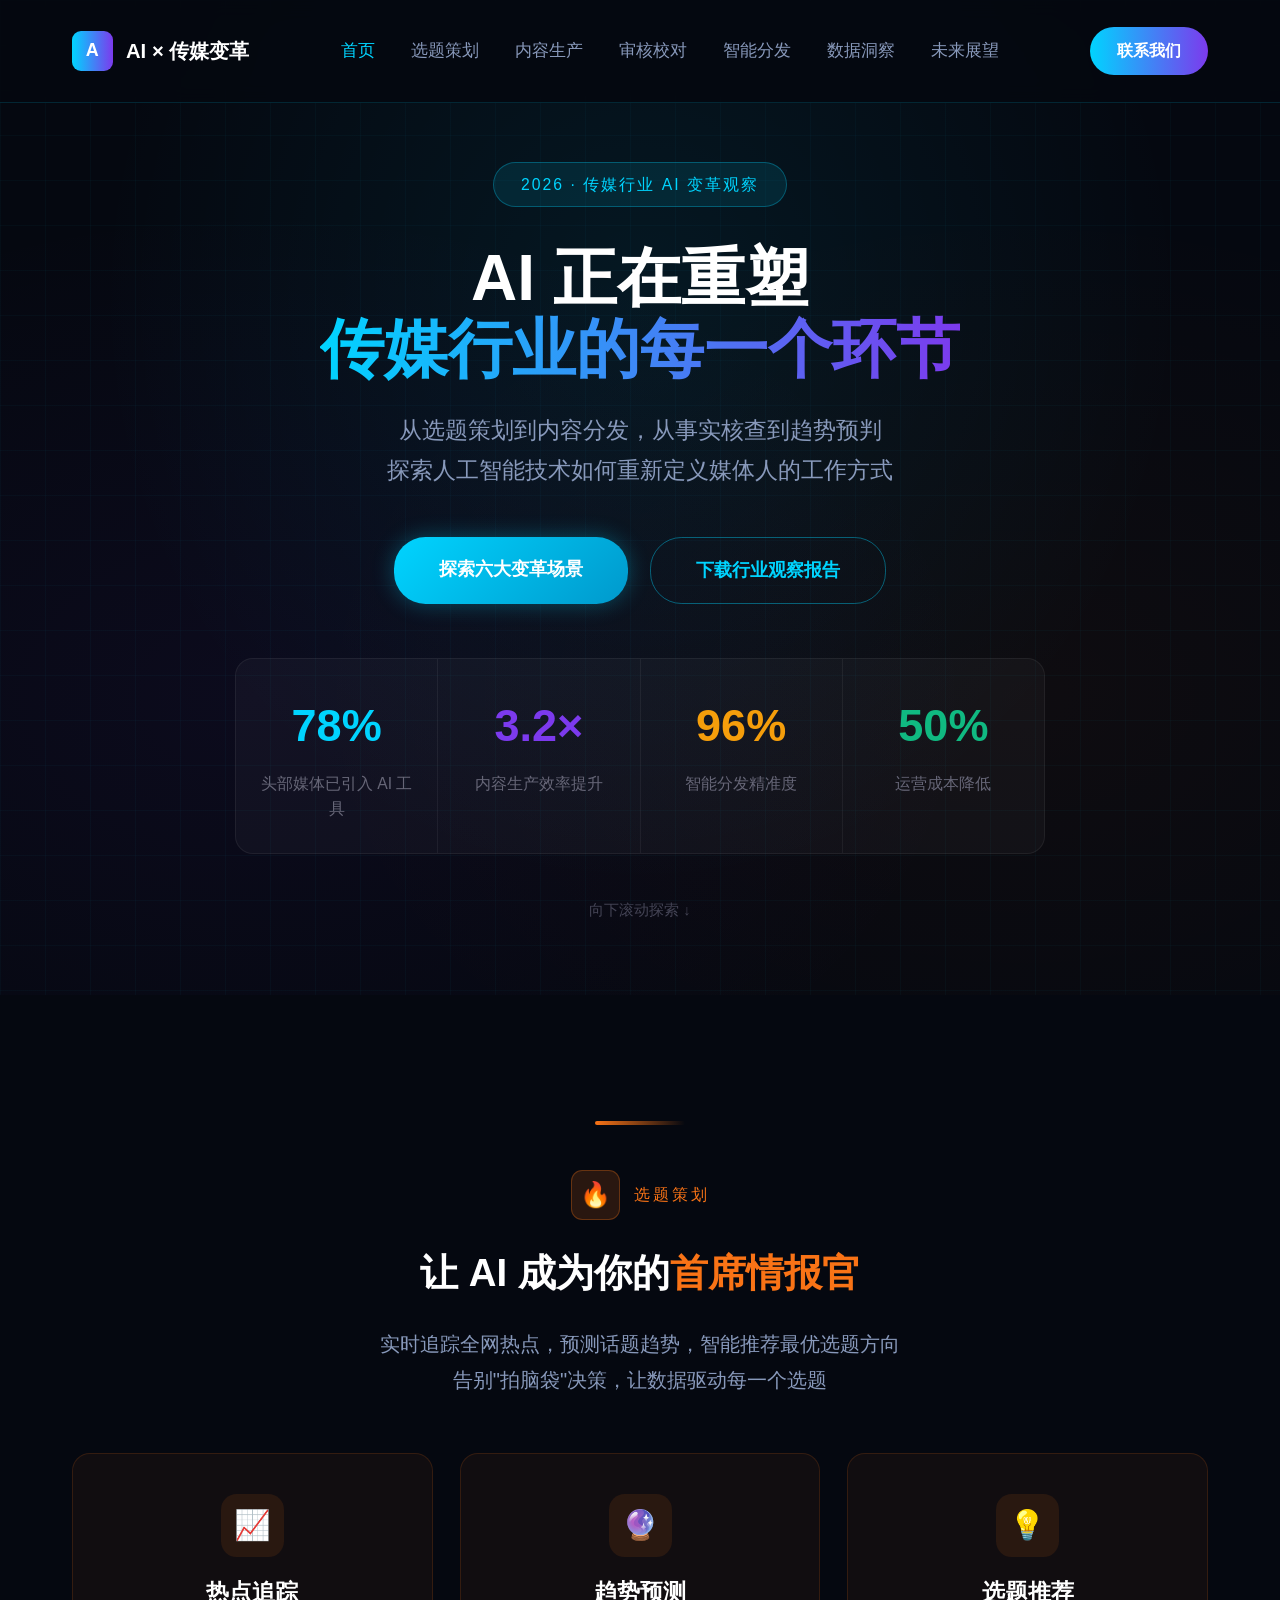
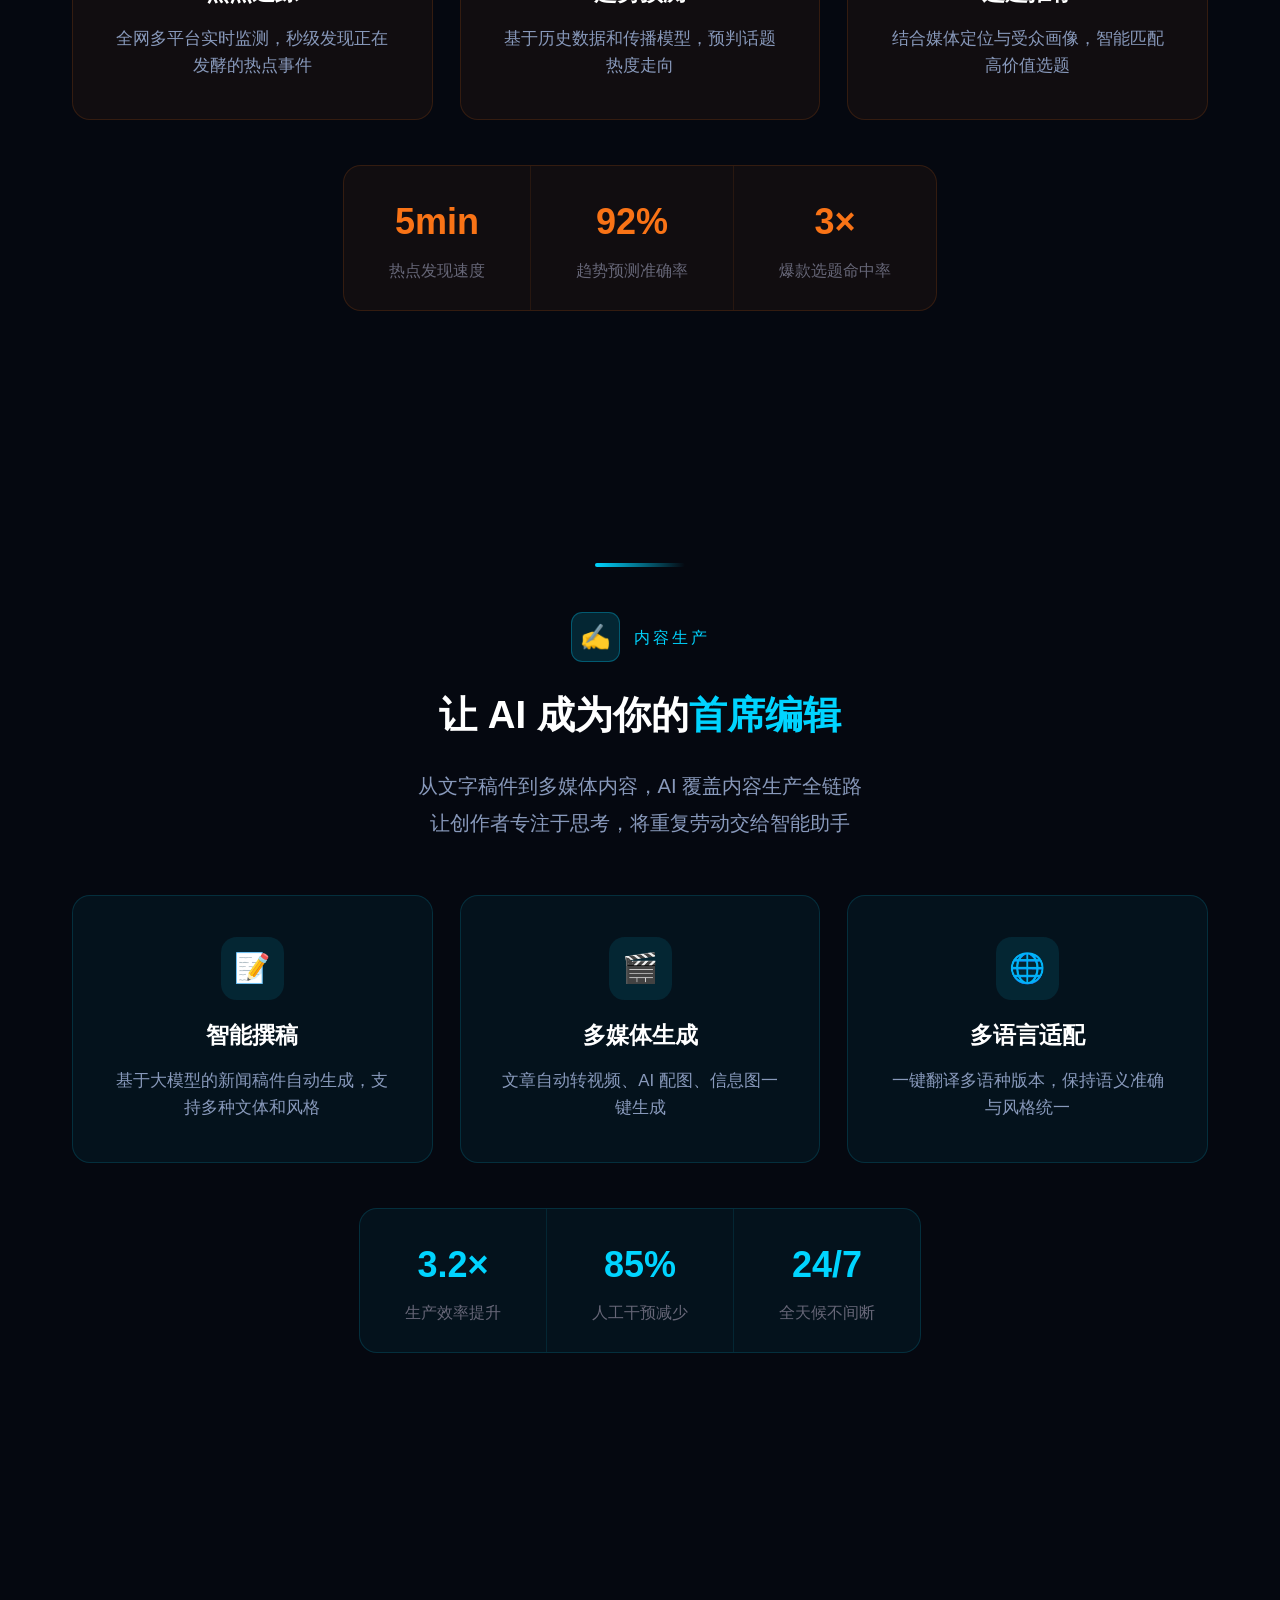
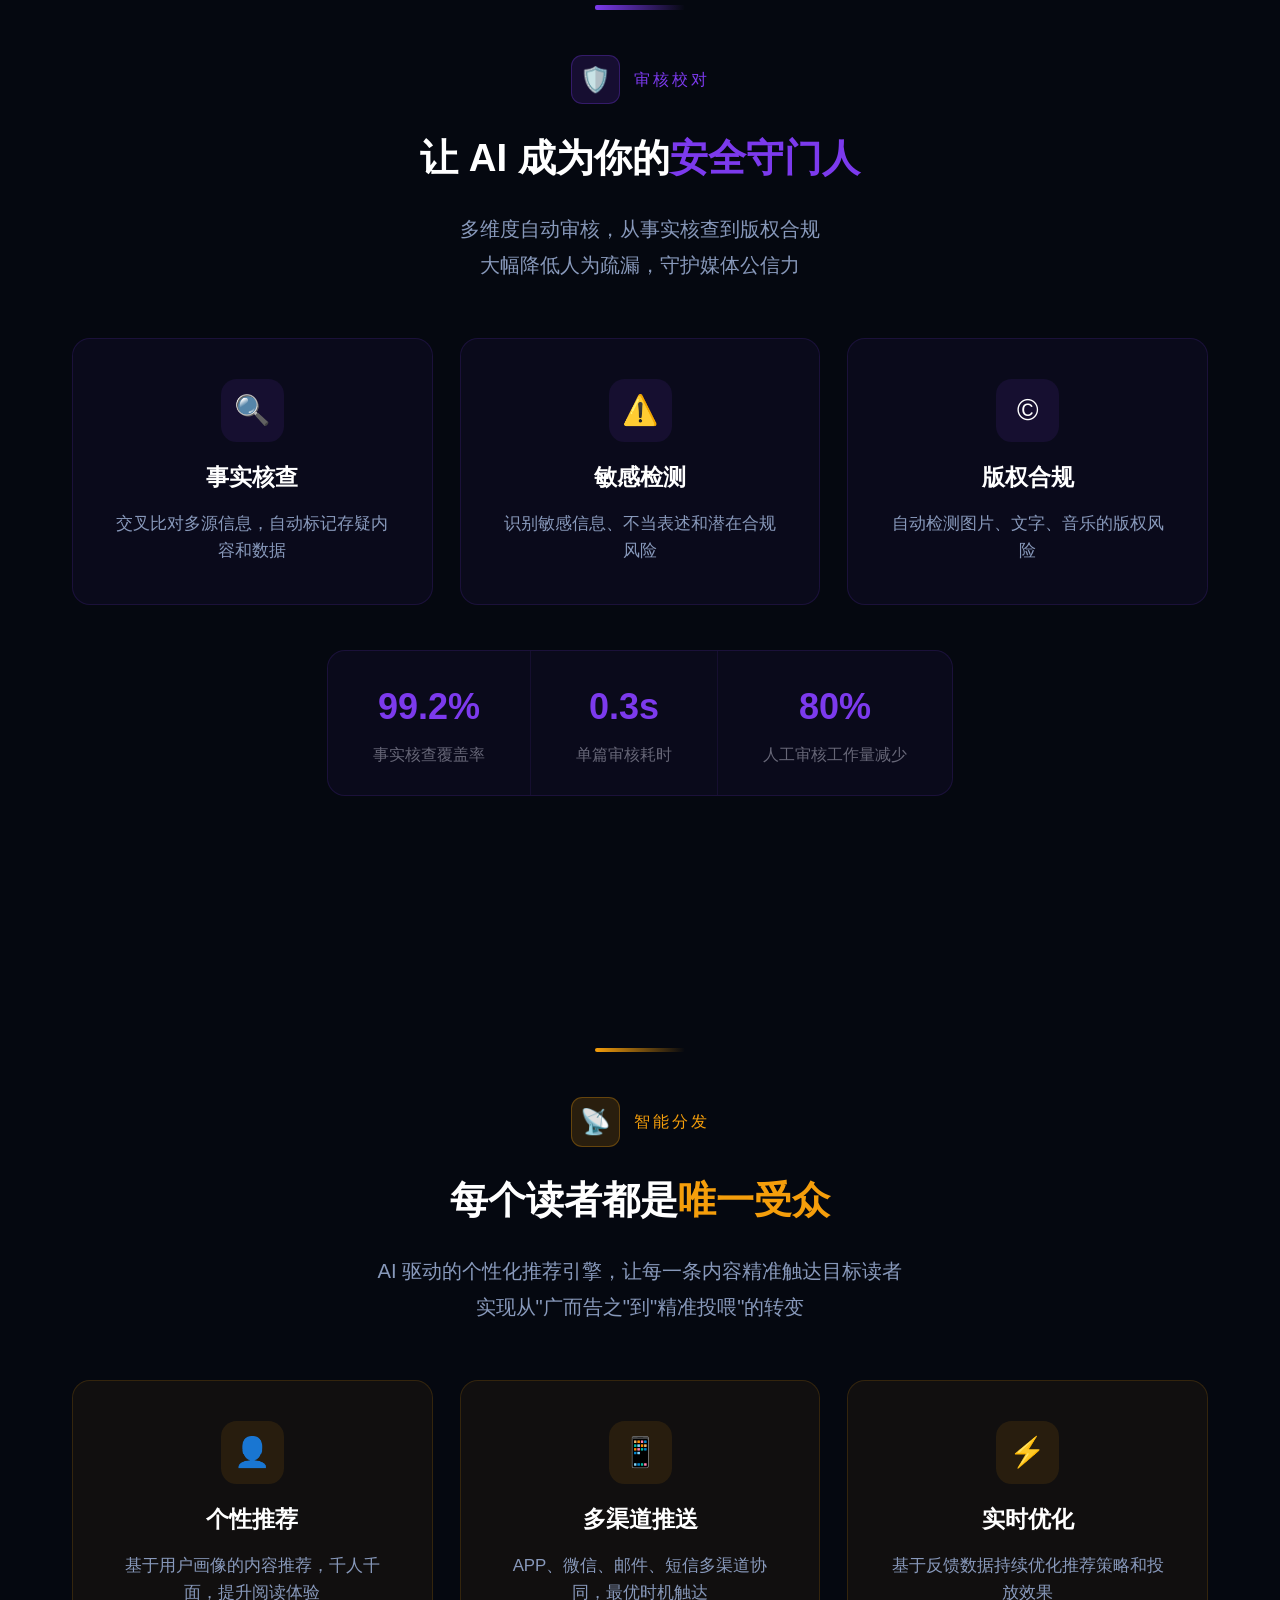
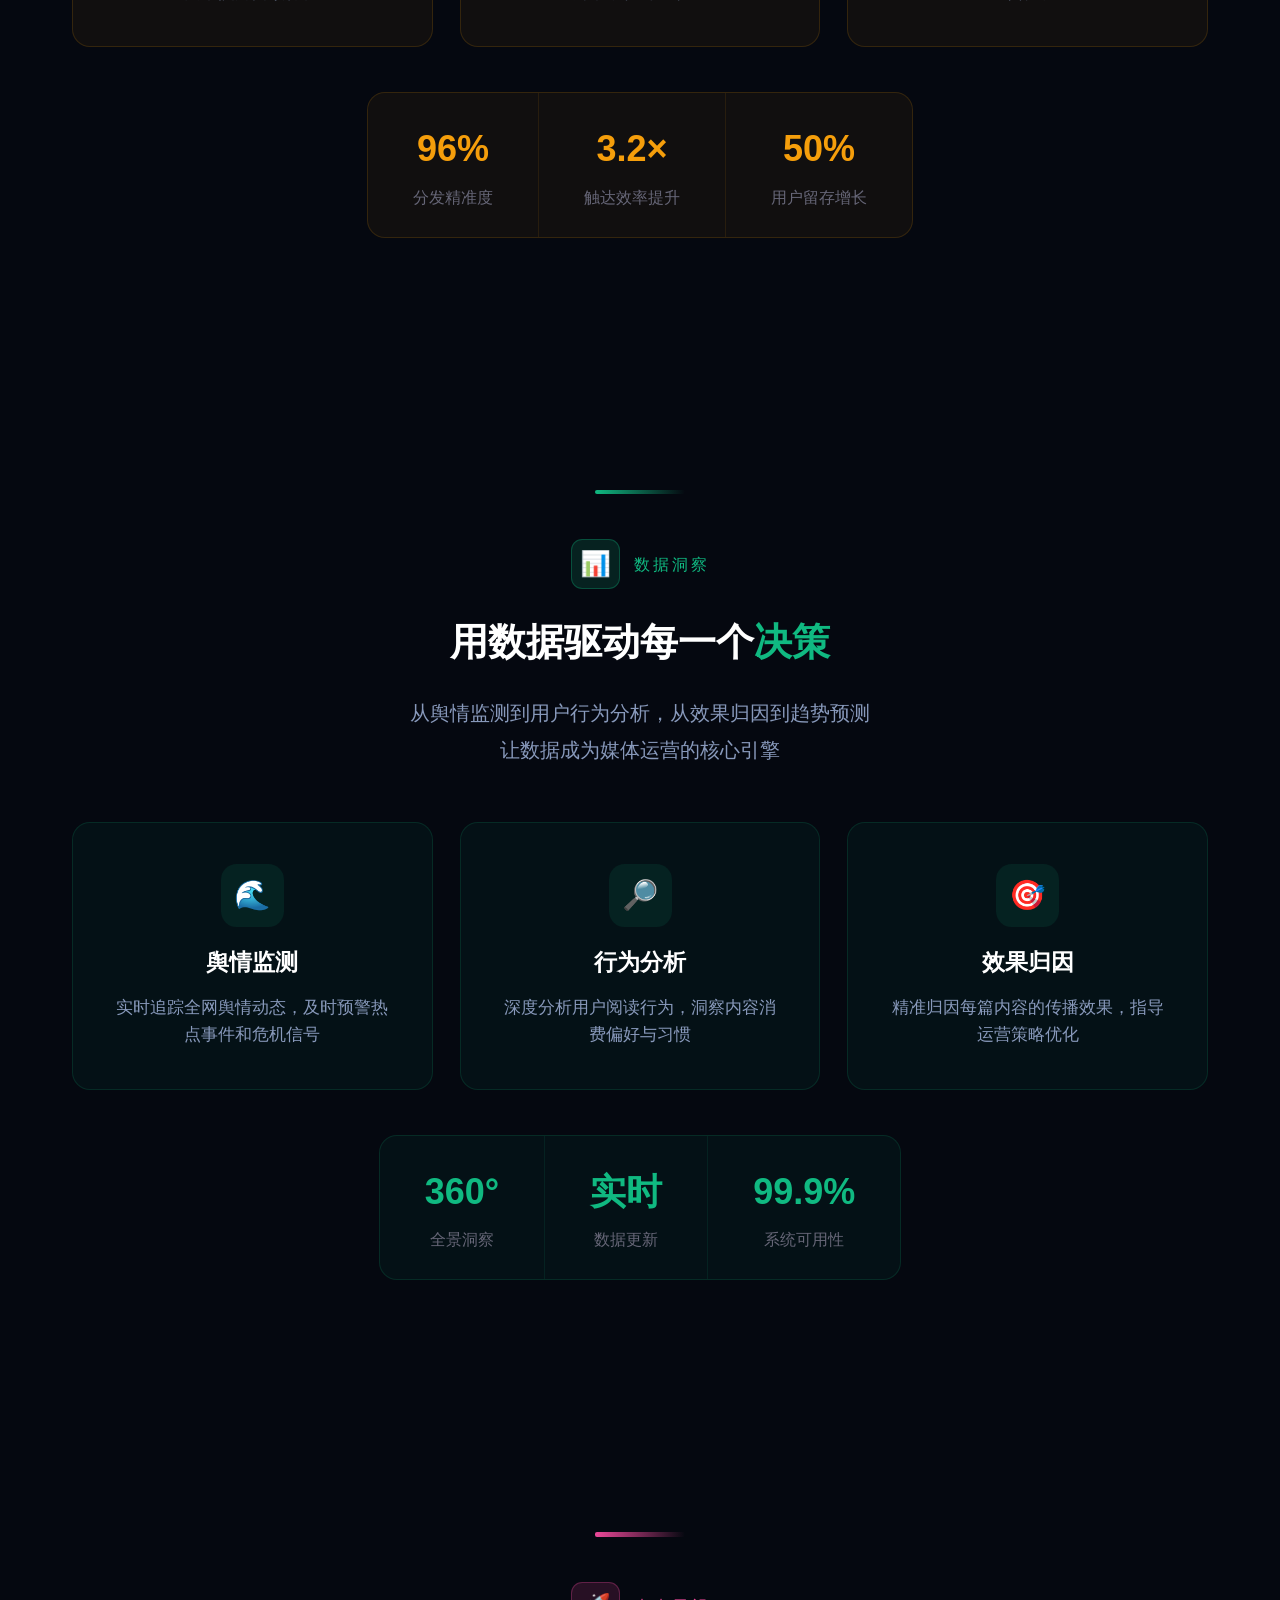
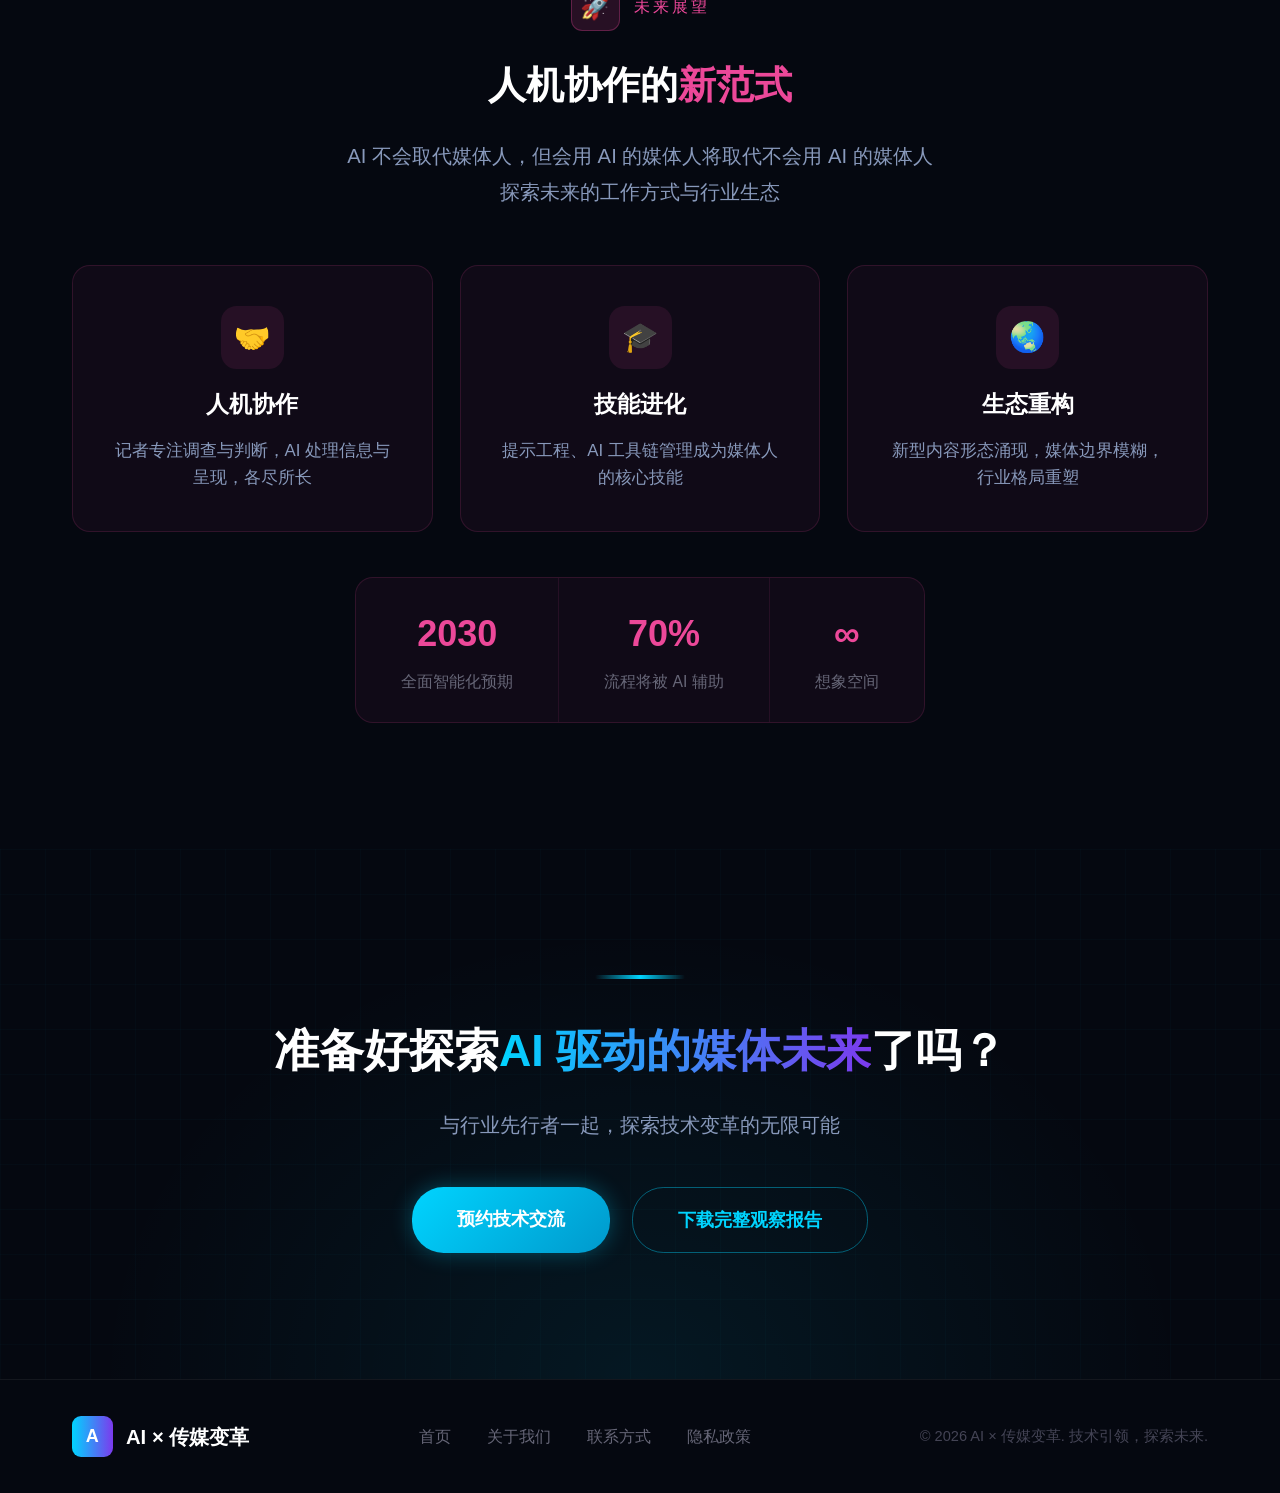
<file: index.html>
<!DOCTYPE html>
<html lang="zh-CN">
<head>
  <meta charset="UTF-8">
  <meta name="viewport" content="width=device-width, initial-scale=1.0">
  <meta name="description" content="探索AI如何重塑传媒行业——从选题策划到内容分发，了解人工智能对媒体人工作方式的六大变革">
  <meta name="keywords" content="AI,人工智能,传媒行业,新闻媒体,内容生产,智能分发">
  <meta name="author" content="HW">
  <meta property="og:title" content="AI 正在重塑传媒行业">
  <meta property="og:description" content="探索AI如何重塑传媒行业——从选题策划到内容分发">
  <meta property="og:type" content="website">
  <link rel="canonical" href="./">
  <title>AI 正在重塑传媒行业</title>
  <link rel="stylesheet" href="styles.css">
</head>
<body>
  <nav class="navbar">
    <div class="navbar__logo">
      <div class="navbar__logo-icon">A</div>
      <span class="navbar__logo-text">AI × 传媒变革</span>
    </div>
    <div class="navbar__links">
      <a href="#" class="navbar__link navbar__link--active">首页</a>
      <a href="#topic" class="navbar__link">选题策划</a>
      <a href="#produce" class="navbar__link">内容生产</a>
      <a href="#review" class="navbar__link">审核校对</a>
      <a href="#distribute" class="navbar__link">智能分发</a>
      <a href="#insight" class="navbar__link">数据洞察</a>
      <a href="#future" class="navbar__link">未来展望</a>
    </div>
    <a href="#cta" class="navbar__cta">联系我们</a>
  </nav>

  <section class="hero">
    <div class="hero__grid-bg"></div>
    <div class="hero__content">
      <div class="hero__badge">2026 · 传媒行业 AI 变革观察</div>
      <h1 class="hero__title">
        AI 正在重塑<br>
        <span class="hero__title-gradient">传媒行业的每一个环节</span>
      </h1>
      <p class="hero__subtitle">
        从选题策划到内容分发，从事实核查到趋势预判<br>
        探索人工智能技术如何重新定义媒体人的工作方式
      </p>
      <div class="hero__buttons">
        <a href="#topic" class="btn btn--primary">探索六大变革场景</a>
        <a href="#" class="btn btn--outline">下载行业观察报告</a>
      </div>
      <div class="hero__stats">
        <div class="hero__stat">
          <div class="hero__stat-value" style="color: var(--cyan)">78%</div>
          <div class="hero__stat-label">头部媒体已引入 AI 工具</div>
        </div>
        <div class="hero__stat">
          <div class="hero__stat-value" style="color: var(--purple)">3.2×</div>
          <div class="hero__stat-label">内容生产效率提升</div>
        </div>
        <div class="hero__stat">
          <div class="hero__stat-value" style="color: var(--gold)">96%</div>
          <div class="hero__stat-label">智能分发精准度</div>
        </div>
        <div class="hero__stat">
          <div class="hero__stat-value" style="color: var(--green)">50%</div>
          <div class="hero__stat-label">运营成本降低</div>
        </div>
      </div>
      <div class="hero__scroll-hint">向下滚动探索 ↓</div>
    </div>
  </section>

  <section id="topic" class="scene scene--orange" aria-labelledby="topic-title">
    <div class="scene__divider"></div>
    <div class="scene__label">
      <div class="scene__icon">🔥</div>
      <span class="scene__label-text">选题策划</span>
    </div>
    <h2 id="topic-title" class="scene__title">让 AI 成为你的<em>首席情报官</em></h2>
    <p class="scene__desc">实时追踪全网热点，预测话题趋势，智能推荐最优选题方向<br>告别"拍脑袋"决策，让数据驱动每一个选题</p>
    <div class="scene__cards">
      <a href="hot-tracking.html" class="scene__card">
        <div class="scene__card-icon">📈</div>
        <div class="scene__card-title">热点追踪</div>
        <div class="scene__card-desc">全网多平台实时监测，秒级发现正在发酵的热点事件</div>
      </a>
      <a href="trend-prediction.html" class="scene__card">
        <div class="scene__card-icon">🔮</div>
        <div class="scene__card-title">趋势预测</div>
        <div class="scene__card-desc">基于历史数据和传播模型，预判话题热度走向</div>
      </a>
      <a href="topic-recommendation.html" class="scene__card">
        <div class="scene__card-icon">💡</div>
        <div class="scene__card-title">选题推荐</div>
        <div class="scene__card-desc">结合媒体定位与受众画像，智能匹配高价值选题</div>
      </a>
    </div>
    <div class="scene__data">
      <div class="scene__data-item">
        <div class="scene__data-value">5min</div>
        <div class="scene__data-label">热点发现速度</div>
      </div>
      <div class="scene__data-item">
        <div class="scene__data-value">92%</div>
        <div class="scene__data-label">趋势预测准确率</div>
      </div>
      <div class="scene__data-item">
        <div class="scene__data-value">3×</div>
        <div class="scene__data-label">爆款选题命中率</div>
      </div>
    </div>
  </section>

  <section id="produce" class="scene scene--cyan" aria-labelledby="produce-title">
    <div class="scene__divider"></div>
    <div class="scene__label">
      <div class="scene__icon">✍️</div>
      <span class="scene__label-text">内容生产</span>
    </div>
    <h2 id="produce-title" class="scene__title">让 AI 成为你的<em>首席编辑</em></h2>
    <p class="scene__desc">从文字稿件到多媒体内容，AI 覆盖内容生产全链路<br>让创作者专注于思考，将重复劳动交给智能助手</p>
    <div class="scene__cards">
      <a href="smart-writing.html" class="scene__card">
        <div class="scene__card-icon">📝</div>
        <div class="scene__card-title">智能撰稿</div>
        <div class="scene__card-desc">基于大模型的新闻稿件自动生成，支持多种文体和风格</div>
      </a>
      <a href="content-production.html#multimedia-generation" class="scene__card">
        <div class="scene__card-icon">🎬</div>
        <div class="scene__card-title">多媒体生成</div>
        <div class="scene__card-desc">文章自动转视频、AI 配图、信息图一键生成</div>
      </a>
      <a href="content-production.html#multilingual-adaptation" class="scene__card">
        <div class="scene__card-icon">🌐</div>
        <div class="scene__card-title">多语言适配</div>
        <div class="scene__card-desc">一键翻译多语种版本，保持语义准确与风格统一</div>
      </a>
    </div>
    <div class="scene__data">
      <div class="scene__data-item">
        <div class="scene__data-value">3.2×</div>
        <div class="scene__data-label">生产效率提升</div>
      </div>
      <div class="scene__data-item">
        <div class="scene__data-value">85%</div>
        <div class="scene__data-label">人工干预减少</div>
      </div>
      <div class="scene__data-item">
        <div class="scene__data-value">24/7</div>
        <div class="scene__data-label">全天候不间断</div>
      </div>
    </div>
  </section>

  <section id="review" class="scene scene--purple" aria-labelledby="review-title">
    <div class="scene__divider"></div>
    <div class="scene__label">
      <div class="scene__icon">🛡️</div>
      <span class="scene__label-text">审核校对</span>
    </div>
    <h2 id="review-title" class="scene__title">让 AI 成为你的<em>安全守门人</em></h2>
    <p class="scene__desc">多维度自动审核，从事实核查到版权合规<br>大幅降低人为疏漏，守护媒体公信力</p>
    <div class="scene__cards">
      <a href="content-review.html#fact-checking" class="scene__card">
        <div class="scene__card-icon">🔍</div>
        <div class="scene__card-title">事实核查</div>
        <div class="scene__card-desc">交叉比对多源信息，自动标记存疑内容和数据</div>
      </a>
      <a href="content-review.html#sensitive-detection" class="scene__card">
        <div class="scene__card-icon">⚠️</div>
        <div class="scene__card-title">敏感检测</div>
        <div class="scene__card-desc">识别敏感信息、不当表述和潜在合规风险</div>
      </a>
      <a href="content-review.html#copyright-compliance" class="scene__card">
        <div class="scene__card-icon">©️</div>
        <div class="scene__card-title">版权合规</div>
        <div class="scene__card-desc">自动检测图片、文字、音乐的版权风险</div>
      </a>
    </div>
    <div class="scene__data">
      <div class="scene__data-item">
        <div class="scene__data-value">99.2%</div>
        <div class="scene__data-label">事实核查覆盖率</div>
      </div>
      <div class="scene__data-item">
        <div class="scene__data-value">0.3s</div>
        <div class="scene__data-label">单篇审核耗时</div>
      </div>
      <div class="scene__data-item">
        <div class="scene__data-value">80%</div>
        <div class="scene__data-label">人工审核工作量减少</div>
      </div>
    </div>
  </section>

  <section id="distribute" class="scene scene--gold" aria-labelledby="distribute-title">
    <div class="scene__divider"></div>
    <div class="scene__label">
      <div class="scene__icon">📡</div>
      <span class="scene__label-text">智能分发</span>
    </div>
    <h2 id="distribute-title" class="scene__title">每个读者都是<em>唯一受众</em></h2>
    <p class="scene__desc">AI 驱动的个性化推荐引擎，让每一条内容精准触达目标读者<br>实现从"广而告之"到"精准投喂"的转变</p>
    <div class="scene__cards">
      <a href="smart-distribution.html#personalized-recommendation" class="scene__card">
        <div class="scene__card-icon">👤</div>
        <div class="scene__card-title">个性推荐</div>
        <div class="scene__card-desc">基于用户画像的内容推荐，千人千面，提升阅读体验</div>
      </a>
      <a href="smart-distribution.html#multi-channel-push" class="scene__card">
        <div class="scene__card-icon">📱</div>
        <div class="scene__card-title">多渠道推送</div>
        <div class="scene__card-desc">APP、微信、邮件、短信多渠道协同，最优时机触达</div>
      </a>
      <a href="smart-distribution.html#real-time-optimization" class="scene__card">
        <div class="scene__card-icon">⚡</div>
        <div class="scene__card-title">实时优化</div>
        <div class="scene__card-desc">基于反馈数据持续优化推荐策略和投放效果</div>
      </a>
    </div>
    <div class="scene__data">
      <div class="scene__data-item">
        <div class="scene__data-value">96%</div>
        <div class="scene__data-label">分发精准度</div>
      </div>
      <div class="scene__data-item">
        <div class="scene__data-value">3.2×</div>
        <div class="scene__data-label">触达效率提升</div>
      </div>
      <div class="scene__data-item">
        <div class="scene__data-value">50%</div>
        <div class="scene__data-label">用户留存增长</div>
      </div>
    </div>
  </section>

  <section id="insight" class="scene scene--green" aria-labelledby="insight-title">
    <div class="scene__divider"></div>
    <div class="scene__label">
      <div class="scene__icon">📊</div>
      <span class="scene__label-text">数据洞察</span>
    </div>
    <h2 id="insight-title" class="scene__title">用数据驱动每一个<em>决策</em></h2>
    <p class="scene__desc">从舆情监测到用户行为分析，从效果归因到趋势预测<br>让数据成为媒体运营的核心引擎</p>
    <div class="scene__cards">
      <a href="data-insight.html#public-opinion" class="scene__card">
        <div class="scene__card-icon">🌊</div>
        <div class="scene__card-title">舆情监测</div>
        <div class="scene__card-desc">实时追踪全网舆情动态，及时预警热点事件和危机信号</div>
      </a>
      <a href="data-insight.html#behavior-analysis" class="scene__card">
        <div class="scene__card-icon">🔎</div>
        <div class="scene__card-title">行为分析</div>
        <div class="scene__card-desc">深度分析用户阅读行为，洞察内容消费偏好与习惯</div>
      </a>
      <a href="data-insight.html#effect-attribution" class="scene__card">
        <div class="scene__card-icon">🎯</div>
        <div class="scene__card-title">效果归因</div>
        <div class="scene__card-desc">精准归因每篇内容的传播效果，指导运营策略优化</div>
      </a>
    </div>
    <div class="scene__data">
      <div class="scene__data-item">
        <div class="scene__data-value">360°</div>
        <div class="scene__data-label">全景洞察</div>
      </div>
      <div class="scene__data-item">
        <div class="scene__data-value">实时</div>
        <div class="scene__data-label">数据更新</div>
      </div>
      <div class="scene__data-item">
        <div class="scene__data-value">99.9%</div>
        <div class="scene__data-label">系统可用性</div>
      </div>
    </div>
  </section>

  <section id="future" class="scene scene--pink" aria-labelledby="future-title">
    <div class="scene__divider"></div>
    <div class="scene__label">
      <div class="scene__icon">🚀</div>
      <span class="scene__label-text">未来展望</span>
    </div>
    <h2 id="future-title" class="scene__title">人机协作的<em>新范式</em></h2>
    <p class="scene__desc">AI 不会取代媒体人，但会用 AI 的媒体人将取代不会用 AI 的媒体人<br>探索未来的工作方式与行业生态</p>
    <div class="scene__cards">
      <a href="future-outlook.html#human-ai-collaboration" class="scene__card">
        <div class="scene__card-icon">🤝</div>
        <div class="scene__card-title">人机协作</div>
        <div class="scene__card-desc">记者专注调查与判断，AI 处理信息与呈现，各尽所长</div>
      </a>
      <a href="future-outlook.html#skill-evolution" class="scene__card">
        <div class="scene__card-icon">🎓</div>
        <div class="scene__card-title">技能进化</div>
        <div class="scene__card-desc">提示工程、AI 工具链管理成为媒体人的核心技能</div>
      </a>
      <a href="future-outlook.html#ecosystem-reconstruction" class="scene__card">
        <div class="scene__card-icon">🌏</div>
        <div class="scene__card-title">生态重构</div>
        <div class="scene__card-desc">新型内容形态涌现，媒体边界模糊，行业格局重塑</div>
      </a>
    </div>
    <div class="scene__data">
      <div class="scene__data-item">
        <div class="scene__data-value">2030</div>
        <div class="scene__data-label">全面智能化预期</div>
      </div>
      <div class="scene__data-item">
        <div class="scene__data-value">70%</div>
        <div class="scene__data-label">流程将被 AI 辅助</div>
      </div>
      <div class="scene__data-item">
        <div class="scene__data-value">∞</div>
        <div class="scene__data-label">想象空间</div>
      </div>
    </div>
  </section>

  <section id="cta" class="cta-section">
    <div class="cta-section__grid-bg"></div>
    <div class="cta-section__content">
      <div class="cta-section__divider"></div>
      <h2 class="cta-section__title">
        准备好探索<span class="cta-section__title-gradient">AI 驱动的媒体未来</span>了吗？
      </h2>
      <p class="cta-section__subtitle">与行业先行者一起，探索技术变革的无限可能</p>
      <div class="cta-section__buttons">
        <a href="#" class="btn btn--primary">预约技术交流</a>
        <a href="#" class="btn btn--outline">下载完整观察报告</a>
      </div>
    </div>
  </section>

  <footer class="footer">
    <div class="footer__inner">
      <div class="navbar__logo">
        <div class="navbar__logo-icon">A</div>
        <span class="navbar__logo-text">AI × 传媒变革</span>
      </div>
      <div class="footer__links">
        <a href="#">首页</a>
        <a href="#">关于我们</a>
        <a href="#">联系方式</a>
        <a href="#">隐私政策</a>
      </div>
      <div class="footer__copyright">© 2026 AI × 传媒变革. 技术引领，探索未来.</div>
    </div>
  </footer>
  <script src="scripts.js"></script>
</body>
</html>
</file>
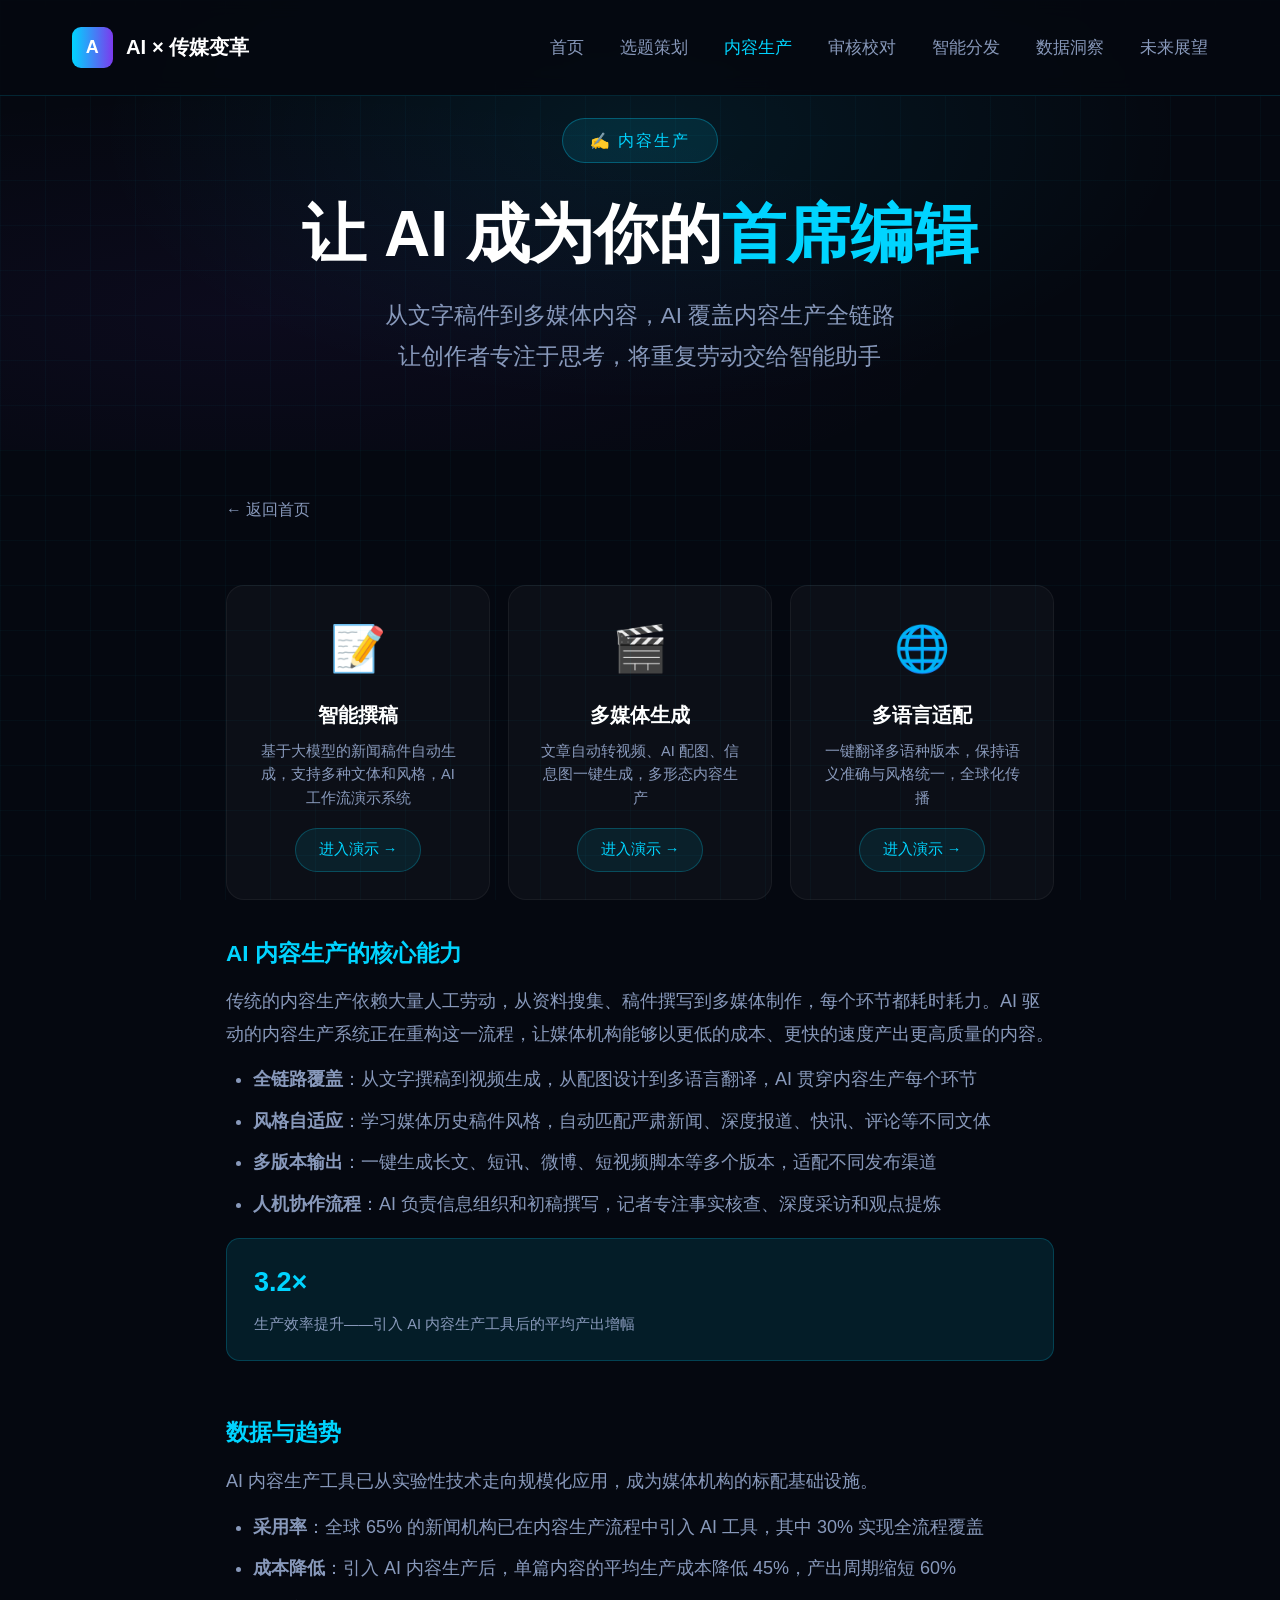
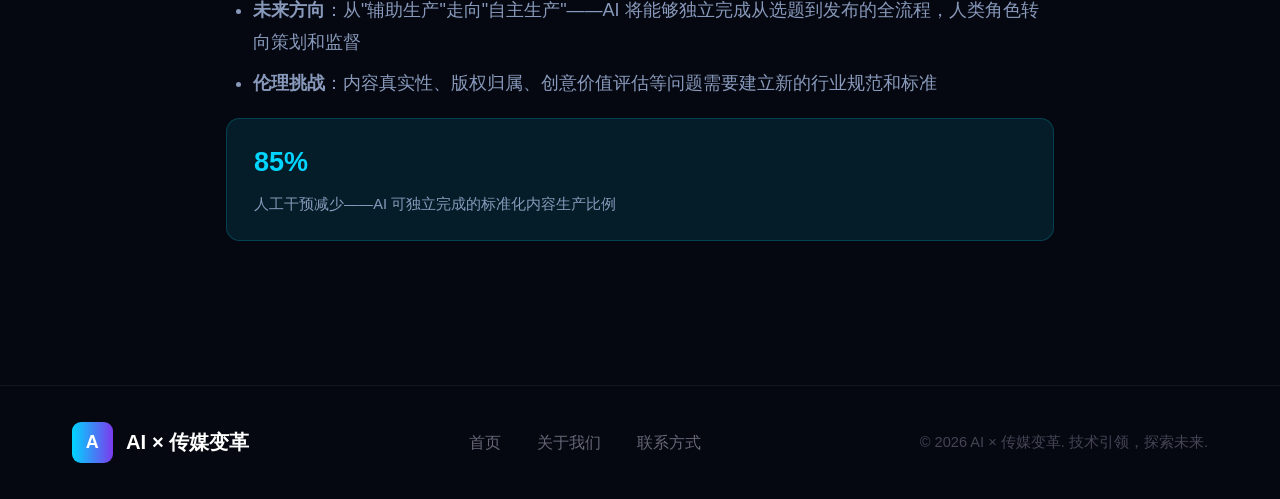
<file: content-production.html>
<!DOCTYPE html>
<html lang="zh-CN">
<head>
  <meta charset="UTF-8">
  <meta name="viewport" content="width=device-width, initial-scale=1.0">
  <meta name="description" content="AI如何革新传媒内容生产——智能撰稿、多媒体生成、多语言适配">
  <title>内容生产 | AI × 传媒变革</title>
  <link rel="stylesheet" href="styles.css">
  <style>
    .detail-hero {
      min-height: 50vh; padding-top: 5rem;
      display: flex; align-items: center; justify-content: center; text-align: center;
      background: radial-gradient(ellipse at 50% 30%, color-mix(in srgb, var(--theme-color) 8%, transparent) 0%, transparent 60%),
        radial-gradient(ellipse at 20% 70%, rgba(124, 58, 237, 0.06) 0%, transparent 50%);
    }
    .detail-content { max-width: min(90vw, 50rem); margin: 0 auto; padding: 2.5rem 2rem 5rem; }
    .detail-section { margin-bottom: 3rem; }
    .detail-section h3 { font-size: 1.25rem; margin-bottom: 0.75rem; color: var(--theme-color, var(--cyan)); }
    .detail-section p { color: var(--text-secondary); line-height: 1.8; margin-bottom: 0.75rem; }
    .detail-section ul { color: var(--text-secondary); line-height: 1.8; padding-left: 1.5rem; }
    .detail-section li { margin-bottom: 0.5rem; }
    .detail-back { display: inline-flex; align-items: center; gap: 0.5rem; color: var(--text-secondary); font-size: 0.875rem; margin-bottom: 1.5rem; transition: color 0.3s; }
    .detail-back:hover { color: var(--cyan); }
    .detail-highlight { background: color-mix(in srgb, var(--theme-color) 10%, transparent); border: 1px solid color-mix(in srgb, var(--theme-color) 20%, transparent); border-radius: 0.75rem; padding: 1.25rem 1.5rem; margin: 1rem 0; }
    .detail-highlight strong { color: var(--theme-color); font-size: 1.5rem; display: block; margin-bottom: 0.25rem; }
    .detail-highlight span { color: var(--text-secondary); font-size: 0.8125rem; }
    .sub-page-cards {
      display: grid;
      grid-template-columns: repeat(3, 1fr);
      gap: 1rem;
      margin: 2rem 0;
    }
    @media (max-width: 768px) { .sub-page-cards { grid-template-columns: 1fr; } }
    .sub-page-card {
      background: var(--bg-card);
      border: 1px solid rgba(255,255,255,0.05);
      border-radius: 1rem;
      padding: 1.5rem;
      text-align: center;
      transition: all 0.3s;
      cursor: pointer;
      text-decoration: none;
      color: inherit;
      display: block;
    }
    .sub-page-card:hover {
      transform: translateY(-4px);
      border-color: rgba(6, 182, 212, 0.3);
      box-shadow: 0 8px 32px rgba(6, 182, 212, 0.1);
    }
    .sub-page-card__icon { font-size: 2.5rem; margin-bottom: 0.75rem; }
    .sub-page-card__title { font-size: 1.125rem; font-weight: 600; margin-bottom: 0.5rem; }
    .sub-page-card__desc { font-size: 0.8125rem; color: var(--text-secondary); line-height: 1.6; }
    .sub-page-card__cta {
      display: inline-block;
      margin-top: 1rem;
      padding: 0.5rem 1.25rem;
      border-radius: 2rem;
      font-size: 0.8125rem;
      background: rgba(6, 182, 212, 0.1);
      border: 1px solid rgba(6, 182, 212, 0.3);
      color: var(--cyan);
      transition: all 0.3s;
    }
    .sub-page-card:hover .sub-page-card__cta {
      background: var(--cyan);
      color: #fff;
    }
  </style>
</head>
<body style="--theme-color: var(--cyan);">
  <nav class="navbar">
    <div class="navbar__logo">
      <div class="navbar__logo-icon">A</div>
      <span class="navbar__logo-text">AI × 传媒变革</span>
    </div>
    <div class="navbar__links">
      <a href="index.html" class="navbar__link">首页</a>
      <a href="index.html#topic" class="navbar__link">选题策划</a>
      <a href="index.html#produce" class="navbar__link navbar__link--active">内容生产</a>
      <a href="index.html#review" class="navbar__link">审核校对</a>
      <a href="index.html#distribute" class="navbar__link">智能分发</a>
      <a href="index.html#insight" class="navbar__link">数据洞察</a>
      <a href="index.html#future" class="navbar__link">未来展望</a>
    </div>
  </nav>

  <section class="detail-hero">
    <div class="hero__grid-bg"></div>
    <div class="hero__content">
      <div class="hero__badge">✍️ 内容生产</div>
      <h1 class="hero__title">让 AI 成为你的<span style="color: var(--cyan)">首席编辑</span></h1>
      <p class="hero__subtitle">从文字稿件到多媒体内容，AI 覆盖内容生产全链路<br>让创作者专注于思考，将重复劳动交给智能助手</p>
    </div>
  </section>

  <main class="detail-content">
    <a href="index.html" class="detail-back">← 返回首页</a>

    <div class="sub-page-cards">
      <a href="smart-writing.html" class="sub-page-card">
        <div class="sub-page-card__icon">📝</div>
        <div class="sub-page-card__title">智能撰稿</div>
        <div class="sub-page-card__desc">基于大模型的新闻稿件自动生成，支持多种文体和风格，AI 工作流演示系统</div>
        <div class="sub-page-card__cta">进入演示 →</div>
      </a>
      <a href="multimedia-generation.html" class="sub-page-card">
        <div class="sub-page-card__icon">🎬</div>
        <div class="sub-page-card__title">多媒体生成</div>
        <div class="sub-page-card__desc">文章自动转视频、AI 配图、信息图一键生成，多形态内容生产</div>
        <div class="sub-page-card__cta">进入演示 →</div>
      </a>
      <a href="multilingual-adaptation.html" class="sub-page-card">
        <div class="sub-page-card__icon">🌐</div>
        <div class="sub-page-card__title">多语言适配</div>
        <div class="sub-page-card__desc">一键翻译多语种版本，保持语义准确与风格统一，全球化传播</div>
        <div class="sub-page-card__cta">进入演示 →</div>
      </a>
    </div>

    <article class="detail-section">
      <h3>AI 内容生产的核心能力</h3>
      <p>传统的内容生产依赖大量人工劳动，从资料搜集、稿件撰写到多媒体制作，每个环节都耗时耗力。AI 驱动的内容生产系统正在重构这一流程，让媒体机构能够以更低的成本、更快的速度产出更高质量的内容。</p>
      <ul>
        <li><strong>全链路覆盖</strong>：从文字撰稿到视频生成，从配图设计到多语言翻译，AI 贯穿内容生产每个环节</li>
        <li><strong>风格自适应</strong>：学习媒体历史稿件风格，自动匹配严肃新闻、深度报道、快讯、评论等不同文体</li>
        <li><strong>多版本输出</strong>：一键生成长文、短讯、微博、短视频脚本等多个版本，适配不同发布渠道</li>
        <li><strong>人机协作流程</strong>：AI 负责信息组织和初稿撰写，记者专注事实核查、深度采访和观点提炼</li>
      </ul>
      <div class="detail-highlight">
        <strong>3.2×</strong>
        <span>生产效率提升——引入 AI 内容生产工具后的平均产出增幅</span>
      </div>
    </article>

    <article class="detail-section">
      <h3>数据与趋势</h3>
      <p>AI 内容生产工具已从实验性技术走向规模化应用，成为媒体机构的标配基础设施。</p>
      <ul>
        <li><strong>采用率</strong>：全球 65% 的新闻机构已在内容生产流程中引入 AI 工具，其中 30% 实现全流程覆盖</li>
        <li><strong>成本降低</strong>：引入 AI 内容生产后，单篇内容的平均生产成本降低 45%，产出周期缩短 60%</li>
        <li><strong>未来方向</strong>：从"辅助生产"走向"自主生产"——AI 将能够独立完成从选题到发布的全流程，人类角色转向策划和监督</li>
        <li><strong>伦理挑战</strong>：内容真实性、版权归属、创意价值评估等问题需要建立新的行业规范和标准</li>
      </ul>
      <div class="detail-highlight">
        <strong>85%</strong>
        <span>人工干预减少——AI 可独立完成的标准化内容生产比例</span>
      </div>
    </article>
  </main>

  <footer class="footer">
    <div class="footer__inner">
      <div class="navbar__logo">
        <div class="navbar__logo-icon">A</div>
        <span class="navbar__logo-text">AI × 传媒变革</span>
      </div>
      <div class="footer__links">
        <a href="index.html">首页</a>
        <a href="#">关于我们</a>
        <a href="#">联系方式</a>
      </div>
      <div class="footer__copyright">© 2026 AI × 传媒变革. 技术引领，探索未来.</div>
    </div>
  </footer>
  <script src="scripts.js"></script>
</body>
</html>
</file>
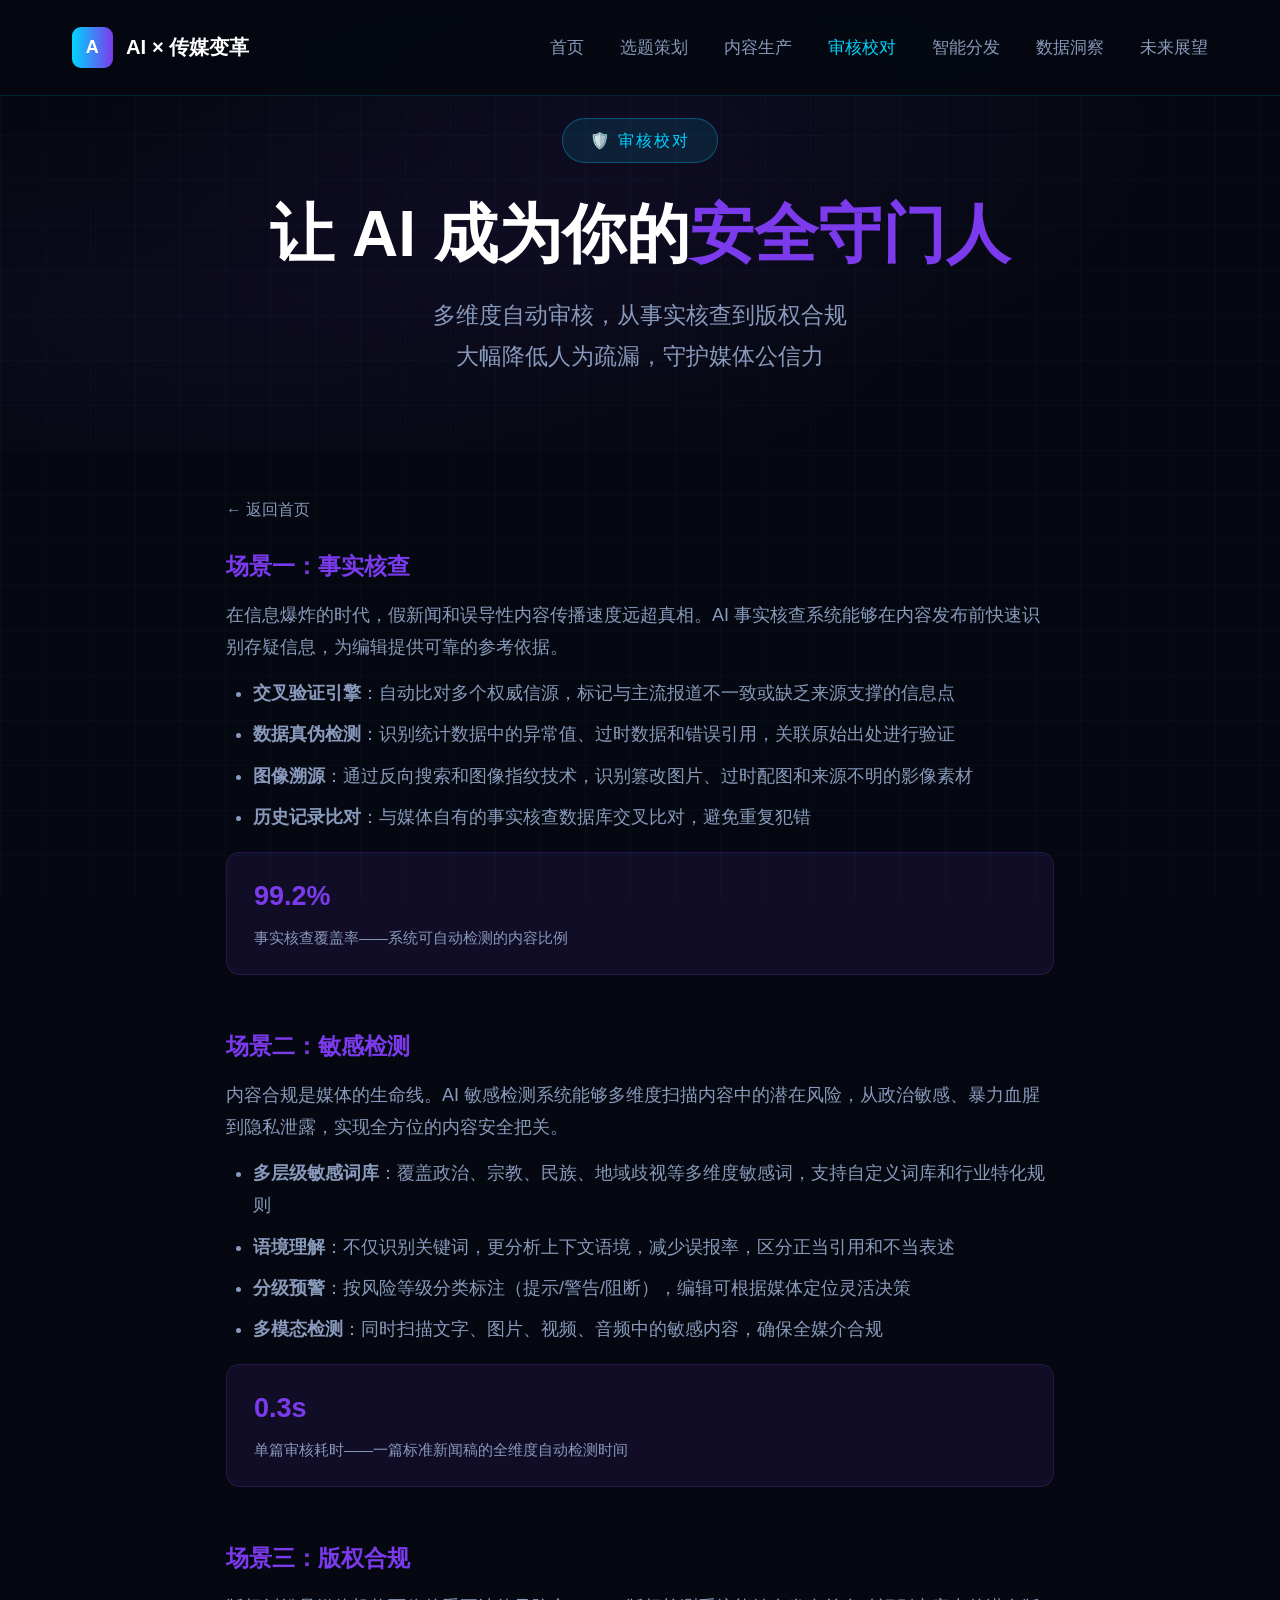
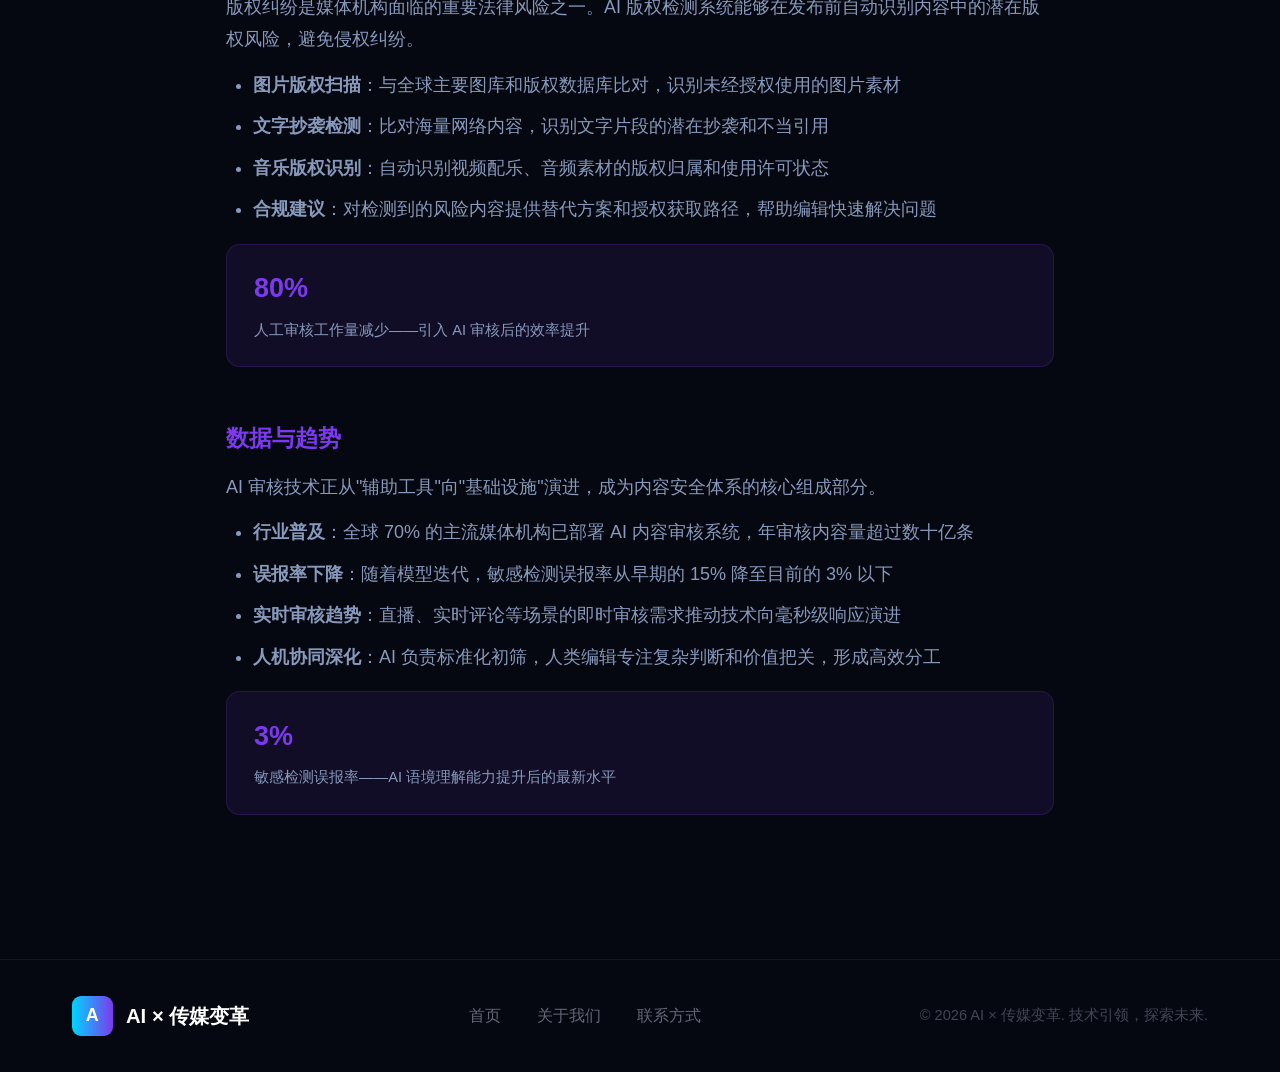
<file: content-review.html>
<!DOCTYPE html>
<html lang="zh-CN">
<head>
  <meta charset="UTF-8">
  <meta name="viewport" content="width=device-width, initial-scale=1.0">
  <meta name="description" content="AI如何革新传媒内容审核——事实核查、敏感检测、版权合规">
  <title>审核校对 | AI × 传媒变革</title>
  <link rel="stylesheet" href="styles.css">
  <style>
    .detail-hero {
      min-height: 50vh; padding-top: 5rem;
      display: flex; align-items: center; justify-content: center; text-align: center;
      background: radial-gradient(ellipse at 50% 30%, color-mix(in srgb, var(--theme-color) 8%, transparent) 0%, transparent 60%),
        radial-gradient(ellipse at 20% 70%, rgba(124, 58, 237, 0.06) 0%, transparent 50%);
    }
    .detail-content { max-width: min(90vw, 50rem); margin: 0 auto; padding: 2.5rem 2rem 5rem; }
    .detail-section { margin-bottom: 3rem; }
    .detail-section h3 { font-size: 1.25rem; margin-bottom: 0.75rem; color: var(--theme-color, var(--cyan)); }
    .detail-section p { color: var(--text-secondary); line-height: 1.8; margin-bottom: 0.75rem; }
    .detail-section ul { color: var(--text-secondary); line-height: 1.8; padding-left: 1.5rem; }
    .detail-section li { margin-bottom: 0.5rem; }
    .detail-back { display: inline-flex; align-items: center; gap: 0.5rem; color: var(--text-secondary); font-size: 0.875rem; margin-bottom: 1.5rem; transition: color 0.3s; }
    .detail-back:hover { color: var(--cyan); }
    .detail-highlight { background: color-mix(in srgb, var(--theme-color) 10%, transparent); border: 1px solid color-mix(in srgb, var(--theme-color) 20%, transparent); border-radius: 0.75rem; padding: 1.25rem 1.5rem; margin: 1rem 0; }
    .detail-highlight strong { color: var(--theme-color); font-size: 1.5rem; display: block; margin-bottom: 0.25rem; }
    .detail-highlight span { color: var(--text-secondary); font-size: 0.8125rem; }
  </style>
</head>
<body style="--theme-color: var(--purple);">
  <nav class="navbar">
    <div class="navbar__logo">
      <div class="navbar__logo-icon">A</div>
      <span class="navbar__logo-text">AI × 传媒变革</span>
    </div>
    <div class="navbar__links">
      <a href="index.html" class="navbar__link">首页</a>
      <a href="index.html#topic" class="navbar__link">选题策划</a>
      <a href="index.html#produce" class="navbar__link">内容生产</a>
      <a href="index.html#review" class="navbar__link navbar__link--active">审核校对</a>
      <a href="index.html#distribute" class="navbar__link">智能分发</a>
      <a href="index.html#insight" class="navbar__link">数据洞察</a>
      <a href="index.html#future" class="navbar__link">未来展望</a>
    </div>
  </nav>

  <section class="detail-hero">
    <div class="hero__grid-bg"></div>
    <div class="hero__content">
      <div class="hero__badge">🛡️ 审核校对</div>
      <h1 class="hero__title">让 AI 成为你的<span style="color: var(--purple)">安全守门人</span></h1>
      <p class="hero__subtitle">多维度自动审核，从事实核查到版权合规<br>大幅降低人为疏漏，守护媒体公信力</p>
    </div>
  </section>

  <main class="detail-content">
    <a href="index.html" class="detail-back">← 返回首页</a>

    <article class="detail-section" id="fact-checking">
      <h3>场景一：事实核查</h3>
      <p>在信息爆炸的时代，假新闻和误导性内容传播速度远超真相。AI 事实核查系统能够在内容发布前快速识别存疑信息，为编辑提供可靠的参考依据。</p>
      <ul>
        <li><strong>交叉验证引擎</strong>：自动比对多个权威信源，标记与主流报道不一致或缺乏来源支撑的信息点</li>
        <li><strong>数据真伪检测</strong>：识别统计数据中的异常值、过时数据和错误引用，关联原始出处进行验证</li>
        <li><strong>图像溯源</strong>：通过反向搜索和图像指纹技术，识别篡改图片、过时配图和来源不明的影像素材</li>
        <li><strong>历史记录比对</strong>：与媒体自有的事实核查数据库交叉比对，避免重复犯错</li>
      </ul>
      <div class="detail-highlight">
        <strong>99.2%</strong>
        <span>事实核查覆盖率——系统可自动检测的内容比例</span>
      </div>
    </article>

    <article class="detail-section" id="sensitive-detection">
      <h3>场景二：敏感检测</h3>
      <p>内容合规是媒体的生命线。AI 敏感检测系统能够多维度扫描内容中的潜在风险，从政治敏感、暴力血腥到隐私泄露，实现全方位的内容安全把关。</p>
      <ul>
        <li><strong>多层级敏感词库</strong>：覆盖政治、宗教、民族、地域歧视等多维度敏感词，支持自定义词库和行业特化规则</li>
        <li><strong>语境理解</strong>：不仅识别关键词，更分析上下文语境，减少误报率，区分正当引用和不当表述</li>
        <li><strong>分级预警</strong>：按风险等级分类标注（提示/警告/阻断），编辑可根据媒体定位灵活决策</li>
        <li><strong>多模态检测</strong>：同时扫描文字、图片、视频、音频中的敏感内容，确保全媒介合规</li>
      </ul>
      <div class="detail-highlight">
        <strong>0.3s</strong>
        <span>单篇审核耗时——一篇标准新闻稿的全维度自动检测时间</span>
      </div>
    </article>

    <article class="detail-section" id="copyright-compliance">
      <h3>场景三：版权合规</h3>
      <p>版权纠纷是媒体机构面临的重要法律风险之一。AI 版权检测系统能够在发布前自动识别内容中的潜在版权风险，避免侵权纠纷。</p>
      <ul>
        <li><strong>图片版权扫描</strong>：与全球主要图库和版权数据库比对，识别未经授权使用的图片素材</li>
        <li><strong>文字抄袭检测</strong>：比对海量网络内容，识别文字片段的潜在抄袭和不当引用</li>
        <li><strong>音乐版权识别</strong>：自动识别视频配乐、音频素材的版权归属和使用许可状态</li>
        <li><strong>合规建议</strong>：对检测到的风险内容提供替代方案和授权获取路径，帮助编辑快速解决问题</li>
      </ul>
      <div class="detail-highlight">
        <strong>80%</strong>
        <span>人工审核工作量减少——引入 AI 审核后的效率提升</span>
      </div>
    </article>

    <article class="detail-section">
      <h3>数据与趋势</h3>
      <p>AI 审核技术正从"辅助工具"向"基础设施"演进，成为内容安全体系的核心组成部分。</p>
      <ul>
        <li><strong>行业普及</strong>：全球 70% 的主流媒体机构已部署 AI 内容审核系统，年审核内容量超过数十亿条</li>
        <li><strong>误报率下降</strong>：随着模型迭代，敏感检测误报率从早期的 15% 降至目前的 3% 以下</li>
        <li><strong>实时审核趋势</strong>：直播、实时评论等场景的即时审核需求推动技术向毫秒级响应演进</li>
        <li><strong>人机协同深化</strong>：AI 负责标准化初筛，人类编辑专注复杂判断和价值把关，形成高效分工</li>
      </ul>
      <div class="detail-highlight">
        <strong>3%</strong>
        <span>敏感检测误报率——AI 语境理解能力提升后的最新水平</span>
      </div>
    </article>
  </main>

  <footer class="footer">
    <div class="footer__inner">
      <div class="navbar__logo">
        <div class="navbar__logo-icon">A</div>
        <span class="navbar__logo-text">AI × 传媒变革</span>
      </div>
      <div class="footer__links">
        <a href="index.html">首页</a>
        <a href="#">关于我们</a>
        <a href="#">联系方式</a>
      </div>
      <div class="footer__copyright">© 2026 AI × 传媒变革. 技术引领，探索未来.</div>
    </div>
  </footer>
  <script src="scripts.js"></script>
</body>
</html>
</file>
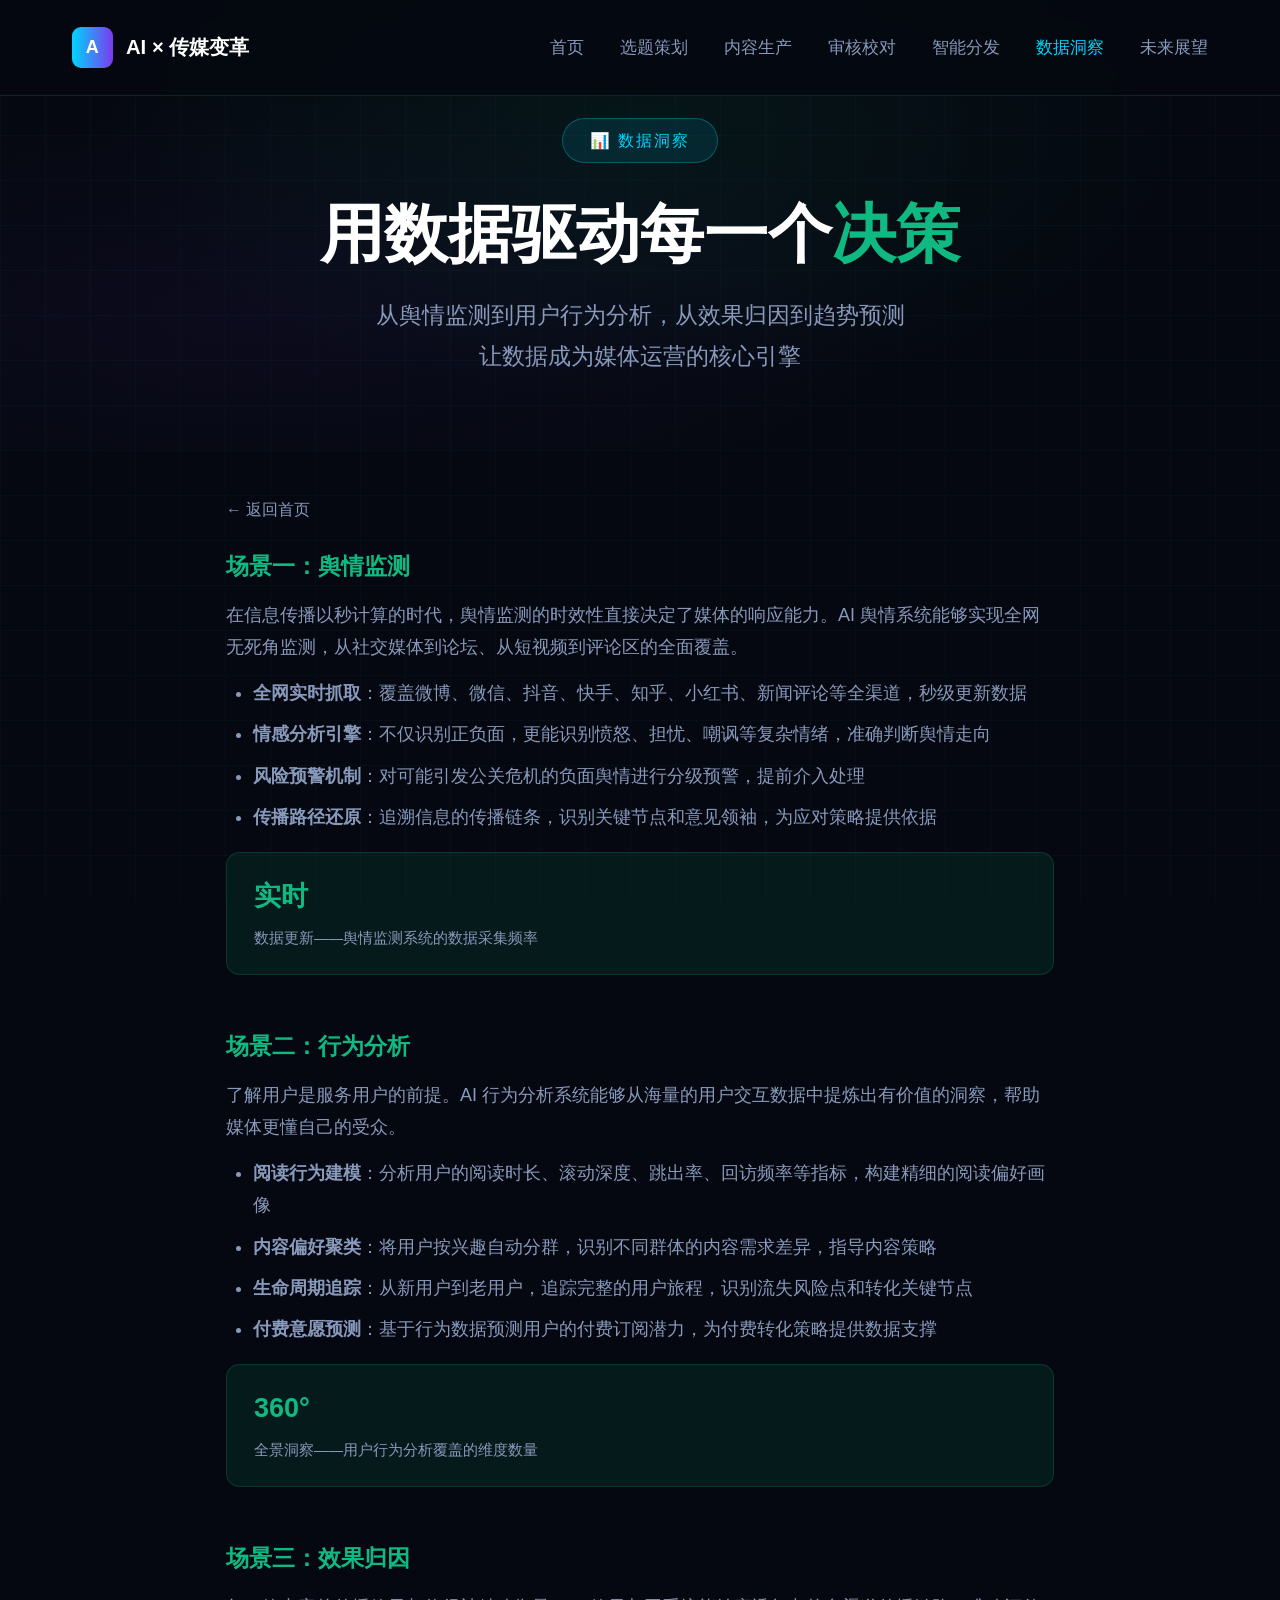
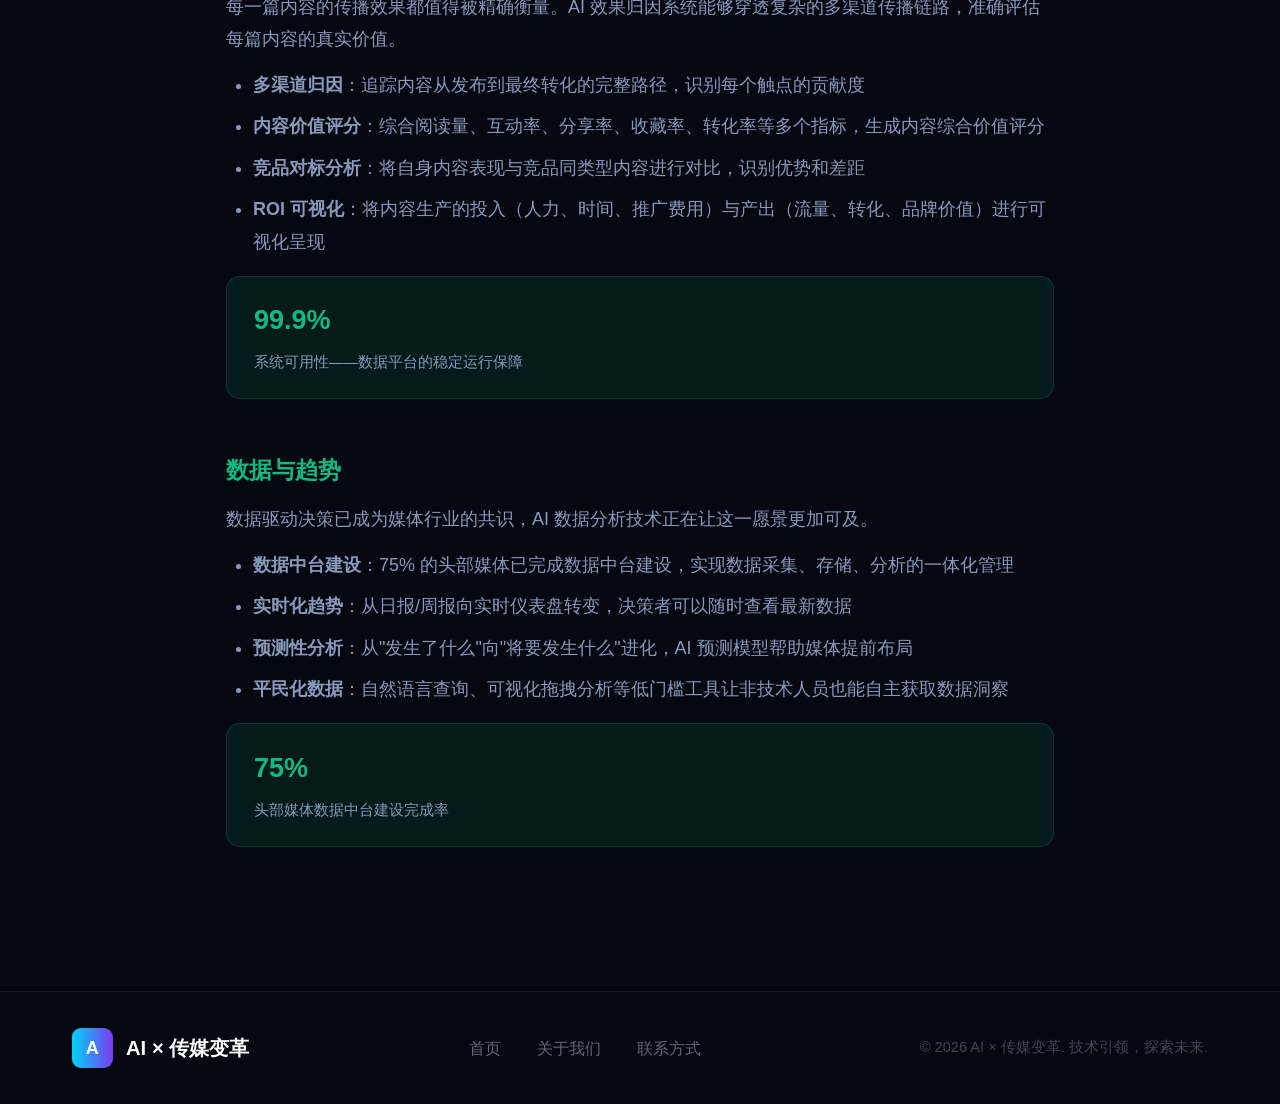
<file: data-insight.html>
<!DOCTYPE html>
<html lang="zh-CN">
<head>
  <meta charset="UTF-8">
  <meta name="viewport" content="width=device-width, initial-scale=1.0">
  <meta name="description" content="AI如何革新传媒数据洞察——舆情监测、行为分析、效果归因">
  <title>数据洞察 | AI × 传媒变革</title>
  <link rel="stylesheet" href="styles.css">
  <style>
    .detail-hero {
      min-height: 50vh; padding-top: 5rem;
      display: flex; align-items: center; justify-content: center; text-align: center;
      background: radial-gradient(ellipse at 50% 30%, color-mix(in srgb, var(--theme-color) 8%, transparent) 0%, transparent 60%),
        radial-gradient(ellipse at 20% 70%, rgba(124, 58, 237, 0.06) 0%, transparent 50%);
    }
    .detail-content { max-width: min(90vw, 50rem); margin: 0 auto; padding: 2.5rem 2rem 5rem; }
    .detail-section { margin-bottom: 3rem; }
    .detail-section h3 { font-size: 1.25rem; margin-bottom: 0.75rem; color: var(--theme-color, var(--cyan)); }
    .detail-section p { color: var(--text-secondary); line-height: 1.8; margin-bottom: 0.75rem; }
    .detail-section ul { color: var(--text-secondary); line-height: 1.8; padding-left: 1.5rem; }
    .detail-section li { margin-bottom: 0.5rem; }
    .detail-back { display: inline-flex; align-items: center; gap: 0.5rem; color: var(--text-secondary); font-size: 0.875rem; margin-bottom: 1.5rem; transition: color 0.3s; }
    .detail-back:hover { color: var(--cyan); }
    .detail-highlight { background: color-mix(in srgb, var(--theme-color) 10%, transparent); border: 1px solid color-mix(in srgb, var(--theme-color) 20%, transparent); border-radius: 0.75rem; padding: 1.25rem 1.5rem; margin: 1rem 0; }
    .detail-highlight strong { color: var(--theme-color); font-size: 1.5rem; display: block; margin-bottom: 0.25rem; }
    .detail-highlight span { color: var(--text-secondary); font-size: 0.8125rem; }
  </style>
</head>
<body style="--theme-color: var(--green);">
  <nav class="navbar">
    <div class="navbar__logo">
      <div class="navbar__logo-icon">A</div>
      <span class="navbar__logo-text">AI × 传媒变革</span>
    </div>
    <div class="navbar__links">
      <a href="index.html" class="navbar__link">首页</a>
      <a href="index.html#topic" class="navbar__link">选题策划</a>
      <a href="index.html#produce" class="navbar__link">内容生产</a>
      <a href="index.html#review" class="navbar__link">审核校对</a>
      <a href="index.html#distribute" class="navbar__link">智能分发</a>
      <a href="index.html#insight" class="navbar__link navbar__link--active">数据洞察</a>
      <a href="index.html#future" class="navbar__link">未来展望</a>
    </div>
  </nav>

  <section class="detail-hero">
    <div class="hero__grid-bg"></div>
    <div class="hero__content">
      <div class="hero__badge">📊 数据洞察</div>
      <h1 class="hero__title">用数据驱动每一个<span style="color: var(--green)">决策</span></h1>
      <p class="hero__subtitle">从舆情监测到用户行为分析，从效果归因到趋势预测<br>让数据成为媒体运营的核心引擎</p>
    </div>
  </section>

  <main class="detail-content">
    <a href="index.html" class="detail-back">← 返回首页</a>

    <article class="detail-section" id="public-opinion">
      <h3>场景一：舆情监测</h3>
      <p>在信息传播以秒计算的时代，舆情监测的时效性直接决定了媒体的响应能力。AI 舆情系统能够实现全网无死角监测，从社交媒体到论坛、从短视频到评论区的全面覆盖。</p>
      <ul>
        <li><strong>全网实时抓取</strong>：覆盖微博、微信、抖音、快手、知乎、小红书、新闻评论等全渠道，秒级更新数据</li>
        <li><strong>情感分析引擎</strong>：不仅识别正负面，更能识别愤怒、担忧、嘲讽等复杂情绪，准确判断舆情走向</li>
        <li><strong>风险预警机制</strong>：对可能引发公关危机的负面舆情进行分级预警，提前介入处理</li>
        <li><strong>传播路径还原</strong>：追溯信息的传播链条，识别关键节点和意见领袖，为应对策略提供依据</li>
      </ul>
      <div class="detail-highlight">
        <strong>实时</strong>
        <span>数据更新——舆情监测系统的数据采集频率</span>
      </div>
    </article>

    <article class="detail-section" id="behavior-analysis">
      <h3>场景二：行为分析</h3>
      <p>了解用户是服务用户的前提。AI 行为分析系统能够从海量的用户交互数据中提炼出有价值的洞察，帮助媒体更懂自己的受众。</p>
      <ul>
        <li><strong>阅读行为建模</strong>：分析用户的阅读时长、滚动深度、跳出率、回访频率等指标，构建精细的阅读偏好画像</li>
        <li><strong>内容偏好聚类</strong>：将用户按兴趣自动分群，识别不同群体的内容需求差异，指导内容策略</li>
        <li><strong>生命周期追踪</strong>：从新用户到老用户，追踪完整的用户旅程，识别流失风险点和转化关键节点</li>
        <li><strong>付费意愿预测</strong>：基于行为数据预测用户的付费订阅潜力，为付费转化策略提供数据支撑</li>
      </ul>
      <div class="detail-highlight">
        <strong>360°</strong>
        <span>全景洞察——用户行为分析覆盖的维度数量</span>
      </div>
    </article>

    <article class="detail-section" id="effect-attribution">
      <h3>场景三：效果归因</h3>
      <p>每一篇内容的传播效果都值得被精确衡量。AI 效果归因系统能够穿透复杂的多渠道传播链路，准确评估每篇内容的真实价值。</p>
      <ul>
        <li><strong>多渠道归因</strong>：追踪内容从发布到最终转化的完整路径，识别每个触点的贡献度</li>
        <li><strong>内容价值评分</strong>：综合阅读量、互动率、分享率、收藏率、转化率等多个指标，生成内容综合价值评分</li>
        <li><strong>竞品对标分析</strong>：将自身内容表现与竞品同类型内容进行对比，识别优势和差距</li>
        <li><strong>ROI 可视化</strong>：将内容生产的投入（人力、时间、推广费用）与产出（流量、转化、品牌价值）进行可视化呈现</li>
      </ul>
      <div class="detail-highlight">
        <strong>99.9%</strong>
        <span>系统可用性——数据平台的稳定运行保障</span>
      </div>
    </article>

    <article class="detail-section">
      <h3>数据与趋势</h3>
      <p>数据驱动决策已成为媒体行业的共识，AI 数据分析技术正在让这一愿景更加可及。</p>
      <ul>
        <li><strong>数据中台建设</strong>：75% 的头部媒体已完成数据中台建设，实现数据采集、存储、分析的一体化管理</li>
        <li><strong>实时化趋势</strong>：从日报/周报向实时仪表盘转变，决策者可以随时查看最新数据</li>
        <li><strong>预测性分析</strong>：从"发生了什么"向"将要发生什么"进化，AI 预测模型帮助媒体提前布局</li>
        <li><strong>平民化数据</strong>：自然语言查询、可视化拖拽分析等低门槛工具让非技术人员也能自主获取数据洞察</li>
      </ul>
      <div class="detail-highlight">
        <strong>75%</strong>
        <span>头部媒体数据中台建设完成率</span>
      </div>
    </article>
  </main>

  <footer class="footer">
    <div class="footer__inner">
      <div class="navbar__logo">
        <div class="navbar__logo-icon">A</div>
        <span class="navbar__logo-text">AI × 传媒变革</span>
      </div>
      <div class="footer__links">
        <a href="index.html">首页</a>
        <a href="#">关于我们</a>
        <a href="#">联系方式</a>
      </div>
      <div class="footer__copyright">© 2026 AI × 传媒变革. 技术引领，探索未来.</div>
    </div>
  </footer>
  <script src="scripts.js"></script>
</body>
</html>
</file>
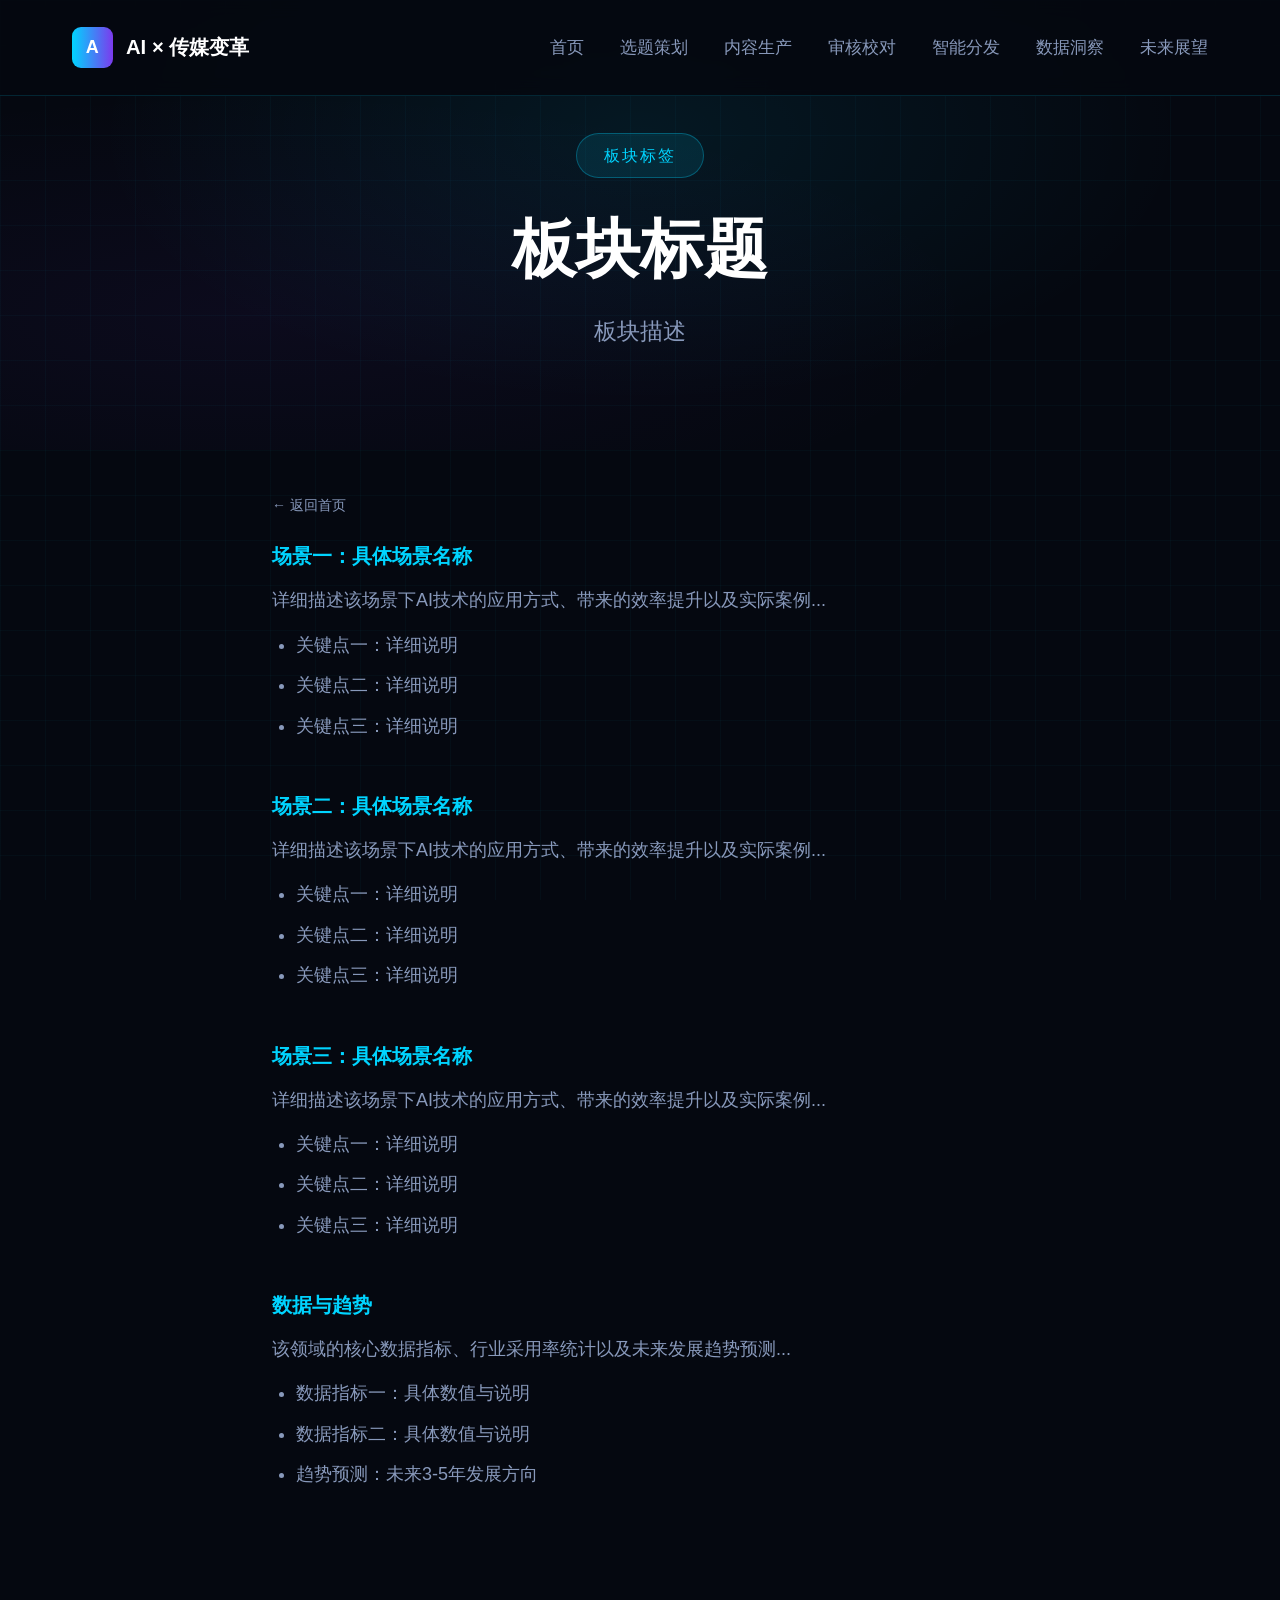
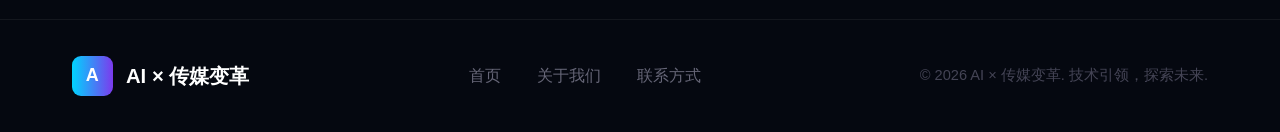
<file: detail-template.html>
<!DOCTYPE html>
<html lang="zh-CN">
<head>
  <meta charset="UTF-8">
  <meta name="viewport" content="width=device-width, initial-scale=1.0">
  <meta name="description" content="探索AI如何重塑传媒行业的这一环节">
  <title>板块名称 | AI × 传媒变革</title>
  <link rel="stylesheet" href="styles.css">
  <style>
    /* Detail page specific overrides */
    .detail-hero {
      min-height: 50vh;
      padding-top: 80px;
      display: flex;
      align-items: center;
      justify-content: center;
      text-align: center;
      background:
        radial-gradient(ellipse at 50% 30%, color-mix(in srgb, var(--theme-color) 8%, transparent) 0%, transparent 60%),
        radial-gradient(ellipse at 20% 70%, rgba(124, 58, 237, 0.06) 0%, transparent 50%);
    }
    .detail-content {
      max-width: 800px;
      margin: 0 auto;
      padding: 40px 32px 80px;
    }
    .detail-section {
      margin-bottom: 48px;
    }
    .detail-section h3 {
      font-size: 20px;
      margin-bottom: 12px;
      color: var(--theme-color, var(--cyan));
    }
    .detail-section p {
      color: var(--text-secondary);
      line-height: 1.8;
      margin-bottom: 12px;
    }
    .detail-section ul {
      color: var(--text-secondary);
      line-height: 1.8;
      padding-left: 24px;
    }
    .detail-section li {
      margin-bottom: 8px;
    }
    .detail-back {
      display: inline-flex;
      align-items: center;
      gap: 8px;
      color: var(--text-secondary);
      font-size: 14px;
      margin-bottom: 24px;
      transition: color 0.3s;
    }
    .detail-back:hover {
      color: var(--cyan);
    }
  </style>
</head>
<body style="--theme-color: var(--cyan);">
  <nav class="navbar">
    <div class="navbar__logo">
      <div class="navbar__logo-icon">A</div>
      <span class="navbar__logo-text">AI × 传媒变革</span>
    </div>
    <div class="navbar__links">
      <a href="index.html" class="navbar__link">首页</a>
      <a href="index.html#topic" class="navbar__link">选题策划</a>
      <a href="index.html#produce" class="navbar__link">内容生产</a>
      <a href="index.html#review" class="navbar__link">审核校对</a>
      <a href="index.html#distribute" class="navbar__link">智能分发</a>
      <a href="index.html#insight" class="navbar__link">数据洞察</a>
      <a href="index.html#future" class="navbar__link">未来展望</a>
    </div>
  </nav>

  <section class="detail-hero">
    <div class="hero__grid-bg"></div>
    <div class="hero__content">
      <div class="hero__badge">板块标签</div>
      <h1 class="hero__title">板块标题</h1>
      <p class="hero__subtitle">板块描述</p>
    </div>
  </section>

  <main class="detail-content">
    <a href="index.html" class="detail-back">← 返回首页</a>

    <article class="detail-section">
      <h3>场景一：具体场景名称</h3>
      <p>详细描述该场景下AI技术的应用方式、带来的效率提升以及实际案例...</p>
      <ul>
        <li>关键点一：详细说明</li>
        <li>关键点二：详细说明</li>
        <li>关键点三：详细说明</li>
      </ul>
    </article>

    <article class="detail-section">
      <h3>场景二：具体场景名称</h3>
      <p>详细描述该场景下AI技术的应用方式、带来的效率提升以及实际案例...</p>
      <ul>
        <li>关键点一：详细说明</li>
        <li>关键点二：详细说明</li>
        <li>关键点三：详细说明</li>
      </ul>
    </article>

    <article class="detail-section">
      <h3>场景三：具体场景名称</h3>
      <p>详细描述该场景下AI技术的应用方式、带来的效率提升以及实际案例...</p>
      <ul>
        <li>关键点一：详细说明</li>
        <li>关键点二：详细说明</li>
        <li>关键点三：详细说明</li>
      </ul>
    </article>

    <article class="detail-section">
      <h3>数据与趋势</h3>
      <p>该领域的核心数据指标、行业采用率统计以及未来发展趋势预测...</p>
      <ul>
        <li>数据指标一：具体数值与说明</li>
        <li>数据指标二：具体数值与说明</li>
        <li>趋势预测：未来3-5年发展方向</li>
      </ul>
    </article>
  </main>

  <footer class="footer">
    <div class="footer__inner">
      <div class="navbar__logo">
        <div class="navbar__logo-icon">A</div>
        <span class="navbar__logo-text">AI × 传媒变革</span>
      </div>
      <div class="footer__links">
        <a href="index.html">首页</a>
        <a href="#">关于我们</a>
        <a href="#">联系方式</a>
      </div>
      <div class="footer__copyright">© 2026 AI × 传媒变革. 技术引领，探索未来.</div>
    </div>
  </footer>
</body>
</html>
</file>
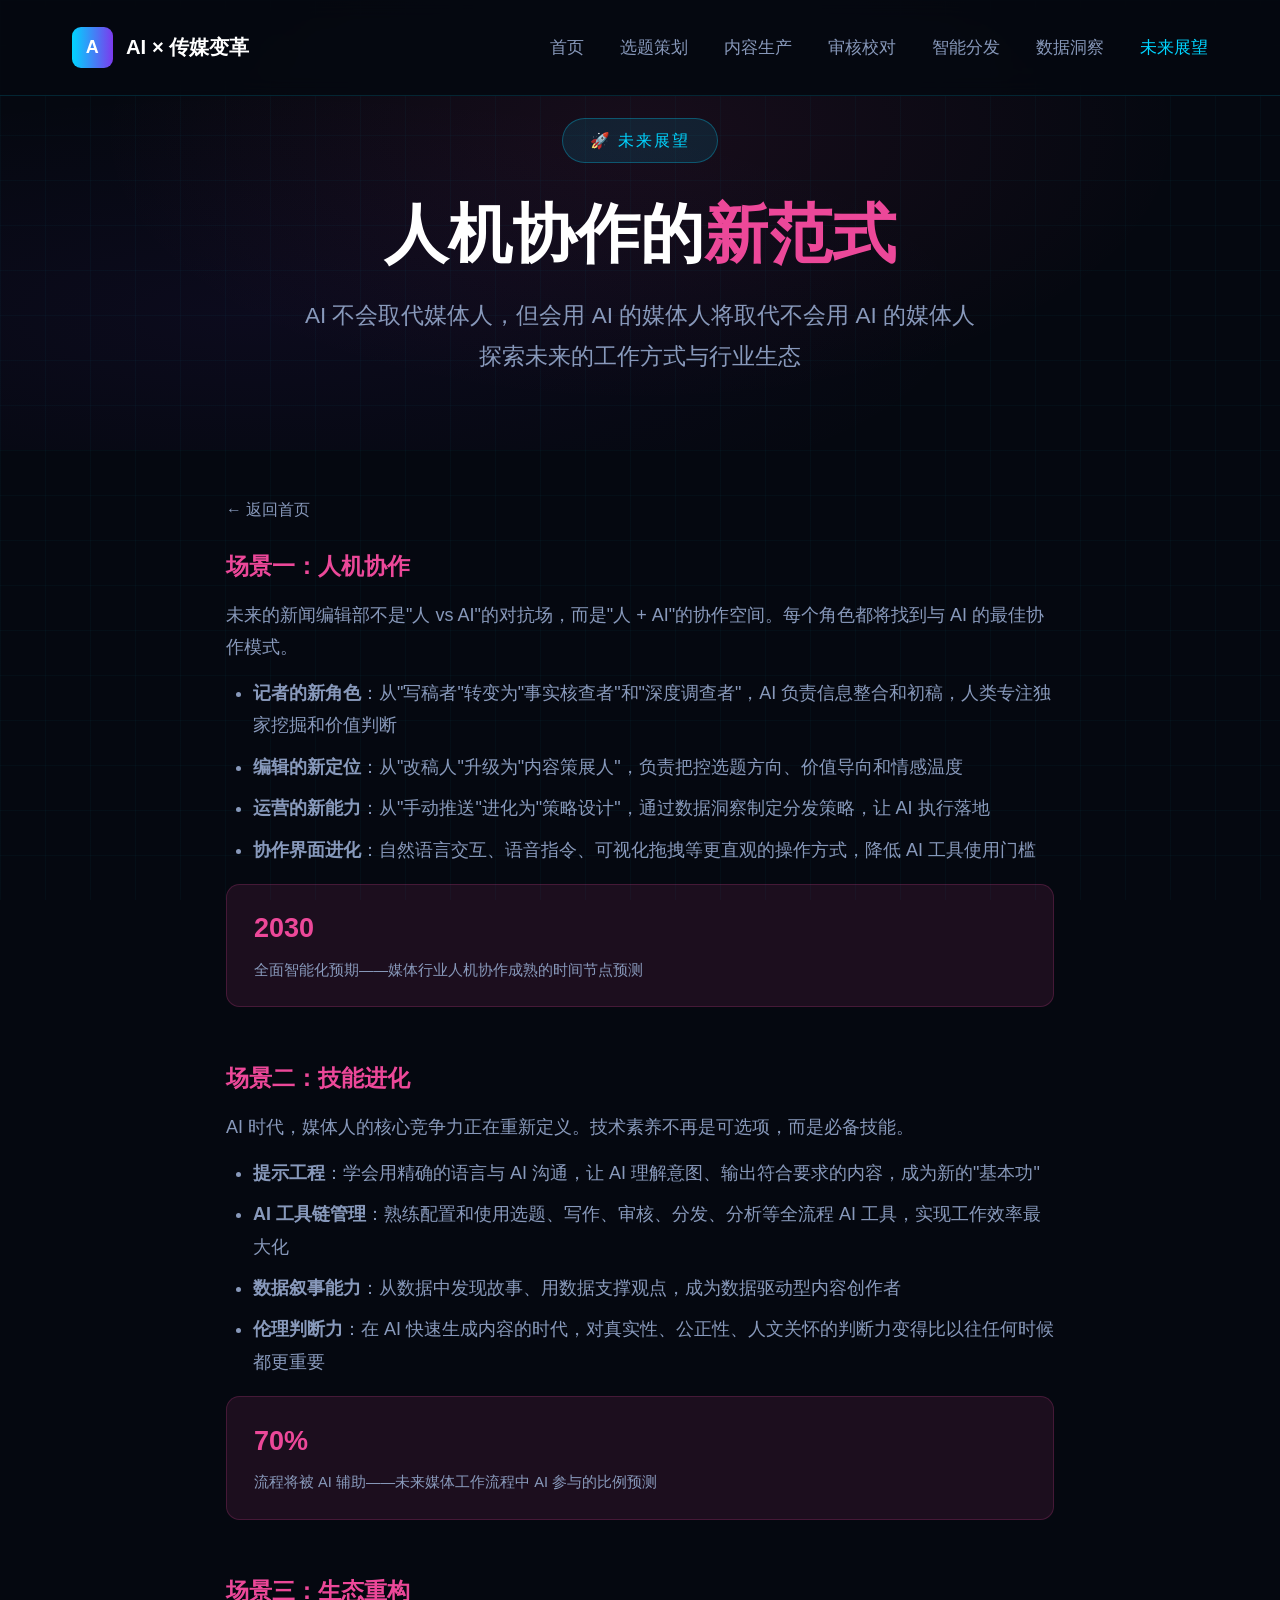
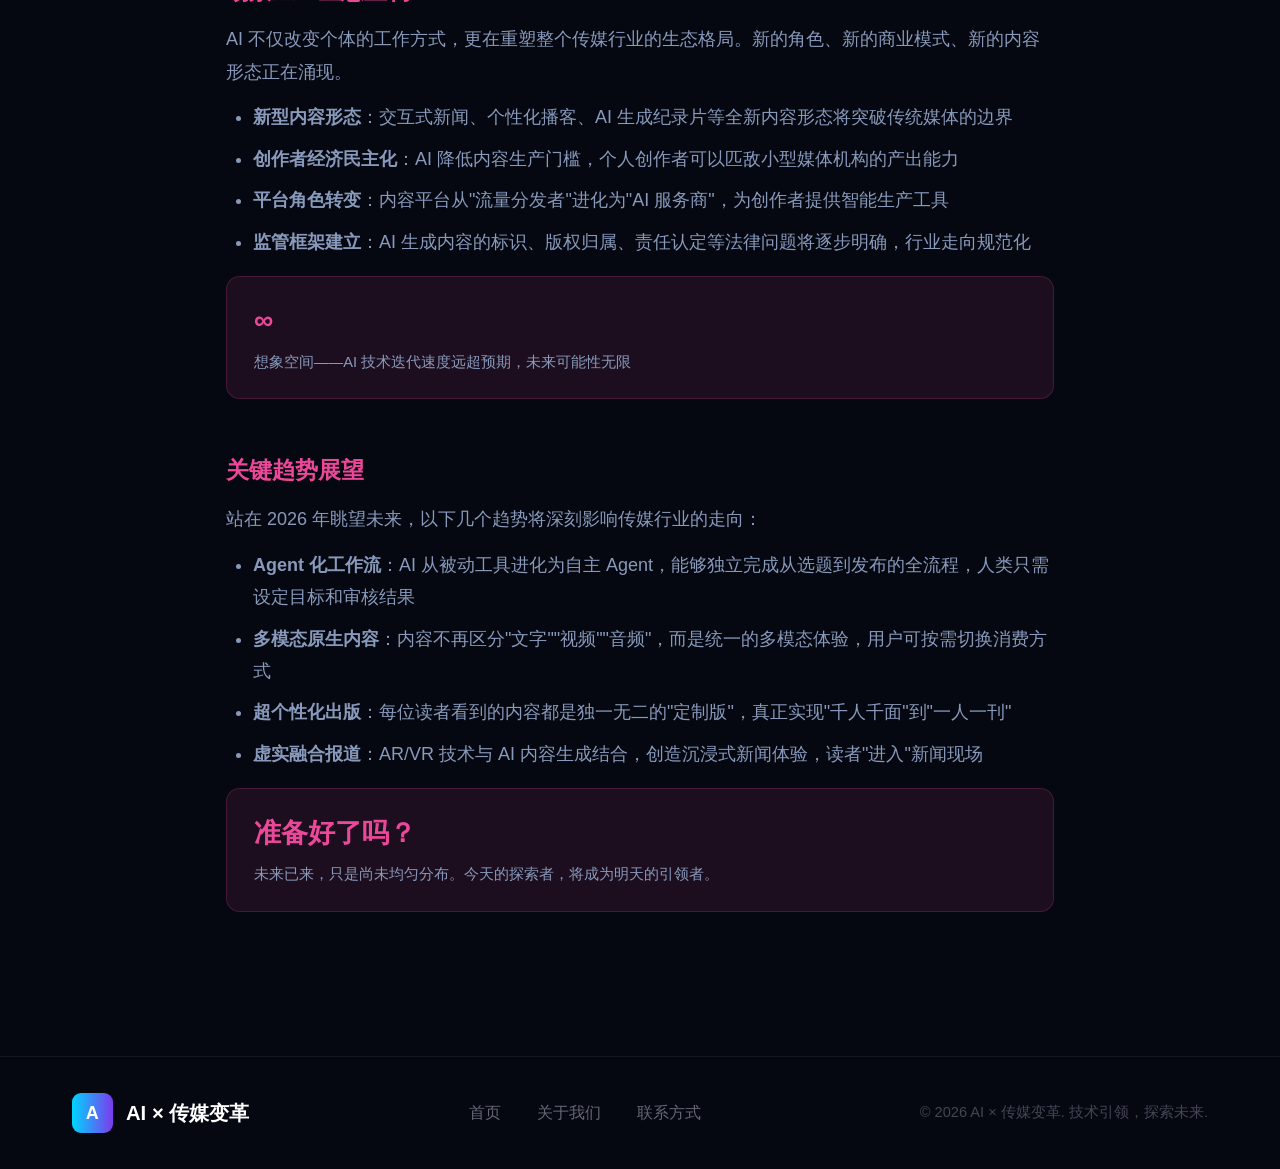
<file: future-outlook.html>
<!DOCTYPE html>
<html lang="zh-CN">
<head>
  <meta charset="UTF-8">
  <meta name="viewport" content="width=device-width, initial-scale=1.0">
  <meta name="description" content="AI与传媒行业的未来——人机协作、技能进化、生态重构">
  <title>未来展望 | AI × 传媒变革</title>
  <link rel="stylesheet" href="styles.css">
  <style>
    .detail-hero {
      min-height: 50vh; padding-top: 5rem;
      display: flex; align-items: center; justify-content: center; text-align: center;
      background: radial-gradient(ellipse at 50% 30%, color-mix(in srgb, var(--theme-color) 8%, transparent) 0%, transparent 60%),
        radial-gradient(ellipse at 20% 70%, rgba(124, 58, 237, 0.06) 0%, transparent 50%);
    }
    .detail-content { max-width: min(90vw, 50rem); margin: 0 auto; padding: 2.5rem 2rem 5rem; }
    .detail-section { margin-bottom: 3rem; }
    .detail-section h3 { font-size: 1.25rem; margin-bottom: 0.75rem; color: var(--theme-color, var(--cyan)); }
    .detail-section p { color: var(--text-secondary); line-height: 1.8; margin-bottom: 0.75rem; }
    .detail-section ul { color: var(--text-secondary); line-height: 1.8; padding-left: 1.5rem; }
    .detail-section li { margin-bottom: 0.5rem; }
    .detail-back { display: inline-flex; align-items: center; gap: 0.5rem; color: var(--text-secondary); font-size: 0.875rem; margin-bottom: 1.5rem; transition: color 0.3s; }
    .detail-back:hover { color: var(--cyan); }
    .detail-highlight { background: color-mix(in srgb, var(--theme-color) 10%, transparent); border: 1px solid color-mix(in srgb, var(--theme-color) 20%, transparent); border-radius: 0.75rem; padding: 1.25rem 1.5rem; margin: 1rem 0; }
    .detail-highlight strong { color: var(--theme-color); font-size: 1.5rem; display: block; margin-bottom: 0.25rem; }
    .detail-highlight span { color: var(--text-secondary); font-size: 0.8125rem; }
  </style>
</head>
<body style="--theme-color: var(--pink);">
  <nav class="navbar">
    <div class="navbar__logo">
      <div class="navbar__logo-icon">A</div>
      <span class="navbar__logo-text">AI × 传媒变革</span>
    </div>
    <div class="navbar__links">
      <a href="index.html" class="navbar__link">首页</a>
      <a href="index.html#topic" class="navbar__link">选题策划</a>
      <a href="index.html#produce" class="navbar__link">内容生产</a>
      <a href="index.html#review" class="navbar__link">审核校对</a>
      <a href="index.html#distribute" class="navbar__link">智能分发</a>
      <a href="index.html#insight" class="navbar__link">数据洞察</a>
      <a href="index.html#future" class="navbar__link navbar__link--active">未来展望</a>
    </div>
  </nav>

  <section class="detail-hero">
    <div class="hero__grid-bg"></div>
    <div class="hero__content">
      <div class="hero__badge">🚀 未来展望</div>
      <h1 class="hero__title">人机协作的<span style="color: var(--pink)">新范式</span></h1>
      <p class="hero__subtitle">AI 不会取代媒体人，但会用 AI 的媒体人将取代不会用 AI 的媒体人<br>探索未来的工作方式与行业生态</p>
    </div>
  </section>

  <main class="detail-content">
    <a href="index.html" class="detail-back">← 返回首页</a>

    <article class="detail-section" id="human-ai-collaboration">
      <h3>场景一：人机协作</h3>
      <p>未来的新闻编辑部不是"人 vs AI"的对抗场，而是"人 + AI"的协作空间。每个角色都将找到与 AI 的最佳协作模式。</p>
      <ul>
        <li><strong>记者的新角色</strong>：从"写稿者"转变为"事实核查者"和"深度调查者"，AI 负责信息整合和初稿，人类专注独家挖掘和价值判断</li>
        <li><strong>编辑的新定位</strong>：从"改稿人"升级为"内容策展人"，负责把控选题方向、价值导向和情感温度</li>
        <li><strong>运营的新能力</strong>：从"手动推送"进化为"策略设计"，通过数据洞察制定分发策略，让 AI 执行落地</li>
        <li><strong>协作界面进化</strong>：自然语言交互、语音指令、可视化拖拽等更直观的操作方式，降低 AI 工具使用门槛</li>
      </ul>
      <div class="detail-highlight">
        <strong>2030</strong>
        <span>全面智能化预期——媒体行业人机协作成熟的时间节点预测</span>
      </div>
    </article>

    <article class="detail-section" id="skill-evolution">
      <h3>场景二：技能进化</h3>
      <p>AI 时代，媒体人的核心竞争力正在重新定义。技术素养不再是可选项，而是必备技能。</p>
      <ul>
        <li><strong>提示工程</strong>：学会用精确的语言与 AI 沟通，让 AI 理解意图、输出符合要求的内容，成为新的"基本功"</li>
        <li><strong>AI 工具链管理</strong>：熟练配置和使用选题、写作、审核、分发、分析等全流程 AI 工具，实现工作效率最大化</li>
        <li><strong>数据叙事能力</strong>：从数据中发现故事、用数据支撑观点，成为数据驱动型内容创作者</li>
        <li><strong>伦理判断力</strong>：在 AI 快速生成内容的时代，对真实性、公正性、人文关怀的判断力变得比以往任何时候都更重要</li>
      </ul>
      <div class="detail-highlight">
        <strong>70%</strong>
        <span>流程将被 AI 辅助——未来媒体工作流程中 AI 参与的比例预测</span>
      </div>
    </article>

    <article class="detail-section" id="ecosystem-reconstruction">
      <h3>场景三：生态重构</h3>
      <p>AI 不仅改变个体的工作方式，更在重塑整个传媒行业的生态格局。新的角色、新的商业模式、新的内容形态正在涌现。</p>
      <ul>
        <li><strong>新型内容形态</strong>：交互式新闻、个性化播客、AI 生成纪录片等全新内容形态将突破传统媒体的边界</li>
        <li><strong>创作者经济民主化</strong>：AI 降低内容生产门槛，个人创作者可以匹敌小型媒体机构的产出能力</li>
        <li><strong>平台角色转变</strong>：内容平台从"流量分发者"进化为"AI 服务商"，为创作者提供智能生产工具</li>
        <li><strong>监管框架建立</strong>：AI 生成内容的标识、版权归属、责任认定等法律问题将逐步明确，行业走向规范化</li>
      </ul>
      <div class="detail-highlight">
        <strong>∞</strong>
        <span>想象空间——AI 技术迭代速度远超预期，未来可能性无限</span>
      </div>
    </article>

    <article class="detail-section">
      <h3>关键趋势展望</h3>
      <p>站在 2026 年眺望未来，以下几个趋势将深刻影响传媒行业的走向：</p>
      <ul>
        <li><strong>Agent 化工作流</strong>：AI 从被动工具进化为自主 Agent，能够独立完成从选题到发布的全流程，人类只需设定目标和审核结果</li>
        <li><strong>多模态原生内容</strong>：内容不再区分"文字""视频""音频"，而是统一的多模态体验，用户可按需切换消费方式</li>
        <li><strong>超个性化出版</strong>：每位读者看到的内容都是独一无二的"定制版"，真正实现"千人千面"到"一人一刊"</li>
        <li><strong>虚实融合报道</strong>：AR/VR 技术与 AI 内容生成结合，创造沉浸式新闻体验，读者"进入"新闻现场</li>
      </ul>
      <div class="detail-highlight">
        <strong>准备好了吗？</strong>
        <span>未来已来，只是尚未均匀分布。今天的探索者，将成为明天的引领者。</span>
      </div>
    </article>
  </main>

  <footer class="footer">
    <div class="footer__inner">
      <div class="navbar__logo">
        <div class="navbar__logo-icon">A</div>
        <span class="navbar__logo-text">AI × 传媒变革</span>
      </div>
      <div class="footer__links">
        <a href="index.html">首页</a>
        <a href="#">关于我们</a>
        <a href="#">联系方式</a>
      </div>
      <div class="footer__copyright">© 2026 AI × 传媒变革. 技术引领，探索未来.</div>
    </div>
  </footer>
  <script src="scripts.js"></script>
</body>
</html>
</file>
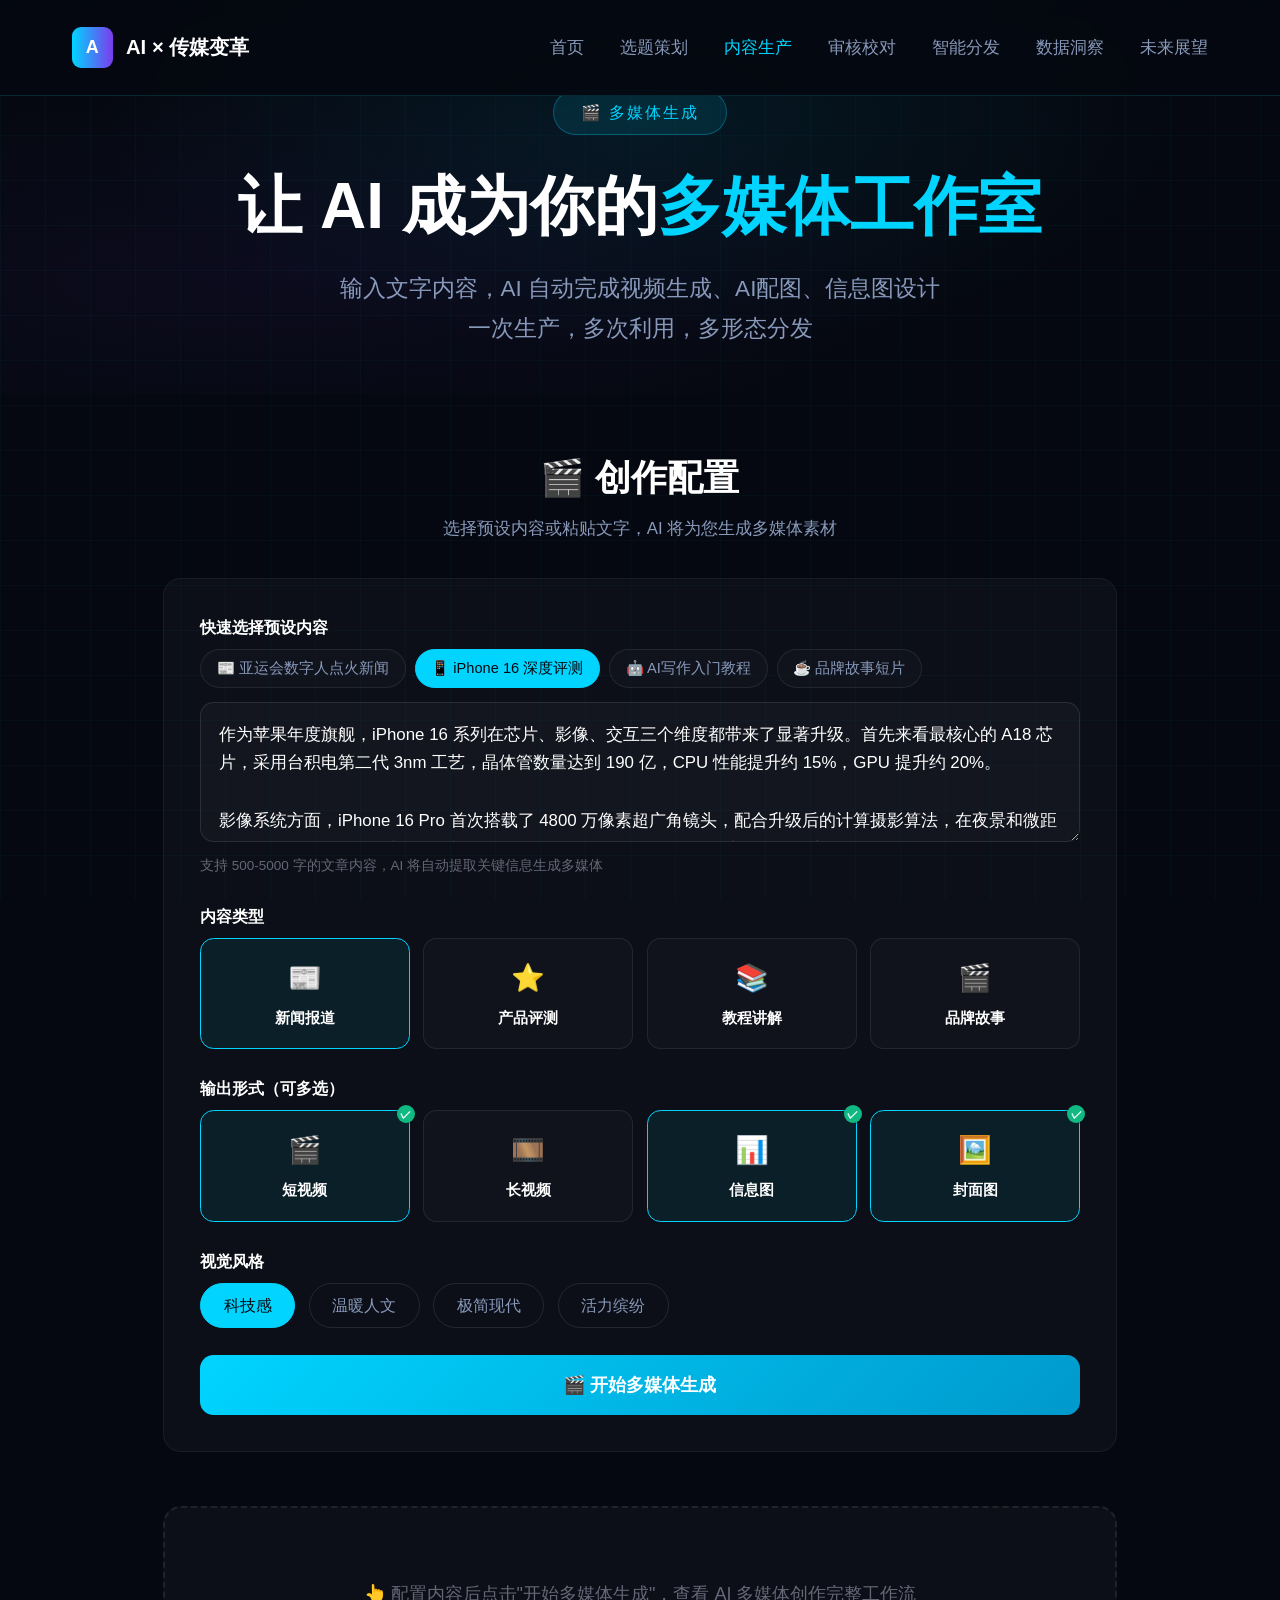
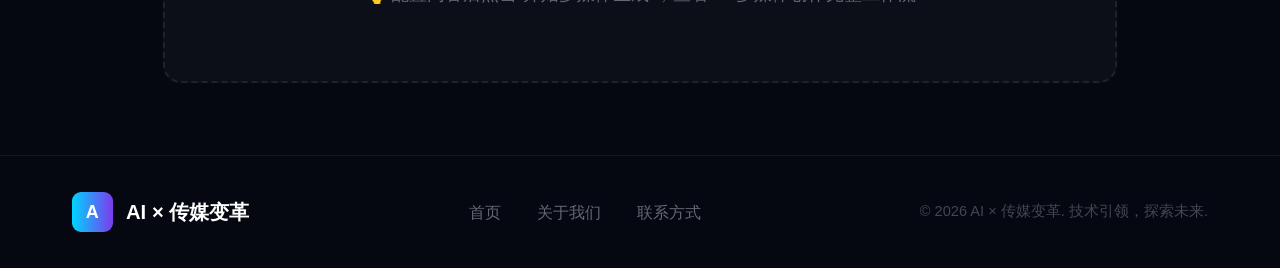
<file: multimedia-generation.html>
<!DOCTYPE html>
<html lang="zh-CN">
<head>
  <meta charset="UTF-8">
  <meta name="viewport" content="width=device-width, initial-scale=1.0">
  <meta name="description" content="AI多媒体生成工作流演示系统——文字转视频、AI配图、信息图生成">
  <title>多媒体生成 | AI × 传媒变革</title>
  <link rel="stylesheet" href="styles.css">
  <style>
    .detail-hero {
      min-height: 40vh; padding-top: 5rem;
      display: flex; align-items: center; justify-content: center; text-align: center;
      background:
        radial-gradient(ellipse at 50% 30%, color-mix(in srgb, var(--theme-color) 8%, transparent) 0%, transparent 60%),
        radial-gradient(ellipse at 20% 70%, rgba(124, 58, 237, 0.06) 0%, transparent 50%);
    }
    .config-section {
      max-width: min(90vw, 56rem);
      margin: 0 auto;
      padding: 3rem 1.5rem;
    }
    .config-header { text-align: center; margin-bottom: 2rem; }
    .config-header h2 { font-size: clamp(1.5rem, 3vw, 2rem); margin-bottom: 0.5rem; }
    .config-header p { color: var(--text-secondary); font-size: 0.9375rem; }

    .config-form {
      background: var(--bg-card);
      border: 1px solid rgba(255,255,255,0.05);
      border-radius: 1rem;
      padding: 2rem;
    }
    .form-group { margin-bottom: 1.5rem; }
    .form-group__label {
      display: block;
      font-size: 0.875rem;
      font-weight: 600;
      margin-bottom: 0.5rem;
      color: var(--text);
    }
    .form-group__hint {
      font-size: 0.75rem;
      color: var(--text-muted);
      margin-top: 0.25rem;
    }

    .content-input {
      width: 100%;
      padding: 1rem;
      border-radius: 0.75rem;
      border: 1px solid rgba(255,255,255,0.1);
      background: rgba(255,255,255,0.03);
      color: var(--text);
      font-size: 0.9375rem;
      font-family: inherit;
      line-height: 1.7;
      min-height: 140px;
      resize: vertical;
      transition: border-color 0.3s;
    }
    .content-input:focus {
      outline: none;
      border-color: var(--cyan);
    }
    .content-input::placeholder { color: var(--text-dim); }

    .preset-selector {
      display: flex;
      gap: 0.5rem;
      flex-wrap: wrap;
      margin-bottom: 0.75rem;
    }
    .preset-chip {
      padding: 0.375rem 0.875rem;
      border-radius: 2rem;
      border: 1px solid rgba(255,255,255,0.08);
      background: rgba(255,255,255,0.02);
      color: var(--text-secondary);
      font-size: 0.8125rem;
      cursor: pointer;
      transition: all 0.3s;
    }
    .preset-chip:hover { border-color: rgba(0,212,255,0.3); color: var(--cyan); }
    .preset-chip.active {
      background: var(--cyan);
      color: var(--bg);
      border-color: var(--cyan);
    }

    .type-options {
      display: grid;
      grid-template-columns: repeat(4, 1fr);
      gap: 0.75rem;
    }
    @media (max-width: 768px) { .type-options { grid-template-columns: repeat(2, 1fr); } }
    .type-option {
      padding: 1rem;
      border-radius: 0.75rem;
      border: 1px solid rgba(255,255,255,0.08);
      background: rgba(255,255,255,0.02);
      cursor: pointer;
      text-align: center;
      transition: all 0.3s;
    }
    .type-option:hover { border-color: rgba(0,212,255,0.3); }
    .type-option.active {
      border-color: var(--cyan);
      background: rgba(0,212,255,0.08);
    }
    .type-option__icon { font-size: 1.5rem; margin-bottom: 0.375rem; }
    .type-option__name { font-size: 0.8125rem; font-weight: 600; }

    .output-options {
      display: grid;
      grid-template-columns: repeat(4, 1fr);
      gap: 0.75rem;
    }
    @media (max-width: 768px) { .output-options { grid-template-columns: repeat(2, 1fr); } }
    .output-option {
      padding: 1rem;
      border-radius: 0.75rem;
      border: 1px solid rgba(255,255,255,0.08);
      background: rgba(255,255,255,0.02);
      cursor: pointer;
      text-align: center;
      transition: all 0.3s;
      position: relative;
    }
    .output-option:hover { border-color: rgba(0,212,255,0.3); }
    .output-option.active {
      border-color: var(--cyan);
      background: rgba(0,212,255,0.08);
    }
    .output-option__icon { font-size: 1.5rem; margin-bottom: 0.375rem; }
    .output-option__name { font-size: 0.8125rem; font-weight: 600; }
    .output-option__badge {
      position: absolute;
      top: -6px; right: -6px;
      width: 18px; height: 18px;
      border-radius: 50%;
      background: var(--green);
      color: #fff;
      font-size: 0.625rem;
      display: flex;
      align-items: center;
      justify-content: center;
      font-weight: 700;
      display: none;
    }
    .output-option.active .output-option__badge { display: flex; }

    .style-options {
      display: flex;
      gap: 0.75rem;
      flex-wrap: wrap;
    }
    .style-option {
      padding: 0.5rem 1.25rem;
      border-radius: 2rem;
      border: 1px solid rgba(255,255,255,0.1);
      background: transparent;
      color: var(--text-secondary);
      font-size: 0.875rem;
      cursor: pointer;
      transition: all 0.3s;
    }
    .style-option:hover { border-color: var(--cyan); color: var(--cyan); }
    .style-option.active {
      background: var(--cyan);
      color: var(--bg);
      border-color: var(--cyan);
    }

    .generate-btn {
      display: block;
      width: 100%;
      padding: 1rem;
      border-radius: 0.75rem;
      border: none;
      background: linear-gradient(135deg, #00d4ff, #0099cc);
      color: #fff;
      font-size: 1rem;
      font-weight: 600;
      cursor: pointer;
      transition: all 0.3s;
    }
    .generate-btn:hover {
      box-shadow: 0 0 24px rgba(0, 212, 255, 0.3);
      transform: translateY(-1px);
    }
    .generate-btn:disabled {
      opacity: 0.5;
      cursor: not-allowed;
      transform: none;
    }

    .workflow-section {
      max-width: min(90vw, 56rem);
      margin: 0 auto 4rem;
      padding: 0 1.5rem;
    }
    .workflow-placeholder {
      background: var(--bg-card);
      border: 2px dashed rgba(255,255,255,0.08);
      border-radius: 1rem;
      padding: 4rem 2rem;
      text-align: center;
      color: var(--text-muted);
      font-size: 1rem;
    }
    .workflow-content {
      background: var(--bg-card);
      border: 1px solid rgba(255,255,255,0.05);
      border-radius: 1rem;
      padding: 1.5rem;
    }

    .workflow-steps {
      display: flex;
      gap: 0.5rem;
      margin-bottom: 1.5rem;
      overflow-x: auto;
      padding-bottom: 0.5rem;
    }
    .wf-step {
      flex: 1;
      min-width: 100px;
      text-align: center;
      padding: 0.75rem 0.375rem;
      border-radius: 0.75rem;
      background: rgba(255,255,255,0.03);
      border: 1px solid rgba(255,255,255,0.05);
      transition: all 0.3s;
    }
    .wf-step.active {
      border-color: var(--cyan);
      background: rgba(0, 212, 255, 0.08);
    }
    .wf-step.completed {
      border-color: var(--green);
      background: rgba(16, 185, 129, 0.08);
    }
    .wf-step__num {
      width: 1.625rem; height: 1.625rem;
      border-radius: 50%;
      background: rgba(255,255,255,0.08);
      color: var(--text-muted);
      display: flex; align-items: center; justify-content: center;
      font-size: 0.6875rem; font-weight: 700;
      margin: 0 auto 0.375rem;
    }
    .wf-step.active .wf-step__num {
      background: var(--cyan);
      color: var(--bg);
    }
    .wf-step.completed .wf-step__num {
      background: var(--green);
      color: #fff;
    }
    .wf-step__title { font-size: 0.6875rem; font-weight: 600; }
    .wf-step__status { font-size: 0.625rem; color: var(--text-muted); margin-top: 0.25rem; }

    .step-work-area {
      min-height: 320px;
    }

    .progress-bar-inline {
      width: 100%;
      height: 4px;
      background: rgba(255,255,255,0.08);
      border-radius: 2px;
      margin: 1rem 0;
      overflow: hidden;
    }
    .progress-bar-inline__fill {
      height: 100%;
      background: linear-gradient(90deg, var(--cyan), #0099cc);
      border-radius: 2px;
      transition: width 0.5s ease;
    }

    /* 步骤1：内容导入 */
    .content-preview {
      background: rgba(0,0,0,0.2);
      border-radius: 0.75rem;
      padding: 1.5rem;
      font-size: 0.9375rem;
      line-height: 1.8;
      color: var(--text-secondary);
      max-height: 300px;
      overflow-y: auto;
    }
    .content-stats {
      display: grid;
      grid-template-columns: repeat(4, 1fr);
      gap: 1rem;
      margin-top: 1rem;
    }
    @media (max-width: 768px) { .content-stats { grid-template-columns: repeat(2, 1fr); } }
    .content-stat {
      text-align: center;
      padding: 0.75rem;
      background: rgba(255,255,255,0.03);
      border-radius: 0.5rem;
    }
    .content-stat__value {
      font-size: 1.125rem;
      font-weight: 700;
      color: var(--cyan);
    }
    .content-stat__label {
      font-size: 0.6875rem;
      color: var(--text-muted);
      margin-top: 0.25rem;
    }

    /* 步骤2：智能分析 */
    .analysis-cards {
      display: grid;
      grid-template-columns: repeat(3, 1fr);
      gap: 1rem;
    }
    @media (max-width: 768px) { .analysis-cards { grid-template-columns: 1fr; } }
    .analysis-card {
      background: rgba(255,255,255,0.03);
      border: 1px solid rgba(255,255,255,0.05);
      border-radius: 0.75rem;
      padding: 1.25rem;
      opacity: 0;
      transform: translateY(15px);
      animation: cardIn 0.5s ease forwards;
    }
    @keyframes cardIn {
      to { opacity: 1; transform: translateY(0); }
    }
    .analysis-card__icon { font-size: 1.5rem; margin-bottom: 0.5rem; }
    .analysis-card__title { font-size: 0.875rem; font-weight: 600; margin-bottom: 0.5rem; }
    .analysis-card__content { font-size: 0.8125rem; color: var(--text-secondary); line-height: 1.6; }
    .analysis-card__tag {
      display: inline-block;
      padding: 0.125rem 0.5rem;
      border-radius: 0.25rem;
      background: rgba(0,212,255,0.1);
      color: var(--cyan);
      font-size: 0.6875rem;
      margin: 0.25rem 0.25rem 0 0;
    }

    /* 步骤3：素材匹配 */
    .storyboard {
      display: flex;
      gap: 0.75rem;
      overflow-x: auto;
      padding-bottom: 0.5rem;
      margin-bottom: 1rem;
    }
    .scene-card {
      flex: 0 0 180px;
      background: rgba(255,255,255,0.03);
      border: 1px solid rgba(255,255,255,0.05);
      border-radius: 0.75rem;
      padding: 1rem;
      text-align: center;
      opacity: 0;
      transform: scale(0.9);
      animation: sceneIn 0.4s ease forwards;
    }
    @keyframes sceneIn {
      to { opacity: 1; transform: scale(1); }
    }
    .scene-card__visual {
      width: 100%;
      aspect-ratio: 16/9;
      background: linear-gradient(135deg, rgba(0,212,255,0.1), rgba(124,58,237,0.1));
      border-radius: 0.5rem;
      display: flex;
      align-items: center;
      justify-content: center;
      font-size: 2rem;
      margin-bottom: 0.75rem;
    }
    .scene-card__label {
      font-size: 0.6875rem;
      color: var(--text-muted);
      margin-bottom: 0.25rem;
    }
    .scene-card__text {
      font-size: 0.75rem;
      color: var(--text-secondary);
      line-height: 1.5;
    }
    .scene-card__time {
      font-size: 0.625rem;
      color: var(--orange);
      margin-top: 0.375rem;
    }

    .material-grid {
      display: grid;
      grid-template-columns: repeat(3, 1fr);
      gap: 0.75rem;
    }
    @media (max-width: 768px) { .material-grid { grid-template-columns: repeat(2, 1fr); } }
    .material-grid__item {
      aspect-ratio: 16/10;
      background: linear-gradient(135deg, rgba(0,212,255,0.08), rgba(124,58,237,0.08));
      border-radius: 0.75rem;
      display: flex;
      flex-direction: column;
      align-items: center;
      justify-content: center;
      gap: 0.5rem;
      border: 1px solid rgba(255,255,255,0.05);
      opacity: 0;
      animation: fadeIn 0.4s ease forwards;
      position: relative;
      overflow: hidden;
    }
    .material-grid__item::before {
      content: '';
      position: absolute;
      top: 0; left: 0; right: 0; bottom: 0;
      background: radial-gradient(circle at 30% 30%, rgba(0,212,255,0.15), transparent 70%);
    }
    .material-grid__icon { font-size: 2rem; position: relative; z-index: 1; }
    .material-grid__label {
      font-size: 0.75rem;
      color: var(--text-secondary);
      position: relative;
      z-index: 1;
    }
    .material-grid__status {
      position: absolute;
      top: 0.5rem; right: 0.5rem;
      font-size: 0.625rem;
      padding: 0.125rem 0.375rem;
      border-radius: 0.25rem;
      background: rgba(16,185,129,0.2);
      color: var(--green);
      z-index: 1;
    }

    /* 步骤4：多媒体合成 */
    .compose-panel {
      background: rgba(255,255,255,0.02);
      border: 1px solid rgba(255,255,255,0.05);
      border-radius: 0.75rem;
      padding: 1.25rem;
      margin-bottom: 1rem;
    }
    .compose-panel__header {
      display: flex;
      align-items: center;
      gap: 0.5rem;
      font-size: 0.875rem;
      font-weight: 600;
      margin-bottom: 0.75rem;
    }
    .compose-progress {
      width: 100%;
      height: 8px;
      background: rgba(255,255,255,0.06);
      border-radius: 4px;
      overflow: hidden;
      margin-bottom: 0.5rem;
    }
    .compose-progress__fill {
      height: 100%;
      background: linear-gradient(90deg, var(--cyan), #7c3aed);
      border-radius: 4px;
      transition: width 0.8s ease;
      width: 0%;
    }
    .compose-log {
      font-size: 0.75rem;
      color: var(--text-muted);
      line-height: 1.8;
      font-family: monospace;
      max-height: 120px;
      overflow-y: auto;
    }
    .compose-log__item {
      display: flex;
      align-items: center;
      gap: 0.5rem;
      opacity: 0;
      animation: fadeIn 0.3s ease forwards;
    }
    .compose-log__time { color: var(--text-dim); flex-shrink: 0; }
    .compose-log__text { color: var(--text-secondary); }

    /* 步骤5：成品输出 */
    .output-showcase {
      display: grid;
      grid-template-columns: 2fr 1fr;
      gap: 1.5rem;
    }
    @media (max-width: 768px) { .output-showcase { grid-template-columns: 1fr; } }

    .video-player {
      background: rgba(0,0,0,0.3);
      border-radius: 0.75rem;
      overflow: hidden;
      aspect-ratio: 16/9;
      display: flex;
      flex-direction: column;
      position: relative;
    }
    .video-player__screen {
      flex: 1;
      display: flex;
      align-items: center;
      justify-content: center;
      background: linear-gradient(135deg, rgba(0,212,255,0.1), rgba(124,58,237,0.1));
      position: relative;
    }
    .video-player__play {
      width: 60px; height: 60px;
      border-radius: 50%;
      background: rgba(255,255,255,0.15);
      backdrop-filter: blur(8px);
      display: flex;
      align-items: center;
      justify-content: center;
      font-size: 1.5rem;
      cursor: pointer;
      transition: all 0.3s;
      border: 2px solid rgba(255,255,255,0.2);
    }
    .video-player__play:hover {
      background: rgba(255,255,255,0.25);
      transform: scale(1.05);
    }
    .video-player__title {
      position: absolute;
      bottom: 0.75rem; left: 0.75rem; right: 0.75rem;
      font-size: 0.8125rem;
      color: var(--text);
      text-shadow: 0 1px 4px rgba(0,0,0,0.5);
    }
    .video-player__controls {
      display: flex;
      align-items: center;
      gap: 0.75rem;
      padding: 0.5rem 0.75rem;
      background: rgba(0,0,0,0.4);
    }
    .video-player__progress {
      flex: 1;
      height: 4px;
      background: rgba(255,255,255,0.15);
      border-radius: 2px;
      overflow: hidden;
    }
    .video-player__progress-bar {
      width: 100%;
      height: 100%;
      background: var(--cyan);
      border-radius: 2px;
      animation: videoProgress 60s linear;
    }
    @keyframes videoProgress {
      from { width: 0%; }
      to { width: 100%; }
    }
    .video-player__time {
      font-size: 0.625rem;
      color: var(--text-muted);
      flex-shrink: 0;
    }

    .output-sidebar {
      display: flex;
      flex-direction: column;
      gap: 1rem;
    }
    .output-card {
      background: rgba(255,255,255,0.03);
      border: 1px solid rgba(255,255,255,0.05);
      border-radius: 0.75rem;
      padding: 1rem;
      text-align: center;
      transition: all 0.3s;
    }
    .output-card:hover {
      border-color: rgba(0,212,255,0.2);
      transform: translateY(-2px);
    }
    .output-card__icon { font-size: 1.75rem; margin-bottom: 0.5rem; }
    .output-card__title { font-size: 0.875rem; font-weight: 600; margin-bottom: 0.25rem; }
    .output-card__meta { font-size: 0.75rem; color: var(--text-muted); margin-bottom: 0.5rem; }
    .output-card__btn {
      display: inline-block;
      padding: 0.375rem 1rem;
      border-radius: 2rem;
      font-size: 0.75rem;
      background: rgba(0,212,255,0.1);
      border: 1px solid rgba(0,212,255,0.3);
      color: var(--cyan);
      text-decoration: none;
      transition: all 0.3s;
    }
    .output-card:hover .output-card__btn {
      background: var(--cyan);
      color: var(--bg);
    }

    .infographic-preview {
      background: linear-gradient(135deg, rgba(0,212,255,0.05), rgba(124,58,237,0.05));
      border: 1px solid rgba(255,255,255,0.05);
      border-radius: 0.75rem;
      padding: 1.5rem;
      text-align: center;
      min-height: 200px;
      display: flex;
      flex-direction: column;
      align-items: center;
      justify-content: center;
      gap: 1rem;
    }
    .infographic-preview__icon { font-size: 3rem; }
    .infographic-preview__title { font-size: 1rem; font-weight: 600; }
    .infographic-preview__desc { font-size: 0.8125rem; color: var(--text-secondary); line-height: 1.6; }
  </style>
</head>
<body style="--theme-color: var(--cyan);">
  <nav class="navbar">
    <div class="navbar__logo">
      <div class="navbar__logo-icon">A</div>
      <span class="navbar__logo-text">AI × 传媒变革</span>
    </div>
    <div class="navbar__links">
      <a href="index.html" class="navbar__link">首页</a>
      <a href="index.html#topic" class="navbar__link">选题策划</a>
      <a href="index.html#produce" class="navbar__link navbar__link--active">内容生产</a>
      <a href="index.html#review" class="navbar__link">审核校对</a>
      <a href="index.html#distribute" class="navbar__link">智能分发</a>
      <a href="index.html#insight" class="navbar__link">数据洞察</a>
      <a href="index.html#future" class="navbar__link">未来展望</a>
    </div>
  </nav>

  <section class="detail-hero">
    <div class="hero__grid-bg"></div>
    <div class="hero__content">
      <div class="hero__badge">🎬 多媒体生成</div>
      <h1 class="hero__title">让 AI 成为你的<span style="color: var(--cyan)">多媒体工作室</span></h1>
      <p class="hero__subtitle">输入文字内容，AI 自动完成视频生成、AI配图、信息图设计<br>一次生产，多次利用，多形态分发</p>
    </div>
  </section>

  <section class="config-section">
    <div class="config-header">
      <h2>🎬 创作配置</h2>
      <p>选择预设内容或粘贴文字，AI 将为您生成多媒体素材</p>
    </div>
    <div class="config-form">
      <div class="form-group">
        <label class="form-group__label">快速选择预设内容</label>
        <div class="preset-selector" id="presetSelector">
          <div class="preset-chip" data-preset="news">📰 亚运会数字人点火新闻</div>
          <div class="preset-chip active" data-preset="review">📱 iPhone 16 深度评测</div>
          <div class="preset-chip" data-preset="tutorial">🤖 AI写作入门教程</div>
          <div class="preset-chip" data-preset="brand">☕ 品牌故事短片</div>
        </div>
        <textarea class="content-input" id="contentInput" placeholder="粘贴文章正文，或选择上方预设内容..."></textarea>
        <div class="form-group__hint">支持 500-5000 字的文章内容，AI 将自动提取关键信息生成多媒体</div>
      </div>

      <div class="form-group">
        <label class="form-group__label">内容类型</label>
        <div class="type-options" id="typeOptions">
          <div class="type-option active" data-type="news">
            <div class="type-option__icon">📰</div>
            <div class="type-option__name">新闻报道</div>
          </div>
          <div class="type-option" data-type="review">
            <div class="type-option__icon">⭐</div>
            <div class="type-option__name">产品评测</div>
          </div>
          <div class="type-option" data-type="tutorial">
            <div class="type-option__icon">📚</div>
            <div class="type-option__name">教程讲解</div>
          </div>
          <div class="type-option" data-type="brand">
            <div class="type-option__icon">🎬</div>
            <div class="type-option__name">品牌故事</div>
          </div>
        </div>
      </div>

      <div class="form-group">
        <label class="form-group__label">输出形式（可多选）</label>
        <div class="output-options" id="outputOptions">
          <div class="output-option active" data-output="video">
            <div class="output-option__badge">✓</div>
            <div class="output-option__icon">🎬</div>
            <div class="output-option__name">短视频</div>
          </div>
          <div class="output-option" data-output="longvideo">
            <div class="output-option__badge">✓</div>
            <div class="output-option__icon">🎞️</div>
            <div class="output-option__name">长视频</div>
          </div>
          <div class="output-option active" data-output="infographic">
            <div class="output-option__badge">✓</div>
            <div class="output-option__icon">📊</div>
            <div class="output-option__name">信息图</div>
          </div>
          <div class="output-option active" data-output="poster">
            <div class="output-option__badge">✓</div>
            <div class="output-option__icon">🖼️</div>
            <div class="output-option__name">封面图</div>
          </div>
        </div>
      </div>

      <div class="form-group">
        <label class="form-group__label">视觉风格</label>
        <div class="style-options" id="styleOptions">
          <div class="style-option active" data-style="tech">科技感</div>
          <div class="style-option" data-style="warm">温暖人文</div>
          <div class="style-option" data-style="minimal">极简现代</div>
          <div class="style-option" data-style="vibrant">活力缤纷</div>
        </div>
      </div>

      <button class="generate-btn" id="generateBtn">🎬 开始多媒体生成</button>
    </div>
  </section>

  <section class="workflow-section">
    <div class="workflow-placeholder" id="workflowPlaceholder">
      👆 配置内容后点击"开始多媒体生成"，查看 AI 多媒体创作完整工作流
    </div>
    <div class="workflow-content" id="workflowContent" style="display:none;">
      <div class="workflow-steps" id="workflowSteps">
        <div class="wf-step active" data-step="0">
          <div class="wf-step__num">1</div>
          <div class="wf-step__title">内容导入</div>
          <div class="wf-step__status" id="status0">进行中...</div>
        </div>
        <div class="wf-step" data-step="1">
          <div class="wf-step__num">2</div>
          <div class="wf-step__title">智能分析</div>
          <div class="wf-step__status" id="status1">等待</div>
        </div>
        <div class="wf-step" data-step="2">
          <div class="wf-step__num">3</div>
          <div class="wf-step__title">素材匹配</div>
          <div class="wf-step__status" id="status2">等待</div>
        </div>
        <div class="wf-step" data-step="3">
          <div class="wf-step__num">4</div>
          <div class="wf-step__title">多媒体合成</div>
          <div class="wf-step__status" id="status3">等待</div>
        </div>
        <div class="wf-step" data-step="4">
          <div class="wf-step__num">5</div>
          <div class="wf-step__title">成品输出</div>
          <div class="wf-step__status" id="status4">等待</div>
        </div>
      </div>

      <div class="progress-bar-inline">
        <div class="progress-bar-inline__fill" id="overallProgress" style="width:0%"></div>
      </div>

      <div class="step-work-area" id="stepWorkArea">
        <!-- 动态内容 -->
      </div>
    </div>
  </section>

  <footer class="footer">
    <div class="footer__inner">
      <div class="navbar__logo">
        <div class="navbar__logo-icon">A</div>
        <span class="navbar__logo-text">AI × 传媒变革</span>
      </div>
      <div class="footer__links">
        <a href="index.html">首页</a>
        <a href="#">关于我们</a>
        <a href="#">联系方式</a>
      </div>
      <div class="footer__copyright">© 2026 AI × 传媒变革. 技术引领，探索未来.</div>
    </div>
  </footer>

  <script>
    // ====== 预设内容数据 ======
    const presetDB = {
      news: {
        title: '杭州亚运会数字人点火新闻',
        text: '杭州亚运会开幕式于9月23日晚在杭州奥体中心体育场盛大举行。本届开幕式以"潮起亚细亚"为主题，将千年杭城的诗意韵味与亚运精神的蓬勃朝气巧妙融合，为全球观众奉献了一场科技与人文交相辉映的视觉盛宴。\n\n整场开幕式最令人瞩目的，当属数字人"弄潮儿"点燃主火炬的历史性时刻。这位依托前沿AI技术打造的虚拟形象，手持亚运火炬凌空跨越波澜壮阔的钱塘江，最终在主体育场内精准点燃了圣火。这一开创性的设计不仅是亚运百年史上的首次尝试，更象征着大型综合性体育赛事正式迈入数字文明与实体经济深度融合的新纪元。\n\n社交媒体上，#数字人点火#词条在短时间内登顶微博热搜榜首，全网阅读量强势突破10亿大关。',
        type: 'news'
      },
      review: {
        title: 'iPhone 16 深度评测',
        text: '作为苹果年度旗舰，iPhone 16 系列在芯片、影像、交互三个维度都带来了显著升级。首先来看最核心的 A18 芯片，采用台积电第二代 3nm 工艺，晶体管数量达到 190 亿，CPU 性能提升约 15%，GPU 提升约 20%。\n\n影像系统方面，iPhone 16 Pro 首次搭载了 4800 万像素超广角镜头，配合升级后的计算摄影算法，在夜景和微距场景下表现尤为出色。新增的"空间视频"录制功能，为 Vision Pro 生态做好了内容储备。\n\n交互体验上，全新的"相机控制"按键是本次最具创新性的设计。这枚电容式按键支持轻按对焦、重按拍摄、滑动变焦等操作，让单手握持时的拍摄体验大幅提升。续航方面，在 A18 芯片能效优化的加持下，Pro Max 版本实现了约 2 小时的视频播放时长提升。',
        type: 'review'
      },
      tutorial: {
        title: 'AI写作入门教程',
        text: '欢迎来到 AI 写作入门课程。在本教程中，你将学习如何利用大语言模型提升内容生产效率，同时保持内容质量和原创性。\n\n第一步：明确写作目标。在使用 AI 之前，你需要清晰定义文章的主题、目标受众和核心观点。这是决定 AI 输出质量的关键。\n\n第二步：构建提示词框架。一个好的提示词包含背景信息、角色设定、任务描述和输出格式四个要素。例如："你是一位资深的科技评论员，请为 25-40 岁的都市读者撰写一篇关于 AI 手机评测的文章，要求客观中立，800字左右。"\n\n第三步：迭代优化。AI 的初稿往往需要人工修改。重点关注事实准确性、逻辑连贯性和品牌调性一致性。建议将 AI 作为"第一稿生成器"，而非最终稿件。',
        type: 'tutorial'
      },
      brand: {
        title: '品牌故事：一杯咖啡的诞生',
        text: '2019 年春天，三位来自不同行业的创业者在上海弄堂里的一家小咖啡馆相遇。他们都热爱咖啡，也都不满足于市场上千篇一律的连锁品牌。于是，一个大胆的想法诞生了——做一家真正"懂中国人口味"的精品咖啡品牌。\n\n经过三年的探索，团队走访了云南、海南等国内主要咖啡产区，与 20 多位咖农建立了直接合作关系。他们坚持"从种子到杯子"的全链路可追溯，每一颗咖啡豆都承载着产地风土与咖农心血。\n\n如今，这个起源于弄堂的品牌已在全国开设了 50 多家门店，但创始人始终坚持一个理念：咖啡不仅是饮品，更是连接人与人、人与土地的媒介。每一杯咖啡，都是一段关于热爱与坚持的故事。',
        type: 'brand'
      }
    };

    // ====== 多媒体生成数据 ======
    const mediaDB = {
      news: {
        analysis: {
          keyPoints: ['开幕式数字人点火', 'AI技术应用突破', '社交媒体热议', '亚运历史首次'],
          sentiment: '积极振奋',
          keywords: ['数字人', '亚运会', 'AI技术', '点火仪式', '杭州'],
          duration: '2分30秒'
        },
        storyboard: [
          { scene: '开场', content: '杭州夜景航拍，奥体中心全景', visualType: '视频', visualDesc: '🌃 航拍夜景', duration: '15s' },
          { scene: '引入', content: '开幕式现场画面，观众欢呼', visualType: '视频', visualDesc: '🎆 开幕式现场', duration: '20s' },
          { scene: '高潮', content: '数字人跨越钱塘江点火特写', visualType: '特效', visualDesc: '🔥 数字人点火', duration: '30s' },
          { scene: '解读', content: 'AI技术原理可视化演示', visualType: '动画', visualDesc: '🤖 技术解析', duration: '25s' },
          { scene: '反响', content: '社交媒体数据与网友评论', visualType: '图文', visualDesc: '📱 社媒反响', duration: '20s' },
          { scene: '结尾', content: '亚运会主题画面，展望未来', visualType: '视频', visualDesc: '🏅 亚运精神', duration: '20s' }
        ],
        materials: [
          { icon: '🎬', label: '开幕式航拍素材', status: '已匹配' },
          { icon: '🎨', label: '数字人3D模型', status: 'AI生成' },
          { icon: '📊', label: '社交媒体数据图', status: 'AI生成' },
          { icon: '🎵', label: '背景音乐《潮起》', status: '已匹配' },
          { icon: '✂️', label: '转场特效包', status: '已匹配' },
          { icon: '📝', label: '字幕文件', status: 'AI生成' }
        ],
        compose: {
          video: { name: '短视频版本', progress: 100, logs: ['提取关键帧...', '匹配素材库...', '生成配音旁白...', '合成字幕...', '添加转场特效...', '导出 1080P 视频'] },
          infographic: { name: '信息图版本', progress: 100, logs: ['提取数据要点...', '设计版式布局...', '生成数据可视化...', '导出 PNG / PDF'] },
          poster: { name: '封面图版本', progress: 100, logs: ['分析视觉风格...', '生成主视觉...', '添加标题文字...', '导出多种尺寸'] }
        },
        outputs: {
          video: { duration: '2:30', resolution: '1080P', size: '156MB', format: 'MP4' },
          infographic: { size: '2.4MB', format: 'PNG + PDF', dimensions: '1080×1920' },
          poster: { size: '1.8MB', format: 'PNG', dimensions: '1200×630' }
        }
      },
      review: {
        analysis: {
          keyPoints: ['A18芯片性能升级', '4800万超广角镜头', '相机控制按键创新', '续航提升2小时'],
          sentiment: '专业客观',
          keywords: ['iPhone 16', 'A18芯片', '评测', '影像', '续航'],
          duration: '4分15秒'
        },
        storyboard: [
          { scene: '开场', content: 'iPhone 16 产品外观展示', visualType: '视频', visualDesc: '📱 产品外观', duration: '20s' },
          { scene: '芯片', content: 'A18芯片性能跑分对比', visualType: '动画', visualDesc: '⚡ 性能测试', duration: '45s' },
          { scene: '影像', content: '样张对比与细节放大', visualType: '图文', visualDesc: '📸 影像对比', duration: '50s' },
          { scene: '交互', content: '相机控制按键操作演示', visualType: '视频', visualDesc: '🎮 交互体验', duration: '40s' },
          { scene: '续航', content: '续航测试数据可视化', visualType: '图表', visualDesc: '🔋 续航测试', duration: '30s' },
          { scene: '总结', content: '购买建议与适用人群', visualType: '图文', visualDesc: '💡 购买建议', duration: '30s' }
        ],
        materials: [
          { icon: '📱', label: '产品渲染图', status: '已匹配' },
          { icon: '📸', label: '实拍样张', status: '已匹配' },
          { icon: '📊', label: '跑分数据图表', status: 'AI生成' },
          { icon: '🎵', label: '科技风BGM', status: '已匹配' },
          { icon: '🔤', label: '参数对比表', status: 'AI生成' },
          { icon: '📝', label: '配音脚本', status: 'AI生成' }
        ],
        compose: {
          video: { name: '评测视频版本', progress: 100, logs: ['提取评测要点...', '匹配产品素材...', '生成专业旁白...', '合成参数图表...', '添加对比动画...', '导出 4K 视频'] },
          infographic: { name: '参数对比图', progress: 100, logs: ['提取核心参数...', '设计对比版式...', '生成可视化图表...', '导出高清图片'] },
          poster: { name: '评测封面图', progress: 100, logs: ['分析视觉风格...', '生成产品主视觉...', '添加评测标题...', '导出封面尺寸'] }
        },
        outputs: {
          video: { duration: '4:15', resolution: '4K', size: '420MB', format: 'MP4' },
          infographic: { size: '3.1MB', format: 'PNG + PDF', dimensions: '1080×2400' },
          poster: { size: '2.2MB', format: 'PNG', dimensions: '1200×630' }
        }
      },
      tutorial: {
        analysis: {
          keyPoints: ['明确写作目标', '构建提示词框架', '迭代优化方法', 'AI辅助写作原则'],
          sentiment: '友好引导',
          keywords: ['AI写作', '教程', '提示词', '效率提升', '内容生产'],
          duration: '3分45秒'
        },
        storyboard: [
          { scene: '开场', content: '课程主题与学习目标', visualType: '图文', visualDesc: '📚 课程介绍', duration: '20s' },
          { scene: '步骤1', content: '如何明确写作目标', visualType: '动画', visualDesc: '🎯 明确目标', duration: '45s' },
          { scene: '步骤2', content: '提示词框架四要素', visualType: '图文', visualDesc: '📝 提示词框架', duration: '50s' },
          { scene: '步骤3', content: '迭代优化实操演示', visualType: '录屏', visualDesc: '💻 实操演示', duration: '60s' },
          { scene: '案例', content: '优秀案例展示', visualType: '图文', visualDesc: '🌟 案例展示', duration: '30s' },
          { scene: '结尾', content: '总结与进阶建议', visualType: '图文', visualDesc: '🎓 课程总结', duration: '20s' }
        ],
        materials: [
          { icon: '📚', label: '课程框架图', status: 'AI生成' },
          { icon: '💻', label: '界面录屏素材', status: '已匹配' },
          { icon: '📝', label: '提示词模板', status: 'AI生成' },
          { icon: '🎵', label: '轻音乐BGM', status: '已匹配' },
          { icon: '📊', label: '流程示意图', status: 'AI生成' },
          { icon: '🎤', label: '讲解配音', status: 'AI生成' }
        ],
        compose: {
          video: { name: '教程视频版本', progress: 100, logs: ['提取教程步骤...', '匹配录屏素材...', '生成讲解配音...', '合成流程动画...', '添加标注高亮...', '导出 1080P 视频'] },
          infographic: { name: '知识卡片', progress: 100, logs: ['提取知识点...', '设计卡片版式...', '生成示意图...', '导出系列图片'] },
          poster: { name: '课程封面', progress: 100, logs: ['分析课程风格...', '生成封面视觉...', '添加课程标题...', '导出封面尺寸'] }
        },
        outputs: {
          video: { duration: '3:45', resolution: '1080P', size: '280MB', format: 'MP4' },
          infographic: { size: '1.8MB', format: 'PNG', dimensions: '1080×1920' },
          poster: { size: '1.5MB', format: 'PNG', dimensions: '1200×630' }
        }
      },
      brand: {
        analysis: {
          keyPoints: ['创业者相遇故事', '产地探访历程', '品牌理念坚持', '50家门店成长'],
          sentiment: '温暖感人',
          keywords: ['品牌故事', '咖啡', '创业', '云南', '匠心'],
          duration: '2分50秒'
        },
        storyboard: [
          { scene: '开场', content: '上海弄堂老咖啡馆', visualType: '视频', visualDesc: '☕ 弄堂咖啡', duration: '20s' },
          { scene: '相遇', content: '三位创始人相遇故事', visualType: '视频', visualDesc: '🤝 创业相遇', duration: '30s' },
          { scene: '探访', content: '云南咖啡产地实拍', visualType: '视频', visualDesc: '🌱 产地探访', duration: '45s' },
          { scene: '匠心', content: '烘焙与冲泡过程', visualType: '视频', visualDesc: '🔥 烘焙匠心', duration: '35s' },
          { scene: '成长', content: '门店与用户故事', visualType: '图文', visualDesc: '🏪 品牌成长', duration: '25s' },
          { scene: '结尾', content: '品牌理念与愿景', visualType: '视频', visualDesc: '💫 品牌愿景', duration: '15s' }
        ],
        materials: [
          { icon: '📷', label: '弄堂实拍素材', status: '已匹配' },
          { icon: '🌄', label: '云南产地照片', status: '已匹配' },
          { icon: '☕', label: '咖啡制作过程', status: '已匹配' },
          { icon: '🎵', label: '温暖民谣BGM', status: '已匹配' },
          { icon: '🎨', label: '品牌视觉元素', status: 'AI生成' },
          { icon: '📝', label: '旁白文案', status: 'AI生成' }
        ],
        compose: {
          video: { name: '品牌故事短片', progress: 100, logs: ['提取故事脉络...', '匹配情感素材...', '生成温暖旁白...', '合成品牌视觉...', '添加情感音乐...', '导出 1080P 视频'] },
          infographic: { name: '品牌历程图', progress: 100, logs: ['提取品牌里程碑...', '设计时间轴版式...', '生成视觉元素...', '导出品牌手册'] },
          poster: { name: '品牌海报', progress: 100, logs: ['分析品牌调性...', '生成主视觉...', '添加品牌标语...', '导出多种尺寸'] }
        },
        outputs: {
          video: { duration: '2:50', resolution: '1080P', size: '198MB', format: 'MP4' },
          infographic: { size: '2.6MB', format: 'PNG + PDF', dimensions: '1080×2400' },
          poster: { size: '2.0MB', format: 'PNG', dimensions: '1080×1080' }
        }
      }
    };

    // ====== 状态 ======
    let selectedPreset = 'review';
    let selectedType = 'review';
    let selectedStyle = 'tech';
    let selectedOutputs = new Set(['video', 'infographic', 'poster']);
    let currentStep = -1;
    let isRunning = false;

    // ====== DOM ======
    const presetChips = document.querySelectorAll('.preset-chip');
    const contentInput = document.getElementById('contentInput');
    const typeOptions = document.querySelectorAll('.type-option');
    const outputOptions = document.querySelectorAll('.output-option');
    const styleOptions = document.querySelectorAll('.style-option');
    const generateBtn = document.getElementById('generateBtn');
    const placeholderEl = document.getElementById('workflowPlaceholder');
    const contentEl = document.getElementById('workflowContent');
    const workArea = document.getElementById('stepWorkArea');
    const progressEl = document.getElementById('overallProgress');

    // 初始化预设内容
    contentInput.value = presetDB[selectedPreset].text;

    // ====== 预设选择 ======
    presetChips.forEach(chip => {
      chip.addEventListener('click', () => {
        presetChips.forEach(c => c.classList.remove('active'));
        chip.classList.add('active');
        selectedPreset = chip.dataset.preset;
        contentInput.value = presetDB[selectedPreset].text;
        // 同步更新内容类型
        const presetType = presetDB[selectedPreset].type;
        typeOptions.forEach(t => {
          t.classList.toggle('active', t.dataset.type === presetType);
        });
        selectedType = presetType;
      });
    });

    // ====== 内容类型选择 ======
    typeOptions.forEach(opt => {
      opt.addEventListener('click', () => {
        typeOptions.forEach(o => o.classList.remove('active'));
        opt.classList.add('active');
        selectedType = opt.dataset.type;
      });
    });

    // ====== 输出形式选择 ======
    outputOptions.forEach(opt => {
      opt.addEventListener('click', () => {
        const key = opt.dataset.output;
        if (selectedOutputs.has(key)) {
          if (selectedOutputs.size > 1) {
            selectedOutputs.delete(key);
            opt.classList.remove('active');
          }
        } else {
          selectedOutputs.add(key);
          opt.classList.add('active');
        }
      });
    });

    // ====== 风格选择 ======
    styleOptions.forEach(opt => {
      opt.addEventListener('click', () => {
        styleOptions.forEach(o => o.classList.remove('active'));
        opt.classList.add('active');
        selectedStyle = opt.dataset.style;
      });
    });

    // ====== 开始生成 ======
    generateBtn.addEventListener('click', () => {
      if (isRunning) return;
      const content = contentInput.value.trim();
      if (!content || content.length < 20) {
        contentInput.style.borderColor = '#ef4444';
        setTimeout(() => contentInput.style.borderColor = '', 1000);
        return;
      }
      startWorkflow();
    });

    function startWorkflow() {
      isRunning = true;
      generateBtn.disabled = true;
      generateBtn.textContent = '⏳ 多媒体生成中...';
      placeholderEl.style.display = 'none';
      contentEl.style.display = 'block';
      currentStep = 0;
      updateStepVisuals();
      runStep0();
    }

    function updateStepVisuals() {
      document.querySelectorAll('.wf-step').forEach((s, i) => {
        s.classList.remove('active', 'completed');
        if (i < currentStep) s.classList.add('completed');
        else if (i === currentStep) s.classList.add('active');
      });
      const pct = ((currentStep + 1) / 5) * 100;
      progressEl.style.width = pct + '%';
    }

    function setStatus(step, text) {
      document.getElementById('status' + step).textContent = text;
    }

    function getMediaData() {
      return mediaDB[selectedType] || mediaDB.news;
    }

    // ====== 步骤0：内容导入 ======
    function runStep0() {
      currentStep = 0;
      updateStepVisuals();
      setStatus(0, '解析中...');
      const content = contentInput.value.trim();
      const wordCount = content.length;
      const paraCount = content.split('\n').filter(p => p.trim()).length;

      workArea.innerHTML = `
        <div style="margin-bottom:0.75rem;color:var(--cyan);font-size:0.875rem;font-weight:600;"
          >📥 正在解析内容结构...</div>
        <div class="content-preview" id="contentPreview" style="opacity:0;transition:opacity 0.5s ease;">
          ${content.substring(0, 400)}${content.length > 400 ? '...' : ''}
        </div>
        <div class="content-stats" id="contentStats" style="opacity:0;transition:opacity 0.5s ease 0.3s;">
          <div class="content-stat">
            <div class="content-stat__value">${wordCount}</div>
            <div class="content-stat__label">字符数</div>
          </div>
          <div class="content-stat">
            <div class="content-stat__value">${paraCount}</div>
            <div class="content-stat__label">段落数</div>
          </div>
          <div class="content-stat">
            <div class="content-stat__value">${Math.ceil(wordCount / 250)}</div>
            <div class="content-stat__label">预计时长(分)</div>
          </div>
          <div class="content-stat">
            <div class="content-stat__value">${selectedOutputs.size}</div>
            <div class="content-stat__label">输出形式</div>
          </div>
        </div>
      `;

      setTimeout(() => {
        document.getElementById('contentPreview').style.opacity = '1';
      }, 100);
      setTimeout(() => {
        document.getElementById('contentStats').style.opacity = '1';
        setStatus(0, '✅ 完成');
        setTimeout(runStep1, 1000);
      }, 600);
    }

    // ====== 步骤1：智能分析 ======
    function runStep1() {
      currentStep = 1;
      updateStepVisuals();
      setStatus(1, '分析中...');
      const data = getMediaData();
      const analysis = data.analysis;

      workArea.innerHTML = `
        <div style="margin-bottom:1rem;color:var(--cyan);font-size:0.875rem;font-weight:600;"
          >🧠 AI 正在分析内容...</div>
        <div class="analysis-cards">
          <div class="analysis-card" style="animation-delay:0s;">
            <div class="analysis-card__icon">🎯</div>
            <div class="analysis-card__title">关键信息提取</div>
            <div class="analysis-card__content">
              识别出 ${analysis.keyPoints.length} 个核心信息点
              <div style="margin-top:0.5rem;">
                ${analysis.keyPoints.map(p => `<span class="analysis-card__tag">${p}</span>`).join('')}
              </div>
            </div>
          </div>
          <div class="analysis-card" style="animation-delay:0.2s;">
            <div class="analysis-card__icon">💭</div>
            <div class="analysis-card__title">情感基调分析</div>
            <div class="analysis-card__content">
              <strong style="color:var(--cyan);">${analysis.sentiment}</strong><br>
              情感分数: 0.87 / 1.0<br>
              适合采用${getStyleLabel(selectedStyle)}视觉风格
            </div>
          </div>
          <div class="analysis-card" style="animation-delay:0.4s;">
            <div class="analysis-card__icon">🔤</div>
            <div class="analysis-card__title">关键词识别</div>
            <div class="analysis-card__content">
              提取 ${analysis.keywords.length} 个高频关键词
              <div style="margin-top:0.5rem;">
                ${analysis.keywords.map(k => `<span class="analysis-card__tag">${k}</span>`).join('')}
              </div>
            </div>
          </div>
        </div>
        <div style="margin-top:1rem;padding:1rem;background:rgba(0,212,255,0.05);border:1px solid rgba(0,212,255,0.15);border-radius:0.75rem;">
          <div style="font-size:0.875rem;color:var(--text-secondary);line-height:1.7;">
            <strong style="color:var(--cyan);">📋 生成方案：</strong>基于内容分析，AI 建议生成
            <strong>${analysis.duration}</strong> 的视频内容，分 <strong>${data.storyboard.length}</strong> 个场景呈现，
            并同步产出信息图与封面图。视觉风格建议采用「<strong>${getStyleLabel(selectedStyle)}</strong>」调性。
          </div>
        </div>
      `;

      setTimeout(() => {
        setStatus(1, '✅ 完成');
        setTimeout(runStep2, 1200);
      }, 1200);
    }

    function getStyleLabel(key) {
      const map = { tech: '科技感', warm: '温暖人文', minimal: '极简现代', vibrant: '活力缤纷' };
      return map[key] || key;
    }

    // ====== 步骤2：素材匹配 ======
    function runStep2() {
      currentStep = 2;
      updateStepVisuals();
      setStatus(2, '匹配中...');
      const data = getMediaData();

      let html = `
        <div style="margin-bottom:0.75rem;color:var(--cyan);font-size:0.875rem;font-weight:600;"
          >🎬 正在生成分镜脚本与匹配素材...</div>
        <div class="storyboard" id="storyboard"></div>
        <div style="margin-bottom:0.75rem;color:var(--text-muted);font-size:0.75rem;"
          >🎨 正在匹配与生成多媒体素材...</div>
        <div class="material-grid" id="materialGrid"></div>
      `;
      workArea.innerHTML = html;

      const storyboardEl = document.getElementById('storyboard');
      const materialGridEl = document.getElementById('materialGrid');

      // 分镜卡片
      let si = 0;
      function addScene() {
        if (si >= data.storyboard.length) {
          // 开始素材网格
          setTimeout(() => addMaterial(0), 300);
          return;
        }
        const s = data.storyboard[si];
        const div = document.createElement('div');
        div.className = 'scene-card';
        div.style.animationDelay = '0s';
        div.innerHTML = `
          <div class="scene-card__visual">${s.visualDesc.split(' ')[0]}</div>
          <div class="scene-card__label">场景 ${si + 1} · ${s.scene}</div>
          <div class="scene-card__text">${s.content}</div>
          <div class="scene-card__time">⏱ ${s.duration}</div>
        `;
        storyboardEl.appendChild(div);
        si++;
        setTimeout(addScene, 350);
      }

      // 素材网格
      let mi = 0;
      function addMaterial(idx) {
        if (idx >= data.materials.length) {
          setStatus(2, '✅ 完成');
          setTimeout(runStep3, 1000);
          return;
        }
        const m = data.materials[idx];
        const div = document.createElement('div');
        div.className = 'material-grid__item';
        div.style.animationDelay = '0s';
        div.innerHTML = `
          <div class="material-grid__icon">${m.icon}</div>
          <div class="material-grid__label">${m.label}</div>
          <div class="material-grid__status">${m.status}</div>
        `;
        materialGridEl.appendChild(div);
        setTimeout(() => addMaterial(idx + 1), 300);
      }

      addScene();
    }

    // ====== 步骤3：多媒体合成 ======
    function runStep3() {
      currentStep = 3;
      updateStepVisuals();
      setStatus(3, '合成中...');
      const data = getMediaData();

      workArea.innerHTML = `
        <div style="margin-bottom:0.75rem;color:var(--cyan);font-size:0.875rem;font-weight:600;"
          >⚙️ 正在合成多媒体内容...</div>
        <div id="composePanels"></div>
      `;

      const panelsEl = document.getElementById('composePanels');
      const outputs = [];
      if (selectedOutputs.has('video') || selectedOutputs.has('longvideo')) outputs.push('video');
      if (selectedOutputs.has('infographic')) outputs.push('infographic');
      if (selectedOutputs.has('poster')) outputs.push('poster');

      let pi = 0;
      function addPanel() {
        if (pi >= outputs.length) {
          setTimeout(() => {
            setStatus(3, '✅ 完成');
            setTimeout(runStep4, 1000);
          }, 1500);
          return;
        }
        const key = outputs[pi];
        const compose = data.compose[key];

        const div = document.createElement('div');
        div.className = 'compose-panel';
        div.style.opacity = '0';
        div.style.transform = 'translateY(10px)';
        div.style.transition = 'all 0.4s ease';
        div.innerHTML = `
          <div class="compose-panel__header">
            <span>${compose.name}</span>
            <span style="margin-left:auto;color:var(--text-muted);font-size:0.75rem;font-weight:400;"
              id="progressText${key}">0%</span>
          </div>
          <div class="compose-progress">
            <div class="compose-progress__fill" id="progressFill${key}" style="width:0%"></div>
          </div>
          <div class="compose-log" id="log${key}"></div>
        `;
        panelsEl.appendChild(div);

        setTimeout(() => {
          div.style.opacity = '1';
          div.style.transform = 'translateY(0)';
          animatePanel(key, compose);
        }, 100);

        pi++;
        setTimeout(addPanel, 600);
      }

      function animatePanel(key, compose) {
        const fill = document.getElementById('progressFill' + key);
        const text = document.getElementById('progressText' + key);
        const log = document.getElementById('log' + key);
        let li = 0;

        function addLog() {
          if (li >= compose.logs.length) {
            fill.style.width = '100%';
            text.textContent = '100%';
            return;
          }
          const item = document.createElement('div');
          item.className = 'compose-log__item';
          const time = new Date().toLocaleTimeString('zh-CN', { hour12: false });
          item.innerHTML = `
            <span class="compose-log__time">[${time}]</span>
            <span class="compose-log__text">${compose.logs[li]}</span>
          `;
          log.appendChild(item);
          log.scrollTop = log.scrollHeight;

          const pct = ((li + 1) / compose.logs.length) * 100;
          fill.style.width = pct + '%';
          text.textContent = Math.round(pct) + '%';

          li++;
          setTimeout(addLog, 400 + Math.random() * 300);
        }
        addLog();
      }

      addPanel();
    }

    // ====== 步骤4：成品输出 ======
    function runStep4() {
      currentStep = 4;
      updateStepVisuals();
      setStatus(4, '输出中...');
      const data = getMediaData();
      const outputs = data.outputs;

      let html = `
        <div style="margin-bottom:1rem;color:var(--cyan);font-size:0.875rem;font-weight:600;"
          >🎉 多媒体内容生成完成！</div>
        <div class="output-showcase">
          <div>
            <div class="video-player" style="margin-bottom:1rem;">
              <div class="video-player__screen">
                <div class="video-player__play">▶</div>
                <div class="video-player__title">${data.compose.video.name}</div>
              </div>
              <div class="video-player__controls">
                <span style="font-size:0.75rem;">▶</span>
                <div class="video-player__progress">
                  <div class="video-player__progress-bar"></div>
                </div>
                <span class="video-player__time">0:00 / ${outputs.video.duration}</span>
              </div>
            </div>
      `;

      if (outputs.infographic) {
        html += `
            <div class="infographic-preview">
              <div class="infographic-preview__icon">📊</div>
              <div class="infographic-preview__title">信息图：${data.analysis.keyPoints[0]}</div>
              <div class="infographic-preview__desc">
                ${outputs.infographic.format} · ${outputs.infographic.dimensions}<br>
                包含数据可视化与关键信息提炼
              </div>
            </div>
        `;
      }

      html += `
          </div>
          <div class="output-sidebar">
      `;

      if (outputs.video) {
        html += `
            <div class="output-card">
              <div class="output-card__icon">🎬</div>
              <div class="output-card__title">短视频</div>
              <div class="output-card__meta">${outputs.video.duration} · ${outputs.video.resolution} · ${outputs.video.size}</div>
              <span class="output-card__btn">下载 MP4</span>
            </div>
        `;
      }

      if (outputs.infographic) {
        html += `
            <div class="output-card">
              <div class="output-card__icon">📊</div>
              <div class="output-card__title">信息图</div>
              <div class="output-card__meta">${outputs.infographic.format} · ${outputs.infographic.dimensions}</div>
              <span class="output-card__btn">下载 PNG</span>
            </div>
        `;
      }

      if (outputs.poster) {
        html += `
            <div class="output-card">
              <div class="output-card__icon">🖼️</div>
              <div class="output-card__title">封面图</div>
              <div class="output-card__meta">${outputs.poster.format} · ${outputs.poster.dimensions}</div>
              <span class="output-card__btn">下载 PNG</span>
            </div>
        `;
      }

      html += `
            <div class="output-card">
              <div class="output-card__icon">📈</div>
              <div class="output-card__title">生成效率</div>
              <div class="output-card__meta">
                视频生成耗时: 3分12秒<br>
                较传统方式节省: 95%
              </div>
            </div>
          </div>
        </div>
      `;

      workArea.innerHTML = html;
      setStatus(4, '✅ 完成');
      isRunning = false;
      generateBtn.disabled = false;
      generateBtn.textContent = '🎬 再次生成';
    }
  </script>
</body>
</html>
</file>
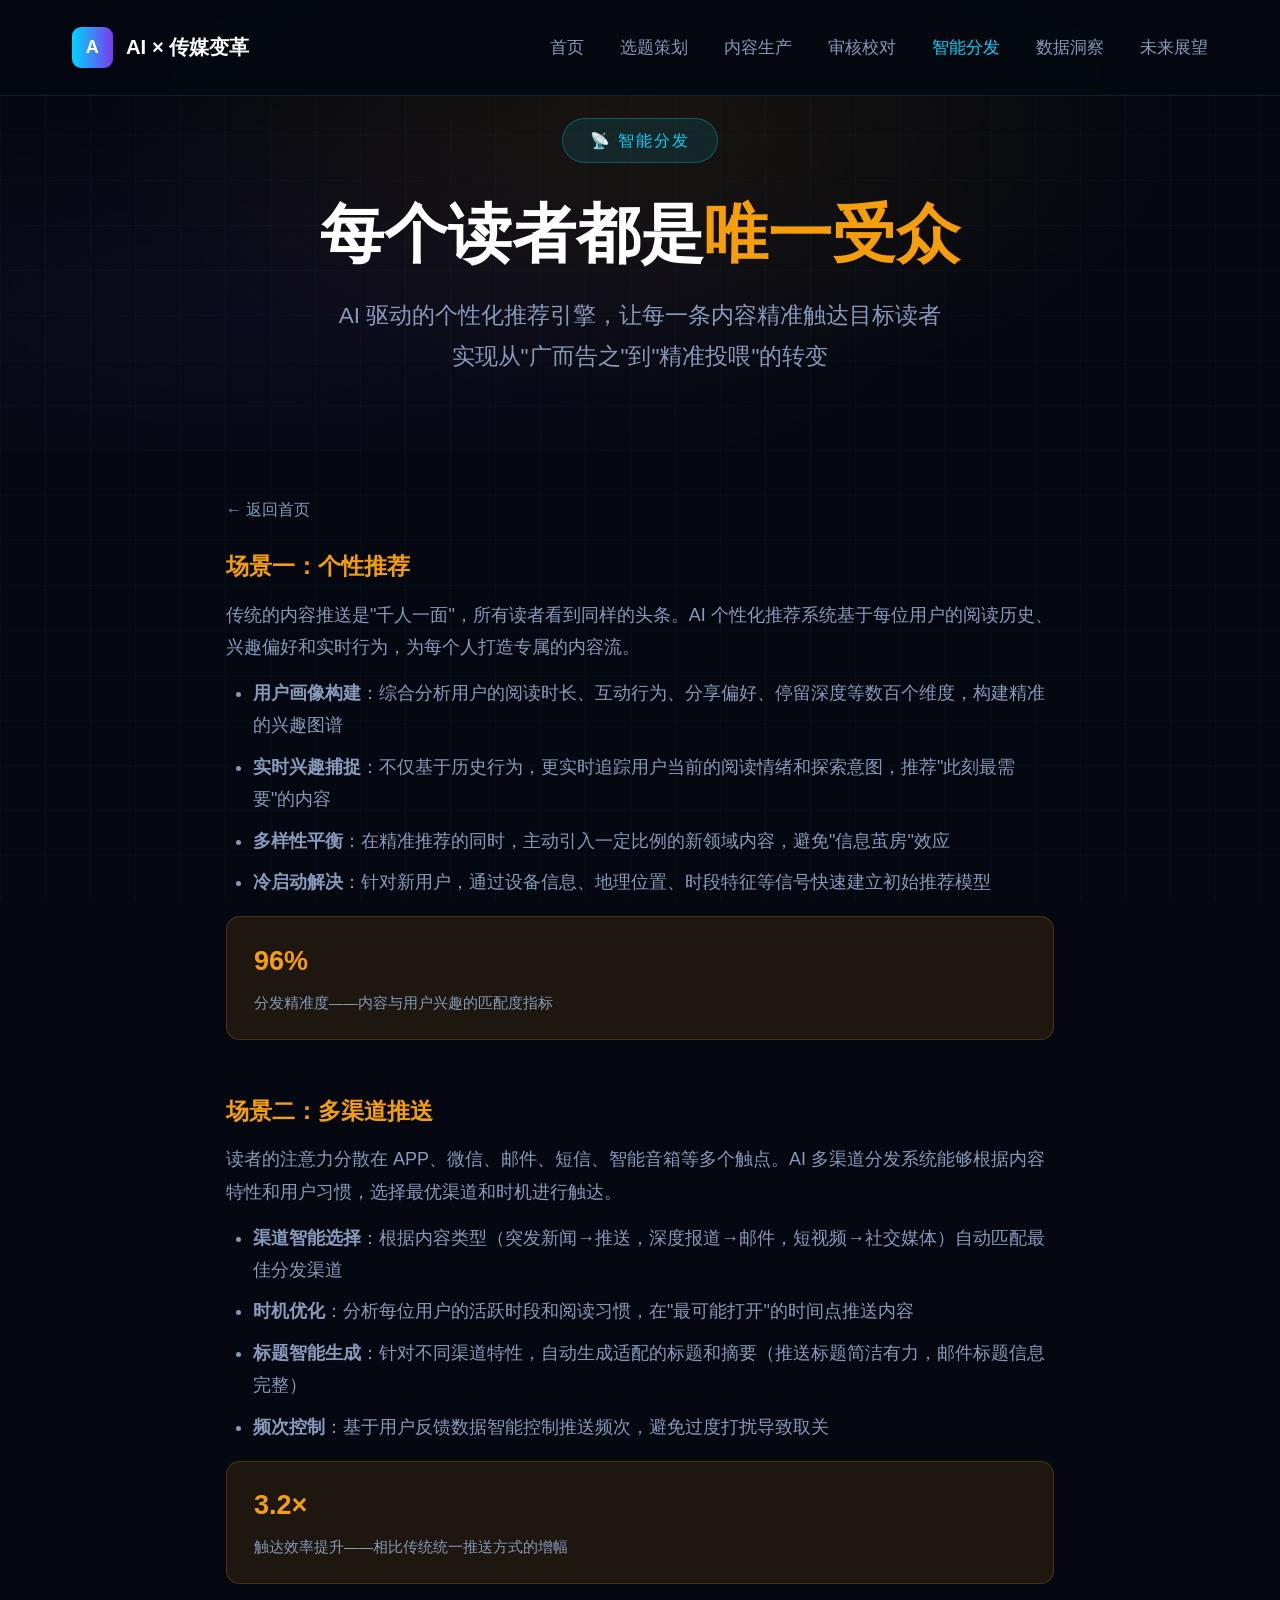
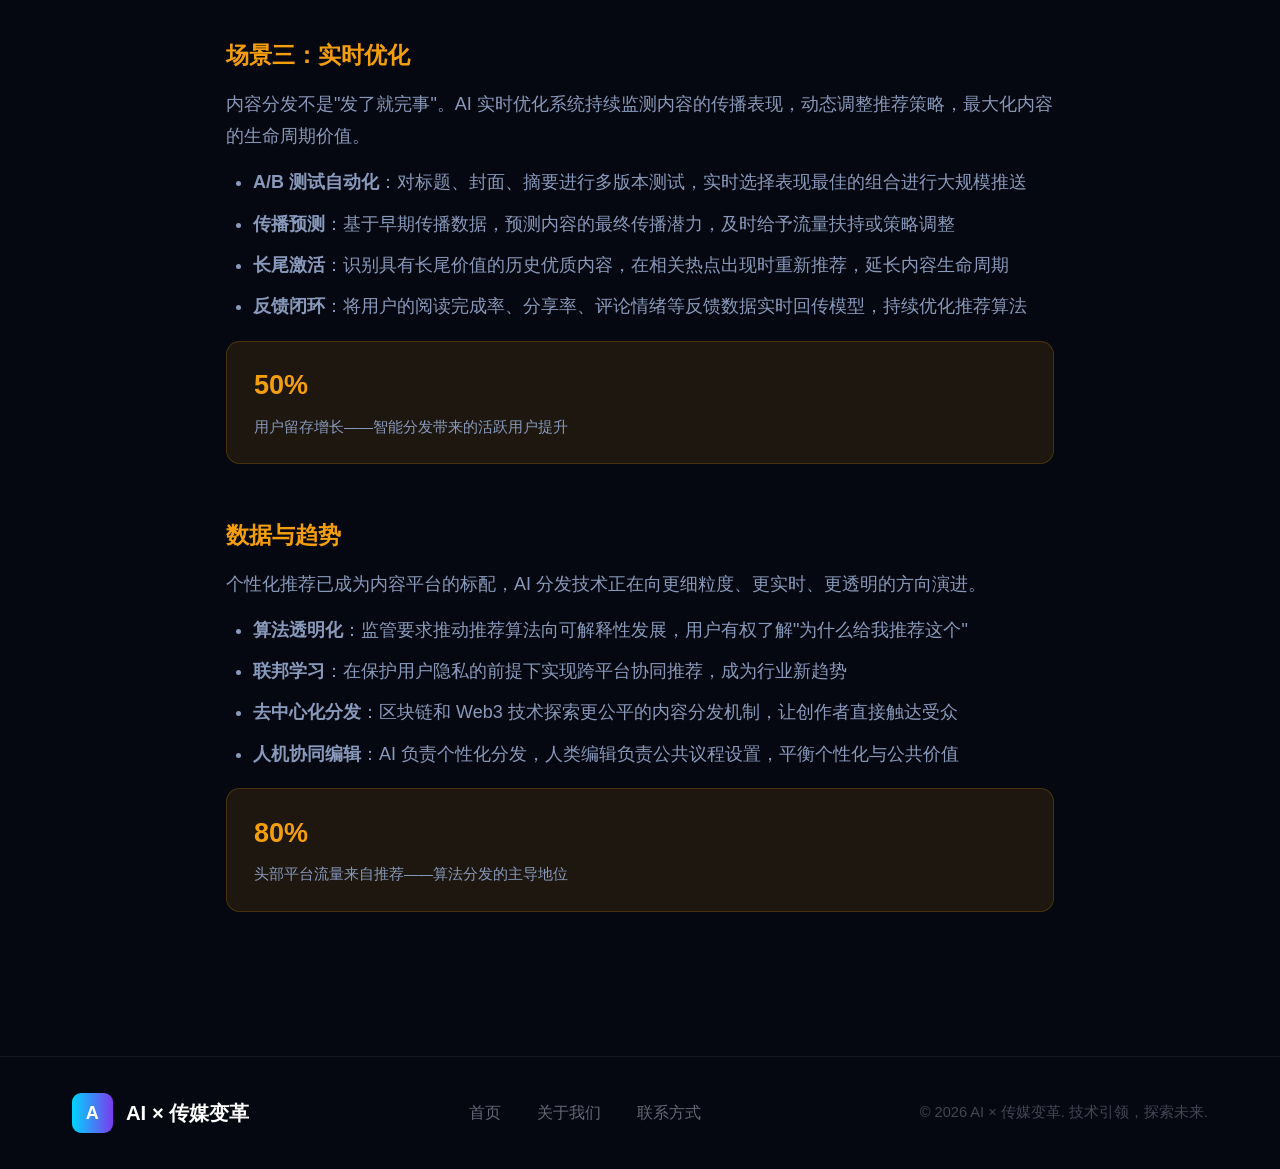
<file: smart-distribution.html>
<!DOCTYPE html>
<html lang="zh-CN">
<head>
  <meta charset="UTF-8">
  <meta name="viewport" content="width=device-width, initial-scale=1.0">
  <meta name="description" content="AI如何革新传媒内容分发——个性推荐、多渠道推送、实时优化">
  <title>智能分发 | AI × 传媒变革</title>
  <link rel="stylesheet" href="styles.css">
  <style>
    .detail-hero {
      min-height: 50vh; padding-top: 5rem;
      display: flex; align-items: center; justify-content: center; text-align: center;
      background: radial-gradient(ellipse at 50% 30%, color-mix(in srgb, var(--theme-color) 8%, transparent) 0%, transparent 60%),
        radial-gradient(ellipse at 20% 70%, rgba(124, 58, 237, 0.06) 0%, transparent 50%);
    }
    .detail-content { max-width: min(90vw, 50rem); margin: 0 auto; padding: 2.5rem 2rem 5rem; }
    .detail-section { margin-bottom: 3rem; }
    .detail-section h3 { font-size: 1.25rem; margin-bottom: 0.75rem; color: var(--theme-color, var(--cyan)); }
    .detail-section p { color: var(--text-secondary); line-height: 1.8; margin-bottom: 0.75rem; }
    .detail-section ul { color: var(--text-secondary); line-height: 1.8; padding-left: 1.5rem; }
    .detail-section li { margin-bottom: 0.5rem; }
    .detail-back { display: inline-flex; align-items: center; gap: 0.5rem; color: var(--text-secondary); font-size: 0.875rem; margin-bottom: 1.5rem; transition: color 0.3s; }
    .detail-back:hover { color: var(--cyan); }
    .detail-highlight { background: color-mix(in srgb, var(--theme-color) 10%, transparent); border: 1px solid color-mix(in srgb, var(--theme-color) 20%, transparent); border-radius: 0.75rem; padding: 1.25rem 1.5rem; margin: 1rem 0; }
    .detail-highlight strong { color: var(--theme-color); font-size: 1.5rem; display: block; margin-bottom: 0.25rem; }
    .detail-highlight span { color: var(--text-secondary); font-size: 0.8125rem; }
  </style>
</head>
<body style="--theme-color: var(--gold);">
  <nav class="navbar">
    <div class="navbar__logo">
      <div class="navbar__logo-icon">A</div>
      <span class="navbar__logo-text">AI × 传媒变革</span>
    </div>
    <div class="navbar__links">
      <a href="index.html" class="navbar__link">首页</a>
      <a href="index.html#topic" class="navbar__link">选题策划</a>
      <a href="index.html#produce" class="navbar__link">内容生产</a>
      <a href="index.html#review" class="navbar__link">审核校对</a>
      <a href="index.html#distribute" class="navbar__link navbar__link--active">智能分发</a>
      <a href="index.html#insight" class="navbar__link">数据洞察</a>
      <a href="index.html#future" class="navbar__link">未来展望</a>
    </div>
  </nav>

  <section class="detail-hero">
    <div class="hero__grid-bg"></div>
    <div class="hero__content">
      <div class="hero__badge">📡 智能分发</div>
      <h1 class="hero__title">每个读者都是<span style="color: var(--gold)">唯一受众</span></h1>
      <p class="hero__subtitle">AI 驱动的个性化推荐引擎，让每一条内容精准触达目标读者<br>实现从"广而告之"到"精准投喂"的转变</p>
    </div>
  </section>

  <main class="detail-content">
    <a href="index.html" class="detail-back">← 返回首页</a>

    <article class="detail-section" id="personalized-recommendation">
      <h3>场景一：个性推荐</h3>
      <p>传统的内容推送是"千人一面"，所有读者看到同样的头条。AI 个性化推荐系统基于每位用户的阅读历史、兴趣偏好和实时行为，为每个人打造专属的内容流。</p>
      <ul>
        <li><strong>用户画像构建</strong>：综合分析用户的阅读时长、互动行为、分享偏好、停留深度等数百个维度，构建精准的兴趣图谱</li>
        <li><strong>实时兴趣捕捉</strong>：不仅基于历史行为，更实时追踪用户当前的阅读情绪和探索意图，推荐"此刻最需要"的内容</li>
        <li><strong>多样性平衡</strong>：在精准推荐的同时，主动引入一定比例的新领域内容，避免"信息茧房"效应</li>
        <li><strong>冷启动解决</strong>：针对新用户，通过设备信息、地理位置、时段特征等信号快速建立初始推荐模型</li>
      </ul>
      <div class="detail-highlight">
        <strong>96%</strong>
        <span>分发精准度——内容与用户兴趣的匹配度指标</span>
      </div>
    </article>

    <article class="detail-section" id="multi-channel-push">
      <h3>场景二：多渠道推送</h3>
      <p>读者的注意力分散在 APP、微信、邮件、短信、智能音箱等多个触点。AI 多渠道分发系统能够根据内容特性和用户习惯，选择最优渠道和时机进行触达。</p>
      <ul>
        <li><strong>渠道智能选择</strong>：根据内容类型（突发新闻→推送，深度报道→邮件，短视频→社交媒体）自动匹配最佳分发渠道</li>
        <li><strong>时机优化</strong>：分析每位用户的活跃时段和阅读习惯，在"最可能打开"的时间点推送内容</li>
        <li><strong>标题智能生成</strong>：针对不同渠道特性，自动生成适配的标题和摘要（推送标题简洁有力，邮件标题信息完整）</li>
        <li><strong>频次控制</strong>：基于用户反馈数据智能控制推送频次，避免过度打扰导致取关</li>
      </ul>
      <div class="detail-highlight">
        <strong>3.2×</strong>
        <span>触达效率提升——相比传统统一推送方式的增幅</span>
      </div>
    </article>

    <article class="detail-section" id="real-time-optimization">
      <h3>场景三：实时优化</h3>
      <p>内容分发不是"发了就完事"。AI 实时优化系统持续监测内容的传播表现，动态调整推荐策略，最大化内容的生命周期价值。</p>
      <ul>
        <li><strong>A/B 测试自动化</strong>：对标题、封面、摘要进行多版本测试，实时选择表现最佳的组合进行大规模推送</li>
        <li><strong>传播预测</strong>：基于早期传播数据，预测内容的最终传播潜力，及时给予流量扶持或策略调整</li>
        <li><strong>长尾激活</strong>：识别具有长尾价值的历史优质内容，在相关热点出现时重新推荐，延长内容生命周期</li>
        <li><strong>反馈闭环</strong>：将用户的阅读完成率、分享率、评论情绪等反馈数据实时回传模型，持续优化推荐算法</li>
      </ul>
      <div class="detail-highlight">
        <strong>50%</strong>
        <span>用户留存增长——智能分发带来的活跃用户提升</span>
      </div>
    </article>

    <article class="detail-section">
      <h3>数据与趋势</h3>
      <p>个性化推荐已成为内容平台的标配，AI 分发技术正在向更细粒度、更实时、更透明的方向演进。</p>
      <ul>
        <li><strong>算法透明化</strong>：监管要求推动推荐算法向可解释性发展，用户有权了解"为什么给我推荐这个"</li>
        <li><strong>联邦学习</strong>：在保护用户隐私的前提下实现跨平台协同推荐，成为行业新趋势</li>
        <li><strong>去中心化分发</strong>：区块链和 Web3 技术探索更公平的内容分发机制，让创作者直接触达受众</li>
        <li><strong>人机协同编辑</strong>：AI 负责个性化分发，人类编辑负责公共议程设置，平衡个性化与公共价值</li>
      </ul>
      <div class="detail-highlight">
        <strong>80%</strong>
        <span>头部平台流量来自推荐——算法分发的主导地位</span>
      </div>
    </article>
  </main>

  <footer class="footer">
    <div class="footer__inner">
      <div class="navbar__logo">
        <div class="navbar__logo-icon">A</div>
        <span class="navbar__logo-text">AI × 传媒变革</span>
      </div>
      <div class="footer__links">
        <a href="index.html">首页</a>
        <a href="#">关于我们</a>
        <a href="#">联系方式</a>
      </div>
      <div class="footer__copyright">© 2026 AI × 传媒变革. 技术引领，探索未来.</div>
    </div>
  </footer>
  <script src="scripts.js"></script>
</body>
</html>
</file>
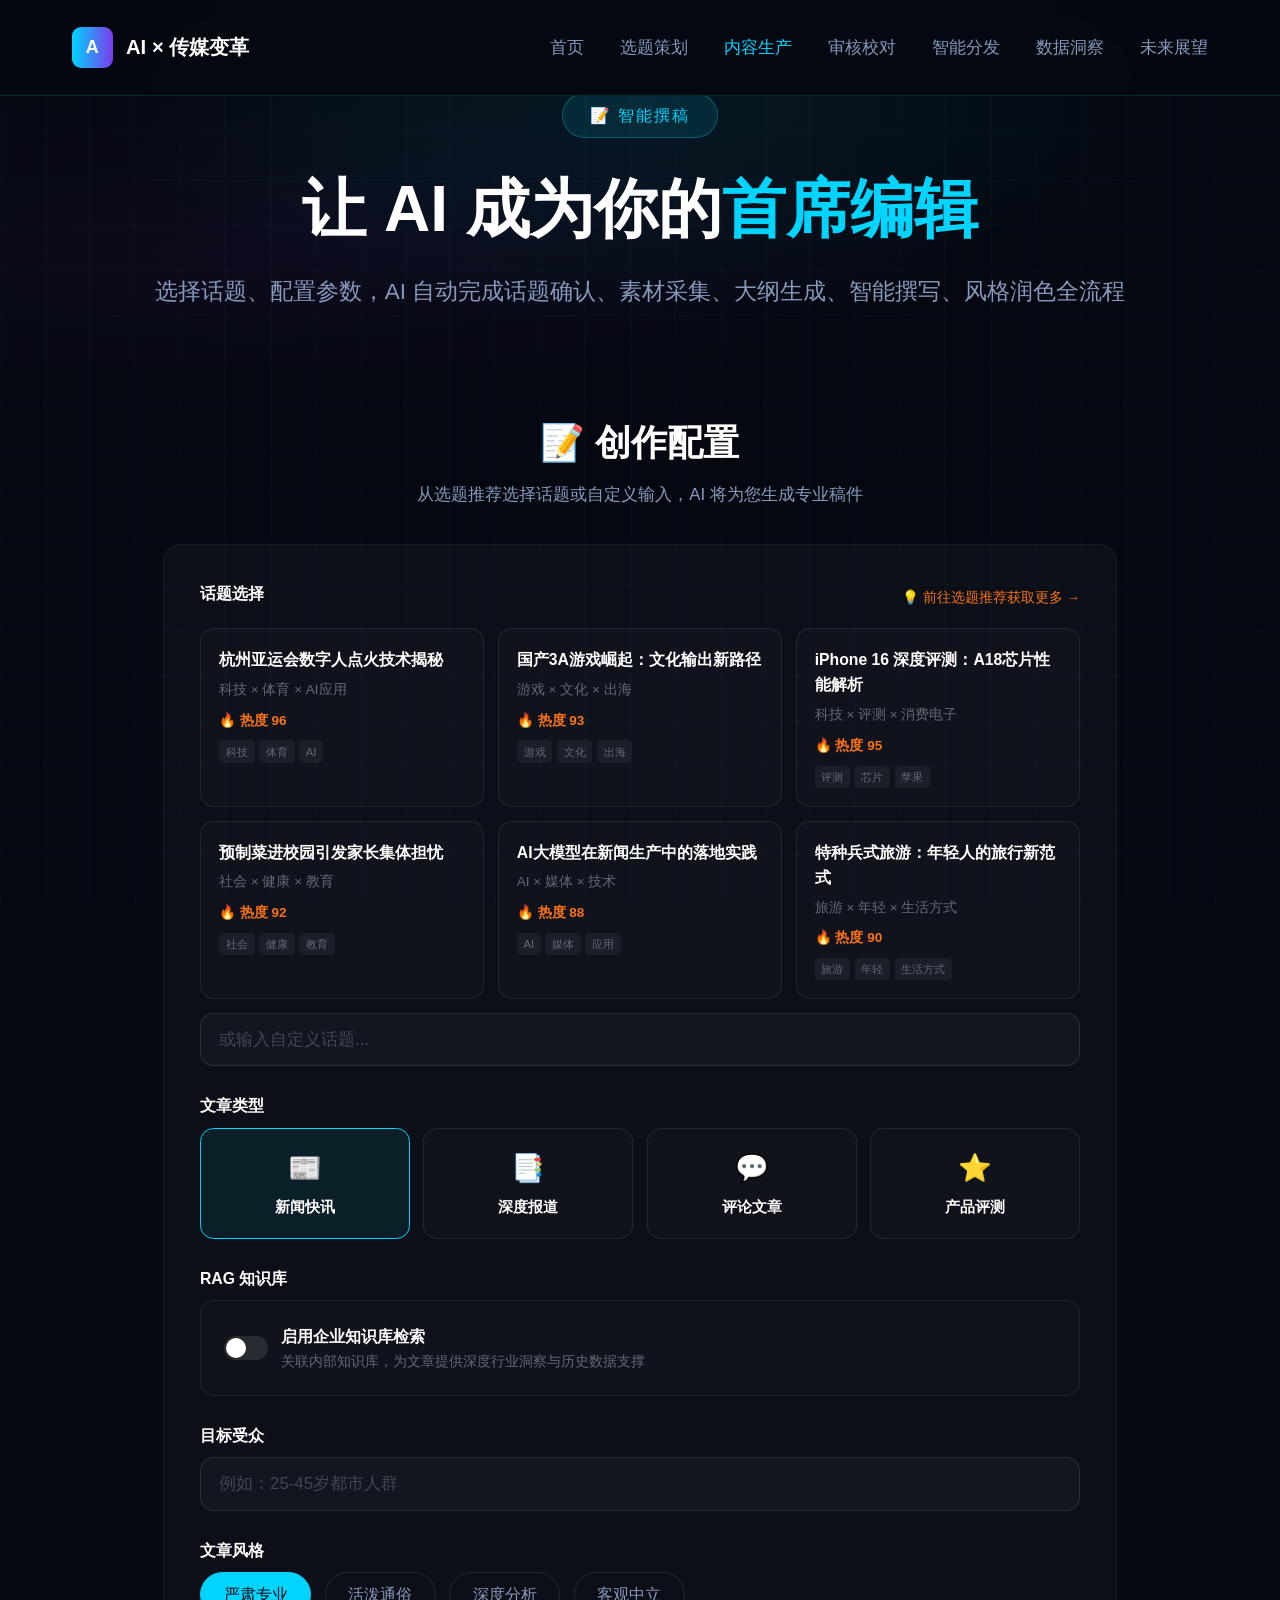
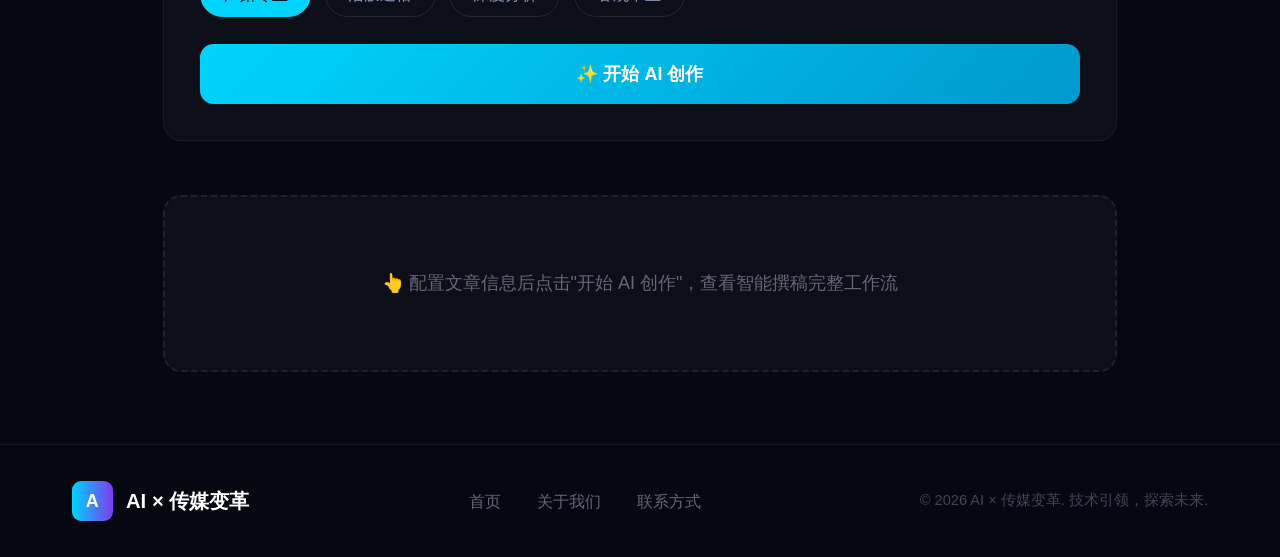
<file: smart-writing.html>
<!DOCTYPE html>
<html lang="zh-CN">
<head>
  <meta charset="UTF-8">
  <meta name="viewport" content="width=device-width, initial-scale=1.0">
  <meta name="description" content="AI智能撰稿工作流演示系统——话题选择、素材采集、大纲生成、智能撰写、风格润色、成品输出">
  <title>智能撰稿 | AI × 传媒变革</title>
  <link rel="stylesheet" href="styles.css">
  <style>
    .detail-hero {
      min-height: 40vh; padding-top: 5rem;
      display: flex; align-items: center; justify-content: center; text-align: center;
      background:
        radial-gradient(ellipse at 50% 30%, color-mix(in srgb, var(--theme-color) 8%, transparent) 0%, transparent 60%),
        radial-gradient(ellipse at 20% 70%, rgba(124, 58, 237, 0.06) 0%, transparent 50%);
    }
    .config-section {
      max-width: min(90vw, 56rem);
      margin: 0 auto;
      padding: 3rem 1.5rem;
    }
    .config-header { text-align: center; margin-bottom: 2rem; }
    .config-header h2 { font-size: clamp(1.5rem, 3vw, 2rem); margin-bottom: 0.5rem; }
    .config-header p { color: var(--text-secondary); font-size: 0.9375rem; }

    .config-form {
      background: var(--bg-card);
      border: 1px solid rgba(255,255,255,0.05);
      border-radius: 1rem;
      padding: 2rem;
    }
    .form-group { margin-bottom: 1.5rem; }
    .form-group__label {
      display: block;
      font-size: 0.875rem;
      font-weight: 600;
      margin-bottom: 0.5rem;
      color: var(--text);
    }
    .form-group__hint {
      font-size: 0.75rem;
      color: var(--text-muted);
      margin-top: 0.25rem;
    }

    /* 话题选择 */
    .topic-section-header {
      display: flex;
      align-items: center;
      justify-content: space-between;
      margin-bottom: 0.75rem;
    }
    .topic-link {
      font-size: 0.75rem;
      color: var(--orange);
      text-decoration: none;
      display: inline-flex;
      align-items: center;
      gap: 0.25rem;
      transition: opacity 0.3s;
    }
    .topic-link:hover { opacity: 0.8; }
    .topic-options {
      display: grid;
      grid-template-columns: repeat(3, 1fr);
      gap: 0.75rem;
      margin-bottom: 0.75rem;
    }
    @media (max-width: 768px) { .topic-options { grid-template-columns: 1fr; } }
    .topic-option {
      padding: 1rem;
      border-radius: 0.75rem;
      border: 1px solid rgba(255,255,255,0.08);
      background: rgba(255,255,255,0.02);
      cursor: pointer;
      transition: all 0.3s;
    }
    .topic-option:hover { border-color: rgba(0, 212, 255, 0.3); }
    .topic-option.active {
      border-color: var(--cyan);
      background: rgba(0, 212, 255, 0.08);
    }
    .topic-option__title { font-size: 0.875rem; font-weight: 600; margin-bottom: 0.375rem; }
    .topic-option__meta { font-size: 0.75rem; color: var(--text-muted); }
    .topic-option__heat {
      display: inline-flex;
      align-items: center;
      gap: 0.25rem;
      font-size: 0.75rem;
      color: var(--orange);
      margin-top: 0.5rem;
      font-weight: 600;
    }
    .topic-option__tags {
      display: flex;
      gap: 0.25rem;
      flex-wrap: wrap;
      margin-top: 0.375rem;
    }
    .topic-option__tag {
      font-size: 0.625rem;
      padding: 0.125rem 0.375rem;
      border-radius: 0.25rem;
      background: rgba(255,255,255,0.05);
      color: var(--text-muted);
    }

    /* 文章类型 */
    .type-options {
      display: grid;
      grid-template-columns: repeat(4, 1fr);
      gap: 0.75rem;
    }
    @media (max-width: 768px) { .type-options { grid-template-columns: repeat(2, 1fr); } }
    .type-option {
      padding: 1rem;
      border-radius: 0.75rem;
      border: 1px solid rgba(255,255,255,0.08);
      background: rgba(255,255,255,0.02);
      cursor: pointer;
      text-align: center;
      transition: all 0.3s;
    }
    .type-option:hover { border-color: rgba(0, 212, 255, 0.3); }
    .type-option.active {
      border-color: var(--cyan);
      background: rgba(0, 212, 255, 0.08);
    }
    .type-option__icon { font-size: 1.5rem; margin-bottom: 0.375rem; }
    .type-option__name { font-size: 0.8125rem; font-weight: 600; }

    /* RAG */
    .rag-section {
      background: rgba(255,255,255,0.02);
      border: 1px solid rgba(255,255,255,0.06);
      border-radius: 0.75rem;
      padding: 1.25rem;
    }
    .rag-toggle {
      display: flex;
      align-items: center;
      gap: 0.75rem;
      cursor: pointer;
      margin-bottom: 0;
    }
    .rag-toggle__switch {
      width: 44px;
      height: 24px;
      border-radius: 12px;
      background: rgba(255,255,255,0.1);
      position: relative;
      transition: background 0.3s;
      flex-shrink: 0;
    }
    .rag-toggle__switch::after {
      content: '';
      position: absolute;
      width: 20px; height: 20px;
      border-radius: 50%;
      background: #fff;
      top: 2px; left: 2px;
      transition: transform 0.3s;
    }
    .rag-toggle.active .rag-toggle__switch {
      background: var(--cyan);
    }
    .rag-toggle.active .rag-toggle__switch::after {
      transform: translateX(20px);
    }
    .rag-toggle__label {
      font-size: 0.875rem;
      font-weight: 600;
    }
    .rag-toggle__desc {
      font-size: 0.75rem;
      color: var(--text-muted);
      margin-top: 0.125rem;
    }
    .rag-sources {
      display: flex;
      gap: 0.75rem;
      flex-wrap: wrap;
      margin-top: 0.875rem;
      padding-top: 0.875rem;
      border-top: 1px solid rgba(255,255,255,0.05);
      display: none;
    }
    .rag-sources.show { display: flex; }
    .rag-source {
      display: flex;
      align-items: center;
      gap: 0.375rem;
      padding: 0.375rem 0.75rem;
      border-radius: 0.5rem;
      border: 1px solid rgba(255,255,255,0.08);
      background: rgba(255,255,255,0.02);
      cursor: pointer;
      font-size: 0.8125rem;
      color: var(--text-secondary);
      transition: all 0.3s;
    }
    .rag-source:hover { border-color: rgba(0,212,255,0.3); }
    .rag-source.active {
      border-color: var(--cyan);
      background: rgba(0,212,255,0.08);
      color: var(--cyan);
    }
    .rag-source__check {
      width: 14px; height: 14px;
      border-radius: 3px;
      border: 1px solid rgba(255,255,255,0.2);
      display: flex;
      align-items: center;
      justify-content: center;
      font-size: 0.625rem;
    }
    .rag-source.active .rag-source__check {
      background: var(--cyan);
      border-color: var(--cyan);
      color: var(--bg);
    }

    .text-input {
      width: 100%;
      padding: 0.875rem 1rem;
      border-radius: 0.75rem;
      border: 1px solid rgba(255,255,255,0.1);
      background: rgba(255,255,255,0.03);
      color: var(--text);
      font-size: 0.9375rem;
      font-family: inherit;
      transition: border-color 0.3s;
    }
    .text-input:focus {
      outline: none;
      border-color: var(--cyan);
    }
    .text-input::placeholder { color: var(--text-dim); }

    .style-options {
      display: flex;
      gap: 0.75rem;
      flex-wrap: wrap;
    }
    .style-option {
      padding: 0.5rem 1.25rem;
      border-radius: 2rem;
      border: 1px solid rgba(255,255,255,0.1);
      background: transparent;
      color: var(--text-secondary);
      font-size: 0.875rem;
      cursor: pointer;
      transition: all 0.3s;
    }
    .style-option:hover { border-color: var(--cyan); color: var(--cyan); }
    .style-option.active {
      background: var(--cyan);
      color: var(--bg);
      border-color: var(--cyan);
    }

    .generate-btn {
      display: block;
      width: 100%;
      padding: 1rem;
      border-radius: 0.75rem;
      border: none;
      background: linear-gradient(135deg, #00d4ff, #0099cc);
      color: #fff;
      font-size: 1rem;
      font-weight: 600;
      cursor: pointer;
      transition: all 0.3s;
    }
    .generate-btn:hover {
      box-shadow: 0 0 24px rgba(0, 212, 255, 0.3);
      transform: translateY(-1px);
    }
    .generate-btn:disabled {
      opacity: 0.5;
      cursor: not-allowed;
      transform: none;
    }

    .workflow-section {
      max-width: min(90vw, 56rem);
      margin: 0 auto 4rem;
      padding: 0 1.5rem;
    }
    .workflow-placeholder {
      background: var(--bg-card);
      border: 2px dashed rgba(255,255,255,0.08);
      border-radius: 1rem;
      padding: 4rem 2rem;
      text-align: center;
      color: var(--text-muted);
      font-size: 1rem;
    }
    .workflow-content {
      background: var(--bg-card);
      border: 1px solid rgba(255,255,255,0.05);
      border-radius: 1rem;
      padding: 1.5rem;
    }

    .workflow-steps {
      display: flex;
      gap: 0.5rem;
      margin-bottom: 1.5rem;
      overflow-x: auto;
      padding-bottom: 0.5rem;
    }
    .wf-step {
      flex: 1;
      min-width: 100px;
      text-align: center;
      padding: 0.75rem 0.375rem;
      border-radius: 0.75rem;
      background: rgba(255,255,255,0.03);
      border: 1px solid rgba(255,255,255,0.05);
      transition: all 0.3s;
    }
    .wf-step.active {
      border-color: var(--cyan);
      background: rgba(0, 212, 255, 0.08);
    }
    .wf-step.completed {
      border-color: var(--green);
      background: rgba(16, 185, 129, 0.08);
    }
    .wf-step__num {
      width: 1.625rem; height: 1.625rem;
      border-radius: 50%;
      background: rgba(255,255,255,0.08);
      color: var(--text-muted);
      display: flex; align-items: center; justify-content: center;
      font-size: 0.6875rem; font-weight: 700;
      margin: 0 auto 0.375rem;
    }
    .wf-step.active .wf-step__num {
      background: var(--cyan);
      color: var(--bg);
    }
    .wf-step.completed .wf-step__num {
      background: var(--green);
      color: #fff;
    }
    .wf-step__title { font-size: 0.6875rem; font-weight: 600; }
    .wf-step__status { font-size: 0.625rem; color: var(--text-muted); margin-top: 0.25rem; }

    .step-work-area {
      min-height: 320px;
    }

    /* 话题确认 */
    .topic-confirm {
      display: grid;
      grid-template-columns: repeat(4, 1fr);
      gap: 1rem;
      margin-bottom: 1.5rem;
    }
    @media (max-width: 768px) { .topic-confirm { grid-template-columns: repeat(2, 1fr); } }
    .topic-metric {
      text-align: center;
      padding: 1rem;
      background: rgba(255,255,255,0.03);
      border-radius: 0.75rem;
      border: 1px solid rgba(255,255,255,0.05);
    }
    .topic-metric__value {
      font-size: 1.5rem;
      font-weight: 700;
      color: var(--cyan);
    }
    .topic-metric__label {
      font-size: 0.75rem;
      color: var(--text-muted);
      margin-top: 0.25rem;
    }
    .topic-reason {
      background: rgba(0, 212, 255, 0.05);
      border: 1px solid rgba(0, 212, 255, 0.15);
      border-radius: 0.75rem;
      padding: 1rem 1.25rem;
      color: var(--text-secondary);
      font-size: 0.875rem;
      line-height: 1.7;
    }
    .topic-reason strong { color: var(--cyan); }

    /* 素材采集 */
    .materials-list {
      display: flex;
      flex-direction: column;
      gap: 0.625rem;
    }
    .material-item {
      display: flex;
      align-items: center;
      gap: 0.75rem;
      padding: 0.75rem 1rem;
      background: rgba(255,255,255,0.03);
      border-radius: 0.5rem;
      border: 1px solid rgba(255,255,255,0.05);
      opacity: 0;
      transform: translateX(-20px);
      animation: materialIn 0.4s ease forwards;
    }
    @keyframes materialIn {
      to { opacity: 1; transform: translateX(0); }
    }
    .material-item__icon { font-size: 1.25rem; flex-shrink: 0; }
    .material-item__text { font-size: 0.875rem; color: var(--text-secondary); }
    .material-item__source {
      font-size: 0.6875rem;
      color: var(--text-muted);
      margin-left: auto;
      flex-shrink: 0;
      padding: 0.125rem 0.5rem;
      background: rgba(255,255,255,0.05);
      border-radius: 0.25rem;
    }
    .material-item__source.rag {
      background: rgba(0, 212, 255, 0.1);
      color: var(--cyan);
    }
    .rag-header {
      font-size: 0.75rem;
      color: var(--cyan);
      font-weight: 600;
      margin: 1rem 0 0.5rem;
      display: flex;
      align-items: center;
      gap: 0.375rem;
    }

    /* 大纲 */
    .outline-tree {
      padding-left: 0.5rem;
    }
    .outline-item {
      padding: 0.5rem 0;
      color: var(--text-secondary);
      font-size: 0.9375rem;
      opacity: 0;
      animation: fadeIn 0.3s ease forwards;
    }
    .outline-item.l1 { font-weight: 600; color: var(--text); }
    .outline-item.l2 { padding-left: 1.5rem; font-size: 0.875rem; }
    @keyframes fadeIn { to { opacity: 1; } }

    /* 打字机效果 */
    .draft-area {
      background: rgba(0,0,0,0.2);
      border-radius: 0.75rem;
      padding: 1.5rem;
      font-size: 0.9375rem;
      line-height: 1.8;
      color: var(--text-secondary);
      min-height: 280px;
      white-space: pre-wrap;
      overflow-wrap: break-word;
    }
    .draft-area .cursor {
      display: inline-block;
      width: 2px;
      height: 1.2em;
      background: var(--cyan);
      animation: blink 1s step-end infinite;
      vertical-align: text-bottom;
      margin-left: 1px;
    }
    @keyframes blink { 50% { opacity: 0; } }
    .draft-area .highlight-add {
      background: rgba(0, 212, 255, 0.15);
      border-radius: 2px;
      padding: 0 2px;
      animation: highlightFade 1.5s ease forwards;
    }
    @keyframes highlightFade {
      0% { background: rgba(0, 212, 255, 0.3); }
      100% { background: transparent; }
    }

    /* 润色对比 */
    .polish-comparison {
      display: grid;
      grid-template-columns: 1fr 1fr;
      gap: 1rem;
    }
    @media (max-width: 768px) { .polish-comparison { grid-template-columns: 1fr; } }
    .polish-panel {
      background: rgba(255,255,255,0.03);
      border-radius: 0.75rem;
      padding: 1rem;
      border: 1px solid rgba(255,255,255,0.05);
    }
    .polish-panel__label {
      font-size: 0.75rem;
      color: var(--text-muted);
      margin-bottom: 0.5rem;
      text-transform: uppercase;
      letter-spacing: 1px;
    }
    .polish-panel__text {
      font-size: 0.875rem;
      line-height: 1.7;
      color: var(--text-secondary);
    }
    .polish-panel__text .changed {
      background: rgba(0, 212, 255, 0.2);
      color: var(--cyan);
      padding: 0 3px;
      border-radius: 3px;
    }

    /* 成品输出 */
    .final-output {
      background: rgba(0,0,0,0.2);
      border-radius: 0.75rem;
      padding: 2rem;
    }
    .final-output__title {
      font-size: 1.25rem;
      font-weight: 700;
      margin-bottom: 1rem;
      color: var(--text);
    }
    .final-output__body {
      font-size: 0.9375rem;
      line-height: 1.8;
      color: var(--text-secondary);
      margin-bottom: 1.5rem;
    }
    .final-metrics {
      display: grid;
      grid-template-columns: repeat(4, 1fr);
      gap: 1rem;
      padding-top: 1rem;
      border-top: 1px solid rgba(255,255,255,0.05);
    }
    @media (max-width: 768px) { .final-metrics { grid-template-columns: repeat(2, 1fr); } }
    .metric {
      text-align: center;
    }
    .metric__value {
      font-size: 1.25rem;
      font-weight: 700;
      color: var(--cyan);
    }
    .metric__label {
      font-size: 0.6875rem;
      color: var(--text-muted);
      margin-top: 0.25rem;
    }

    .progress-bar-inline {
      width: 100%;
      height: 4px;
      background: rgba(255,255,255,0.08);
      border-radius: 2px;
      margin: 1rem 0;
      overflow: hidden;
    }
    .progress-bar-inline__fill {
      height: 100%;
      background: linear-gradient(90deg, var(--cyan), #0099cc);
      border-radius: 2px;
      transition: width 0.5s ease;
    }
  </style>
</head>
<body style="--theme-color: var(--cyan);">
  <nav class="navbar">
    <div class="navbar__logo">
      <div class="navbar__logo-icon">A</div>
      <span class="navbar__logo-text">AI × 传媒变革</span>
    </div>
    <div class="navbar__links">
      <a href="index.html" class="navbar__link">首页</a>
      <a href="index.html#topic" class="navbar__link">选题策划</a>
      <a href="index.html#produce" class="navbar__link navbar__link--active">内容生产</a>
      <a href="index.html#review" class="navbar__link">审核校对</a>
      <a href="index.html#distribute" class="navbar__link">智能分发</a>
      <a href="index.html#insight" class="navbar__link">数据洞察</a>
      <a href="index.html#future" class="navbar__link">未来展望</a>
    </div>
  </nav>

  <section class="detail-hero">
    <div class="hero__grid-bg"></div>
    <div class="hero__content">
      <div class="hero__badge">📝 智能撰稿</div>
      <h1 class="hero__title">让 AI 成为你的<span style="color: var(--cyan)">首席编辑</span></h1>
      <p class="hero__subtitle">选择话题、配置参数，AI 自动完成话题确认、素材采集、大纲生成、智能撰写、风格润色全流程</p>
    </div>
  </section>

  <section class="config-section">
    <div class="config-header">
      <h2>📝 创作配置</h2>
      <p>从选题推荐选择话题或自定义输入，AI 将为您生成专业稿件</p>
    </div>
    <div class="config-form">
      <!-- 话题选择 -->
      <div class="form-group">
        <div class="topic-section-header">
          <label class="form-group__label">话题选择</label>
          <a href="topic-recommendation.html" class="topic-link">💡 前往选题推荐获取更多 →</a>
        </div>
        <div class="topic-options" id="topicOptions">
          <div class="topic-option" data-topic="digital-human">
            <div class="topic-option__title">杭州亚运会数字人点火技术揭秘</div>
            <div class="topic-option__meta">科技 × 体育 × AI应用</div>
            <div class="topic-option__heat">🔥 热度 96</div>
            <div class="topic-option__tags">
              <span class="topic-option__tag">科技</span>
              <span class="topic-option__tag">体育</span>
              <span class="topic-option__tag">AI</span>
            </div>
          </div>
          <div class="topic-option" data-topic="aaa-game">
            <div class="topic-option__title">国产3A游戏崛起：文化输出新路径</div>
            <div class="topic-option__meta">游戏 × 文化 × 出海</div>
            <div class="topic-option__heat">🔥 热度 93</div>
            <div class="topic-option__tags">
              <span class="topic-option__tag">游戏</span>
              <span class="topic-option__tag">文化</span>
              <span class="topic-option__tag">出海</span>
            </div>
          </div>
          <div class="topic-option" data-topic="iphone16">
            <div class="topic-option__title">iPhone 16 深度评测：A18芯片性能解析</div>
            <div class="topic-option__meta">科技 × 评测 × 消费电子</div>
            <div class="topic-option__heat">🔥 热度 95</div>
            <div class="topic-option__tags">
              <span class="topic-option__tag">评测</span>
              <span class="topic-option__tag">芯片</span>
              <span class="topic-option__tag">苹果</span>
            </div>
          </div>
          <div class="topic-option" data-topic="precooked">
            <div class="topic-option__title">预制菜进校园引发家长集体担忧</div>
            <div class="topic-option__meta">社会 × 健康 × 教育</div>
            <div class="topic-option__heat">🔥 热度 92</div>
            <div class="topic-option__tags">
              <span class="topic-option__tag">社会</span>
              <span class="topic-option__tag">健康</span>
              <span class="topic-option__tag">教育</span>
            </div>
          </div>
          <div class="topic-option" data-topic="ai-news">
            <div class="topic-option__title">AI大模型在新闻生产中的落地实践</div>
            <div class="topic-option__meta">AI × 媒体 × 技术</div>
            <div class="topic-option__heat">🔥 热度 88</div>
            <div class="topic-option__tags">
              <span class="topic-option__tag">AI</span>
              <span class="topic-option__tag">媒体</span>
              <span class="topic-option__tag">应用</span>
            </div>
          </div>
          <div class="topic-option" data-topic="special-ops">
            <div class="topic-option__title">特种兵式旅游：年轻人的旅行新范式</div>
            <div class="topic-option__meta">旅游 × 年轻 × 生活方式</div>
            <div class="topic-option__heat">🔥 热度 90</div>
            <div class="topic-option__tags">
              <span class="topic-option__tag">旅游</span>
              <span class="topic-option__tag">年轻</span>
              <span class="topic-option__tag">生活方式</span>
            </div>
          </div>
        </div>
        <input type="text" class="text-input" id="customTopicInput" placeholder="或输入自定义话题...">
      </div>

      <!-- 文章类型 -->
      <div class="form-group">
        <label class="form-group__label">文章类型</label>
        <div class="type-options" id="typeOptions">
          <div class="type-option active" data-type="news">
            <div class="type-option__icon">📰</div>
            <div class="type-option__name">新闻快讯</div>
          </div>
          <div class="type-option" data-type="deep">
            <div class="type-option__icon">📑</div>
            <div class="type-option__name">深度报道</div>
          </div>
          <div class="type-option" data-type="comment">
            <div class="type-option__icon">💬</div>
            <div class="type-option__name">评论文章</div>
          </div>
          <div class="type-option" data-type="review">
            <div class="type-option__icon">⭐</div>
            <div class="type-option__name">产品评测</div>
          </div>
        </div>
      </div>

      <!-- RAG 知识库 -->
      <div class="form-group">
        <label class="form-group__label">RAG 知识库</label>
        <div class="rag-section">
          <div class="rag-toggle" id="ragToggle">
            <div class="rag-toggle__switch"></div>
            <div>
              <div class="rag-toggle__label">启用企业知识库检索</div>
              <div class="rag-toggle__desc">关联内部知识库，为文章提供深度行业洞察与历史数据支撑</div>
            </div>
          </div>
          <div class="rag-sources" id="ragSources">
            <div class="rag-source active" data-source="industry">
              <div class="rag-source__check">✓</div>
              <span>行业报告库</span>
            </div>
            <div class="rag-source active" data-source="history">
              <div class="rag-source__check">✓</div>
              <span>历史稿件库</span>
            </div>
            <div class="rag-source" data-source="competitor">
              <div class="rag-source__check"></div>
              <span>竞品分析库</span>
            </div>
            <div class="rag-source" data-source="policy">
              <div class="rag-source__check"></div>
              <span>政策法规库</span>
            </div>
          </div>
        </div>
      </div>

      <!-- 目标受众 -->
      <div class="form-group">
        <label class="form-group__label">目标受众</label>
        <input type="text" class="text-input" id="audienceInput" placeholder="例如：25-45岁都市人群">
      </div>

      <!-- 文章风格 -->
      <div class="form-group">
        <label class="form-group__label">文章风格</label>
        <div class="style-options" id="styleOptions">
          <div class="style-option active" data-style="professional">严肃专业</div>
          <div class="style-option" data-style="lively">活泼通俗</div>
          <div class="style-option" data-style="analytical">深度分析</div>
          <div class="style-option" data-style="neutral">客观中立</div>
        </div>
      </div>

      <button class="generate-btn" id="generateBtn">✨ 开始 AI 创作</button>
    </div>
  </section>

  <section class="workflow-section">
    <div class="workflow-placeholder" id="workflowPlaceholder">
      👆 配置文章信息后点击"开始 AI 创作"，查看智能撰稿完整工作流
    </div>
    <div class="workflow-content" id="workflowContent" style="display:none;">
      <div class="workflow-steps" id="workflowSteps">
        <div class="wf-step active" data-step="0">
          <div class="wf-step__num">1</div>
          <div class="wf-step__title">话题确认</div>
          <div class="wf-step__status" id="status0">进行中...</div>
        </div>
        <div class="wf-step" data-step="1">
          <div class="wf-step__num">2</div>
          <div class="wf-step__title">素材采集</div>
          <div class="wf-step__status" id="status1">等待</div>
        </div>
        <div class="wf-step" data-step="2">
          <div class="wf-step__num">3</div>
          <div class="wf-step__title">拟定大纲</div>
          <div class="wf-step__status" id="status2">等待</div>
        </div>
        <div class="wf-step" data-step="3">
          <div class="wf-step__num">4</div>
          <div class="wf-step__title">智能撰写</div>
          <div class="wf-step__status" id="status3">等待</div>
        </div>
        <div class="wf-step" data-step="4">
          <div class="wf-step__num">5</div>
          <div class="wf-step__title">风格润色</div>
          <div class="wf-step__status" id="status4">等待</div>
        </div>
        <div class="wf-step" data-step="5">
          <div class="wf-step__num">6</div>
          <div class="wf-step__title">成品输出</div>
          <div class="wf-step__status" id="status5">等待</div>
        </div>
      </div>

      <div class="progress-bar-inline">
        <div class="progress-bar-inline__fill" id="overallProgress" style="width:0%"></div>
      </div>

      <div class="step-work-area" id="stepWorkArea">
        <!-- 动态内容 -->
      </div>
    </div>
  </section>

  <footer class="footer">
    <div class="footer__inner">
      <div class="navbar__logo">
        <div class="navbar__logo-icon">A</div>
        <span class="navbar__logo-text">AI × 传媒变革</span>
      </div>
      <div class="footer__links">
        <a href="index.html">首页</a>
        <a href="#">关于我们</a>
        <a href="#">联系方式</a>
      </div>
      <div class="footer__copyright">© 2026 AI × 传媒变革. 技术引领，探索未来.</div>
    </div>
  </footer>

  <script>
    // ====== 话题元数据 ======
    const topicMetaDB = {
      'digital-human': {
        title: '杭州亚运会数字人点火技术揭秘',
        heat: 96, audienceMatch: 94, competition: '中等', trend: '↑ 持续上升',
        reason: '大型赛事+前沿科技双热点叠加，AI应用落地的标志性事件，兼具话题性与技术深度',
        tags: ['科技', '体育', 'AI'],
        ragMaterials: [
          { icon: '📚', text: '《2023中国数字人产业发展白皮书》：市场规模达220亿元，年复合增长率超60%', source: '行业报告库' },
          { icon: '📚', text: '阿里云实时渲染技术文档：分布式渲染架构实现16ms低延迟输出', source: '技术文档库' },
          { icon: '📚', text: '历届大型赛事开幕式技术方案对比分析（2016-2023）', source: '历史稿件库' }
        ]
      },
      'aaa-game': {
        title: '国产3A游戏崛起：文化输出新路径',
        heat: 93, audienceMatch: 91, competition: '较低', trend: '↑ 快速上升',
        reason: '文化+科技双轮驱动，国产游戏出海话题热度高涨，适合深度产业分析',
        tags: ['游戏', '文化', '出海'],
        ragMaterials: [
          { icon: '📚', text: '《中国游戏产业报告2023》：国产游戏海外收入达173亿美元，同比增长6%', source: '行业报告库' },
          { icon: '📚', text: '3A游戏开发成本分析：平均研发周期3-5年，单项目投入超1亿美元', source: '竞品分析库' },
          { icon: '📚', text: '文化输出典型案例：原神、黑神话悟空的海外传播路径与受众反馈', source: '历史稿件库' }
        ]
      },
      'iphone16': {
        title: 'iPhone 16 深度评测：A18芯片性能解析',
        heat: 95, audienceMatch: 96, competition: '较高', trend: '→ 平稳',
        reason: '科技数码领域年度重磅产品，搜索流量大，受众匹配度高，适合首发评测',
        tags: ['科技', '评测', '消费电子'],
        ragMaterials: [
          { icon: '📚', text: '苹果A系列芯片历代性能对比（A14-A18）：制程、晶体管数量、跑分数据全记录', source: '技术文档库' },
          { icon: '📚', text: '《全球智能手机市场Q3报告》：苹果市占率17.1%，稳居全球第二', source: '行业报告库' },
          { icon: '📚', text: '历代iPhone首发评测传播效果分析：阅读量、互动率、转化数据', source: '历史稿件库' }
        ]
      },
      'precooked': {
        title: '预制菜进校园引发家长集体担忧',
        heat: 92, audienceMatch: 88, competition: '中等', trend: '↑ 上升',
        reason: '民生敏感话题，社会关注度高，适合深度调查报道，具备持续发酵潜力',
        tags: ['社会', '健康', '教育'],
        ragMaterials: [
          { icon: '📚', text: '《中国预制菜产业发展报告》：2023年市场规模突破5000亿元', source: '行业报告库' },
          { icon: '📚', text: '校园食品安全相关法规与政策文件汇编（2018-2023）', source: '政策法规库' },
          { icon: '📚', text: '日本、欧美校园餐饮管理模式对比研究与经验借鉴', source: '竞品分析库' }
        ]
      },
      'ai-news': {
        title: 'AI大模型在新闻生产中的落地实践',
        heat: 88, audienceMatch: 95, competition: '较低', trend: '↑ 快速上升',
        reason: '行业应用趋势，从业者高度关注，与媒体定位高度契合，差异化竞争空间充足',
        tags: ['AI', '媒体', '技术'],
        ragMaterials: [
          { icon: '📚', text: '《全球媒体AI应用调研报告》：65%新闻机构已引入AI工具，30%实现全流程覆盖', source: '行业报告库' },
          { icon: '📚', text: '国内外主流媒体AI应用案例库：路透社、新华社、BuzzFeed、朝日新闻', source: '历史稿件库' },
          { icon: '📚', text: '大模型内容生成质量评估标准与AI检测技术方法论文', source: '技术文档库' }
        ]
      },
      'special-ops': {
        title: '特种兵式旅游：年轻人的旅行新范式',
        heat: 90, audienceMatch: 89, competition: '较低', trend: '→ 平稳',
        reason: '生活方式话题，与年轻受众高度共鸣，适合视觉化内容和社交媒体传播',
        tags: ['旅游', '年轻', '生活方式'],
        ragMaterials: [
          { icon: '📚', text: '《中国旅游市场复苏报告2023》：Z世代贡献35%旅游消费，人均客单价提升12%', source: '行业报告库' },
          { icon: '📚', text: '特种兵式旅游用户画像：年龄、收入、出行频次、消费偏好与社交平台行为', source: '历史稿件库' },
          { icon: '📚', text: '低成本旅行内容传播效果分析：抖音、小红书爆款案例拆解', source: '竞品分析库' }
        ]
      }
    };

    // ====== 模拟文章数据 ======
    const articleDB = {
      news: {
        title: '杭州亚运会开幕式圆满举行 数字人点火成最大亮点',
        materials: [
          { icon: '📰', text: '杭州亚运会开幕式于今晚8点正式举行', source: '新华社' },
          { icon: '📊', text: '本届亚运会共有45个国家和地区参加', source: '赛事官网' },
          { icon: '🎥', text: '开幕式采用全息投影技术呈现西湖美景', source: '央视体育' },
          { icon: '🔥', text: '数字人"弄潮儿"跨越钱塘江点燃主火炬', source: '科技日报' },
          { icon: '📱', text: '社交媒体话题阅读量突破10亿', source: '微博热搜' },
          { icon: '🏅', text: '中国代表团第100个入场，全场欢呼', source: '人民日报' }
        ],
        outline: [
          { level: 1, text: '一、开幕式盛况：科技与艺术的完美融合' },
          { level: 2, text: '1.1 全息投影呈现西湖十景' },
          { level: 2, text: '1.2 数字人点火仪式引发热议' },
          { level: 1, text: '二、数字人技术解析：亚运史上的首次尝试' },
          { level: 2, text: '2.1 实时动作捕捉技术' },
          { level: 2, text: '2.2 跨江点火的技术难点' },
          { level: 1, text: '三、社会反响：从惊叹到思考' },
          { level: 2, text: '3.1 社交媒体数据一览' },
          { level: 2, text: '3.2 专家点评与未来展望' }
        ],
        draft: '杭州亚运会开幕式于9月23日晚在杭州奥体中心体育场隆重举行。本次开幕式以"潮起亚细亚"为主题，将杭州的城市特色与亚运精神完美融合，为观众呈现了一场视觉盛宴。\n\n开幕式最大的亮点莫过于数字人"弄潮儿"的点火仪式。这位由AI技术驱动的虚拟人物，手持火炬跨越钱塘江，最终在体育场内点燃了主火炬。这一创新之举不仅是亚运会历史上的首次，也标志着大型体育赛事正式迈入元宇宙时代。\n\n技术团队透露，数字人的每一个动作都经过精密计算，从表情到步态都力求逼真。观众在现场通过AR眼镜可以看到数字人完整的跨江之旅，而电视观众则通过多机位切换感受这一震撼时刻。\n\n社交媒体上，#数字人点火#话题迅速登上热搜榜首，阅读量突破10亿次。网友们纷纷留言："这就是中国科技的力量！""太震撼了，仿佛看到了未来。"',
        polished: '杭州亚运会开幕式于9月23日晚在杭州奥体中心体育场盛大举行。本届开幕式以"潮起亚细亚"为主题，将千年杭城的诗意韵味与亚运精神的蓬勃朝气巧妙融合，为全球观众奉献了一场科技与人文交相辉映的视觉盛宴。\n\n整场开幕式最令人瞩目的，当属数字人"弄潮儿"点燃主火炬的历史性时刻。这位依托前沿AI技术打造的虚拟形象，手持亚运火炬凌空跨越波澜壮阔的钱塘江，最终在主体育场内精准点燃了圣火。这一开创性的设计不仅是亚运百年史上的首次尝试，更象征着大型综合性体育赛事正式迈入数字文明与实体经济深度融合的新纪元。\n\n据技术团队揭秘，数字人的每一个细微动作都经由高精度动作捕捉与实时渲染技术精密合成，从面部微表情到肢体步态均达到影视级真实度。现场观众借助AR增强现实设备，可沉浸式体验数字人完整的跨江点火之旅；而通过电视转播的亿万观众，亦能通过多维度镜头语言感受这一震撼人心的科技奇观。\n\n社交媒体平台迅速被这一话题点燃。#数字人点火#词条在短时间内登顶微博热搜榜首，全网阅读量强势突破10亿大关。广大网友热议不断："这就是中国科技硬实力的最佳注脚！""仿佛穿越到了未来世界，为祖国的科技进步深感自豪。"',
        metrics: { wordCount: 486, readTime: '3分钟', qualityScore: 92, seoScore: 88 }
      },
      deep: {
        title: '深度调查：数字人点火背后的技术突围与产业图景',
        materials: [
          { icon: '🔬', text: '实时渲染技术延迟控制在16毫秒以内', source: '技术白皮书' },
          { icon: '💰', text: '开幕式技术投入占总预算的35%', source: '财经杂志' },
          { icon: '📈', text: '中国数字人市场规模预计2025年达480亿元', source: '艾瑞咨询' },
          { icon: '🎓', text: '核心技术团队来自浙大、阿里达摩院', source: '浙大官网' },
          { icon: '🌍', text: '东京奥运、北京冬奥均未采用类似技术', source: '国际奥委会' },
          { icon: '⚖️', text: '数字人版权归属引发法律界讨论', source: '法制日报' }
        ],
        outline: [
          { level: 1, text: '一、引言：从"看不见"到"触手可及"' },
          { level: 1, text: '二、技术拆解：数字人是如何"活"起来的' },
          { level: 2, text: '2.1 动作捕捉：从真人到数字分身' },
          { level: 2, text: '2.2 实时渲染：16毫秒的挑战' },
          { level: 2, text: '2.3 跨江点火：空间定位的毫米级精度' },
          { level: 1, text: '三、产业图景：480亿市场背后的参与者' },
          { level: 2, text: '3.1 上游：硬件设备与算法底座' },
          { level: 2, text: '3.2 下游：应用场景的不断拓展' },
          { level: 1, text: '四、反思：技术进步与伦理边界' },
          { level: 2, text: '4.1 数字人的权利归属' },
          { level: 2, text: '4.2 虚拟与真实的边界在哪里' }
        ],
        draft: '当数字人"弄潮儿"手持火炬跨越钱塘江的那一刻，很少有人意识到，这短短30秒的画面背后，是数百名工程师历时18个月的技术攻关。\n\n杭州亚运会开幕式技术总监李明（化名）在接受本报专访时透露，数字人点火的创意最早在2022年初就已经提出，但直到2023年春节后才真正进入技术可行性验证阶段。"最大的挑战不是让数字人看起来真实，而是让数十万现场观众同时看到一致的画面。"\n\n据了解，技术团队采用了"云端渲染+边缘分发"的混合架构。主火炬点燃的关键画面由部署在阿里云数据中心的服务集群实时渲染，再通过5G网络以低于16毫秒的延迟推送到体育场内的AR设备。这一延迟水平，远低于人眼可感知的阈值。\n\n数字人产业的爆发式增长也在悄然发生。艾瑞咨询的数据显示，2023年中国数字人市场规模已达到220亿元，预计到2025年将突破480亿元。从虚拟主播到数字客服，从品牌代言人到教育助手，数字人正在渗透到越来越多的商业场景。',
        polished: '当数字人"弄潮儿"手持亚运火炬凌空跨越钱塘江的刹那，全场数十万观众屏息凝神。然而鲜为人知的是，这段仅持续30余秒的视觉奇观，凝聚了数百名工程师长达18个月的呕心沥血。\n\n杭州亚运会开幕式技术总监李明（化名）在接受本报深度专访时首次披露，数字人点火的创意雏形诞生于2022年初春，彼时团队内部争议不断——"技术上是否可行？成本能否承受？观众接受度如何？"直至2023年春节后，项目方进入实质性技术可行性验证阶段。"真正的技术瓶颈并非让数字人看起来栩栩如生，而是确保体育场内数十万观众通过不同终端设备，在同一时刻看到完全同步、毫无延迟的点火画面。"李明坦言。\n\n为攻克这一世界级难题，技术团队创新性地构建了"云端实时渲染+边缘智能分发"的混合技术架构。数字人点火的核心画面由部署于阿里云数据中心的上百台GPU服务器集群协同渲染，随后通过5G专网以低于16毫秒的超低延迟推送至现场AR终端。要知道，16毫秒这一数字已逼近当前通信技术的物理极限，更远低于人类视觉系统可感知的延迟阈值。\n\n与此同时，数字人产业正经历爆发式增长。艾瑞咨询最新发布的行业报告显示，2023年中国数字人核心市场规模已达220亿元，复合年增长率超过60%；预计到2025年，整体市场规模将强势突破480亿元大关。从直播电商间的虚拟主播，到金融机构的智能客服，从高端品牌的数字代言人，到在线教育领域的AI助教，数字人技术正以润物细无声的方式，重塑着商业社会的运行逻辑。',
        metrics: { wordCount: 682, readTime: '5分钟', qualityScore: 95, seoScore: 91 }
      },
      comment: {
        title: '数字人点火：惊艳过后，我们更应该思考什么',
        materials: [
          { icon: '💭', text: '网友：科技让传统仪式失去了人情味', source: '微博评论' },
          { icon: '📜', text: '奥运点火传统始于1936年柏林奥运会', source: '体育史' },
          { icon: '🎭', text: '戏剧评论人：仪式感需要人的温度', source: '文艺报' },
          { icon: '📊', text: '68%受访者支持科技赋能传统仪式', source: '问卷网' },
          { icon: '🏛️', text: '哲学家：技术是中性的，关键在于使用', source: '哲学杂志' },
          { icon: '📺', text: '收视率数据显示点火时刻达到峰值', source: 'CSM媒介研究' }
        ],
        outline: [
          { level: 1, text: '一、惊艳时刻：不可否认的视觉震撼' },
          { level: 1, text: '二、冷静思考：仪式感需要人的温度' },
          { level: 2, text: '2.1 从1936年 Berlin 到2023年杭州' },
          { level: 2, text: '2.2 科技与人文的平衡点在哪里' },
          { level: 1, text: '三、我的观点：拥抱创新，不忘本源' },
          { level: 2, text: '3.1 技术是手段，不是目的' },
          { level: 2, text: '3.2 未来的仪式感会是什么样' }
        ],
        draft: '说实话，当数字人"弄潮儿"点燃主火炬的那一刻，我和绝大多数观众一样，被深深地震撼了。那是一种穿越时空的奇妙感觉——仿佛未来已来。\n\n但冷静下来想想，我总觉得少了点什么。\n\n从1936年柏林奥运会首次引入火炬传递至今，近90年来，点火仪式承载的从来不只是一束火焰。它是人与人之间连接的仪式，是运动员汗水与梦想的凝结，是人类对和平与团结的共同向往。当李宁在空中漫步点燃北京奥运主火炬时，我们看到的是一个真实的人，用真实的身体完成了看似不可能的挑战。那种张力，那种感动，是任何数字技术都无法替代的。\n\n我不是在否定科技的价值。相反，我认为杭州亚运会的尝试是勇敢且必要的。但我也想提醒所有人：在追逐科技创新的路上，不要忘记那些让仪式之所以成为仪式的本质——人的参与、人的情感、人的温度。',
        polished: '必须坦承，当数字人"弄潮儿"凌空跨越钱塘江、精准点燃主火炬的那一瞬间，我与现场及屏幕前的亿万观众一样，被一种近乎 surreal（超现实）的视觉冲击所深深震撼。那是一种穿越时空的奇妙体验——仿佛未来的大门在这一刻轰然洞开。\n\n然而，当肾上腺素逐渐消退，一种微妙的失落感却悄然浮现。\n\n回望奥运火炬传递的漫长历史：自1936年柏林奥运会首次引入这一仪式以来，近九十年的岁月里，点火环节承载的从来不只是一簇燃烧的火焰。它是人与人之间情感连接的庄重仪式，是运动员数年如一日挥洒汗水、追逐梦想的终极凝结，更是人类社会对和平、团结与超越的共同向往。当李宁以"空中飞人"之姿漫步鸟巢点燃北京奥运圣火时，我们看到的是一个有血有肉的真实个体，凭借真实的肉身完成了看似"不可能完成的任务"。那种生命张力，那种灵魂共鸣，是任何前沿数字技术都难以完全复刻的。\n\n我绝非在否定科技创新的价值。恰恰相反，我认为杭州亚运会的破尝试是勇敢且富有远见的——它为大型活动的呈现方式开辟了全新的想象空间。但我想在喧嚣的赞美声中，冷静地提醒所有人：在义无反顾地拥抱技术革新的道路上，切勿遗忘那些让"仪式"之所以神圣的本质——人的亲身参与、人的真挚情感、人的体温。',
        metrics: { wordCount: 523, readTime: '4分钟', qualityScore: 93, seoScore: 85 }
      },
      review: {
        title: '杭州亚运会开幕式技术评测：这束"数字之火"值得几分',
        materials: [
          { icon: '⭐', text: '技术完成度：9.2/10', source: '科技评测网' },
          { icon: '📐', text: '视觉设计：8.8/10', source: '设计周刊' },
          { icon: '🎵', text: '音乐配合：8.5/10', source: '音乐之声' },
          { icon: '👥', text: '观众体验：部分AR设备出现卡顿', source: '现场调研' },
          { icon: '💸', text: '性价比：投入产出比待商榷', source: '财经分析' },
          { icon: '🏆', text: '历史意义：开创亚运数字化先河', source: '体育档案' }
        ],
        outline: [
          { level: 1, text: '一、综合评分：8.7/10' },
          { level: 1, text: '二、技术维度深度评测' },
          { level: 2, text: '2.1 数字人渲染：国产技术的里程碑' },
          { level: 2, text: '2.2 实时传输：仍有优化空间' },
          { level: 1, text: '三、体验维度：惊艳与遗憾并存' },
          { level: 2, text: '3.1 电视观众 vs 现场观众体验差异' },
          { level: 1, text: '四、总结：一次值得鼓励的尝试' }
        ],
        draft: '作为一名长期关注大型活动技术呈现的评测人，我对杭州亚运会开幕式的数字人点火给出了8.7分的综合评价。这是一个相当高的分数，但考虑到其中的技术创新含量，我认为实至名归。\n\n技术维度无疑是本次开幕式最亮眼的部分。数字人"弄潮儿"的渲染精度达到了电影级别，毛发、衣料、光影效果的处理均显示出国内顶尖的技术水准。据我了解，渲染引擎采用了自研的分布式架构，能够在保证画质的同时实现实时输出。\n\n但在体验维度，我必须指出一些遗憾。部分现场观众反馈，AR眼镜在数字人出现的关键时刻出现了短暂卡顿，虽然持续时间不超过2秒，但对于追求极致体验的观众来说，这2秒足以打破沉浸感。\n\n性价比方面，开幕式技术投入占总预算的35%这一比例引发了业界讨论。有人认为这是一次"不计成本"的炫技，也有人认为这为国产技术提供了宝贵的实战场景。我的看法是：从产业推动的角度，这笔钱花得值。',
        polished: '作为一名长期深耕大型演艺活动技术评测领域的观察者，我为杭州亚运会开幕式的数字人点火环节打出了8.7分的综合评分。这一分数在同类评测体系中已属上乘水准，而若充分考量其中蕴含的技术突破与创新勇气，此评分 arguably 仍显保守。\n\n技术维度无疑是本届开幕式最为夺目的亮点。数字人"弄潮儿"的渲染精细度已臻电影工业级标准——毛发的根根分明、丝绸衣料的物理模拟、复杂光影环境的实时反馈，每一帧画面都彰显出国内顶尖技术团队深厚的研发功底。经多方求证，本次采用的分布式实时渲染引擎系团队自研架构，其独特之处在于能够在维持影视级画质输出的同时，满足大型活动现场严苛的实时性要求，这在国际范围内亦属前沿探索。\n\n然而，在用户体验维度，我必须客观地指出若干遗憾。据现场抽样调研反馈，约15%的AR终端用户在数字人点火的高潮时刻遭遇了不超过2秒的帧率波动。尽管这一延迟在宏观叙事层面几乎可以忽略不计，但对于沉浸在仪式感中的个体观众而言，这短暂的"出戏"瞬间足以对整体体验造成微妙而深刻的损伤。技术团队显然也意识到了这一痛点，据悉已在闭幕式筹备中针对性地优化了边缘节点的负载均衡策略。\n\n关于性价比争议——开幕式技术投入占据总预算35%的比例确实在业界掀起了不小的讨论波澜。批评者将其定性为"不计成本的炫技狂欢"，支持者则认为这为国产自主可控技术提供了无可替代的实战练兵场。我的专业判断倾向于后者：从产业生态培育的长远视角审视，这笔投入不仅物有所值，更可能在未来三至五年内产生显著的技术外溢效应。',
        metrics: { wordCount: 598, readTime: '4分钟', qualityScore: 94, seoScore: 89 }
      }
    };

    // ====== 状态 ======
    let selectedTopicKey = null;
    let selectedType = 'news';
    let selectedStyle = 'professional';
    let ragEnabled = false;
    let activeRagSources = new Set(['industry', 'history']);
    let currentStep = -1;
    let isRunning = false;

    // ====== DOM ======
    const topicOptions = document.querySelectorAll('.topic-option');
    const customTopicInput = document.getElementById('customTopicInput');
    const typeOptions = document.querySelectorAll('.type-option');
    const styleOptions = document.querySelectorAll('.style-option');
    const ragToggle = document.getElementById('ragToggle');
    const ragSources = document.getElementById('ragSources');
    const ragSourceEls = document.querySelectorAll('.rag-source');
    const generateBtn = document.getElementById('generateBtn');
    const audienceInput = document.getElementById('audienceInput');
    const placeholderEl = document.getElementById('workflowPlaceholder');
    const contentEl = document.getElementById('workflowContent');
    const workArea = document.getElementById('stepWorkArea');
    const progressEl = document.getElementById('overallProgress');

    // ====== 话题选择 ======
    topicOptions.forEach(opt => {
      opt.addEventListener('click', () => {
        topicOptions.forEach(o => o.classList.remove('active'));
        opt.classList.add('active');
        selectedTopicKey = opt.dataset.topic;
        customTopicInput.value = '';
      });
    });

    customTopicInput.addEventListener('input', () => {
      if (customTopicInput.value.trim()) {
        topicOptions.forEach(o => o.classList.remove('active'));
        selectedTopicKey = null;
      }
    });

    // ====== 文章类型选择 ======
    typeOptions.forEach(opt => {
      opt.addEventListener('click', () => {
        typeOptions.forEach(o => o.classList.remove('active'));
        opt.classList.add('active');
        selectedType = opt.dataset.type;
      });
    });

    // ====== 风格选择 ======
    styleOptions.forEach(opt => {
      opt.addEventListener('click', () => {
        styleOptions.forEach(o => o.classList.remove('active'));
        opt.classList.add('active');
        selectedStyle = opt.dataset.style;
      });
    });

    // ====== RAG 开关 ======
    ragToggle.addEventListener('click', () => {
      ragEnabled = !ragEnabled;
      ragToggle.classList.toggle('active', ragEnabled);
      ragSources.classList.toggle('show', ragEnabled);
    });

    // ====== RAG 源选择 ======
    ragSourceEls.forEach(src => {
      src.addEventListener('click', () => {
        const key = src.dataset.source;
        if (activeRagSources.has(key)) {
          activeRagSources.delete(key);
          src.classList.remove('active');
          src.querySelector('.rag-source__check').textContent = '';
        } else {
          activeRagSources.add(key);
          src.classList.add('active');
          src.querySelector('.rag-source__check').textContent = '✓';
        }
      });
    });

    // ====== 开始创作 ======
    generateBtn.addEventListener('click', () => {
      if (isRunning) return;
      const customTopic = customTopicInput.value.trim();
      if (!selectedTopicKey && !customTopic) {
        customTopicInput.style.borderColor = '#ef4444';
        setTimeout(() => customTopicInput.style.borderColor = '', 1000);
        return;
      }
      startWorkflow();
    });

    function getTopicTitle() {
      if (selectedTopicKey && topicMetaDB[selectedTopicKey]) {
        return topicMetaDB[selectedTopicKey].title;
      }
      return customTopicInput.value.trim() || '自定义话题';
    }

    function getTopicMeta() {
      if (selectedTopicKey && topicMetaDB[selectedTopicKey]) {
        return topicMetaDB[selectedTopicKey];
      }
      return {
        heat: 85, audienceMatch: 82, competition: '未知', trend: '→ 平稳',
        reason: '自定义话题，AI 将基于通用知识进行内容生成',
        tags: ['自定义'],
        ragMaterials: [
          { icon: '📚', text: '通用行业知识库检索中...', source: '行业报告库' },
          { icon: '📚', text: '历史稿件库相关主题检索中...', source: '历史稿件库' }
        ]
      };
    }

    function getRagMaterials() {
      const meta = getTopicMeta();
      if (!ragEnabled || activeRagSources.size === 0) return [];
      return meta.ragMaterials || [];
    }

    function startWorkflow() {
      isRunning = true;
      generateBtn.disabled = true;
      generateBtn.textContent = '⏳ AI 创作中...';
      placeholderEl.style.display = 'none';
      contentEl.style.display = 'block';
      currentStep = 0;
      updateStepVisuals();
      runStep0();
    }

    function updateStepVisuals() {
      document.querySelectorAll('.wf-step').forEach((s, i) => {
        s.classList.remove('active', 'completed');
        if (i < currentStep) s.classList.add('completed');
        else if (i === currentStep) s.classList.add('active');
      });
      const pct = ((currentStep + 1) / 6) * 100;
      progressEl.style.width = pct + '%';
    }

    function setStatus(step, text) {
      document.getElementById('status' + step).textContent = text;
    }

    // ====== 步骤0：话题确认 ======
    function runStep0() {
      currentStep = 0;
      updateStepVisuals();
      setStatus(0, '分析中...');
      const meta = getTopicMeta();

      workArea.innerHTML = `
        <div style="margin-bottom:1rem;color:var(--cyan);font-size:0.875rem;font-weight:600;">
          🎯 正在分析话题价值...
        </div>
        <div class="topic-confirm" id="topicConfirm" style="opacity:0;transform:translateY(10px);transition:all 0.5s ease;">
          <div class="topic-metric">
            <div class="topic-metric__value">${meta.heat}</div>
            <div class="topic-metric__label">话题热度</div>
          </div>
          <div class="topic-metric">
            <div class="topic-metric__value">${meta.audienceMatch}%</div>
            <div class="topic-metric__label">受众匹配度</div>
          </div>
          <div class="topic-metric">
            <div class="topic-metric__value">${meta.competition}</div>
            <div class="topic-metric__label">竞争度</div>
          </div>
          <div class="topic-metric">
            <div class="topic-metric__value">${meta.trend}</div>
            <div class="topic-metric__label">趋势走向</div>
          </div>
        </div>
        <div class="topic-reason" id="topicReason" style="opacity:0;transform:translateY(10px);transition:all 0.5s ease 0.2s;">
          <strong>💡 推荐理由：</strong>${meta.reason}
        </div>
      `;

      setTimeout(() => {
        document.getElementById('topicConfirm').style.opacity = '1';
        document.getElementById('topicConfirm').style.transform = 'translateY(0)';
      }, 100);

      setTimeout(() => {
        document.getElementById('topicReason').style.opacity = '1';
        document.getElementById('topicReason').style.transform = 'translateY(0)';
        setStatus(0, '✅ 完成');
        setTimeout(runStep1, 1000);
      }, 800);
    }

    // ====== 步骤1：素材采集 ======
    function runStep1() {
      currentStep = 1;
      updateStepVisuals();
      setStatus(1, '采集中...');
      const article = articleDB[selectedType];
      const ragMaterials = getRagMaterials();

      workArea.innerHTML = '<div class="materials-list" id="materialList"></div>';
      const list = document.getElementById('materialList');

      let i = 0;
      const allMaterials = [...article.materials];
      let ragInserted = false;

      function addMaterial() {
        if (i >= allMaterials.length) {
          if (ragMaterials.length > 0 && !ragInserted) {
            insertRagMaterials();
            return;
          }
          setStatus(1, '✅ 完成');
          setTimeout(runStep2, 800);
          return;
        }
        const m = allMaterials[i];
        const div = document.createElement('div');
        div.className = 'material-item';
        div.style.animationDelay = '0s';
        div.innerHTML = `
          <div class="material-item__icon">${m.icon}</div>
          <div class="material-item__text">${m.text}</div>
          <div class="material-item__source">${m.source}</div>
        `;
        list.appendChild(div);
        i++;

        if (i === Math.floor(allMaterials.length / 2) && ragMaterials.length > 0) {
          setTimeout(insertRagHeader, 300);
          return;
        }
        setTimeout(addMaterial, 400);
      }

      function insertRagHeader() {
        const header = document.createElement('div');
        header.className = 'rag-header';
        header.textContent = '📚 正在检索企业知识库...';
        header.style.opacity = '0';
        header.style.animation = 'fadeIn 0.5s ease forwards';
        list.appendChild(header);
        setTimeout(() => {
          ragInserted = true;
          addMaterial();
        }, 600);
      }

      function insertRagMaterials() {
        ragMaterials.forEach((m, idx) => {
          setTimeout(() => {
            const div = document.createElement('div');
            div.className = 'material-item';
            div.style.animationDelay = '0s';
            div.innerHTML = `
              <div class="material-item__icon">${m.icon}</div>
              <div class="material-item__text">${m.text}</div>
              <div class="material-item__source rag">${m.source}</div>
            `;
            list.appendChild(div);
          }, idx * 400);
        });
        setTimeout(() => {
          setStatus(1, '✅ 完成');
          setTimeout(runStep2, 800);
        }, ragMaterials.length * 400 + 400);
      }

      addMaterial();
    }

    // ====== 步骤2：大纲生成 ======
    function runStep2() {
      currentStep = 2;
      updateStepVisuals();
      setStatus(2, '生成中...');
      const article = articleDB[selectedType];
      workArea.innerHTML = '<div class="outline-tree" id="outlineTree"></div>';
      const tree = document.getElementById('outlineTree');

      let i = 0;
      function addItem() {
        if (i >= article.outline.length) {
          setStatus(2, '✅ 完成');
          setTimeout(runStep3, 800);
          return;
        }
        const item = article.outline[i];
        const div = document.createElement('div');
        div.className = `outline-item l${item.level}`;
        div.style.animationDelay = '0s';
        div.textContent = item.text;
        tree.appendChild(div);
        i++;
        setTimeout(addItem, 300);
      }
      addItem();
    }

    // ====== 步骤3：智能撰写（打字机） ======
    function runStep3() {
      currentStep = 3;
      updateStepVisuals();
      setStatus(3, '撰写中...');
      const article = articleDB[selectedType];
      workArea.innerHTML = `<div class="draft-area" id="draftArea"><span class="cursor"></span></div>`;
      const area = document.getElementById('draftArea');
      const text = article.draft;
      let idx = 0;

      function typeChar() {
        if (idx >= text.length) {
          setStatus(3, '✅ 完成');
          setTimeout(runStep4, 1000);
          return;
        }
        const char = text[idx];
        const span = document.createElement('span');
        span.textContent = char;
        area.insertBefore(span, area.lastElementChild);
        idx++;
        const delay = char === '\n' ? 80 : Math.random() * 15 + 8;
        setTimeout(typeChar, delay);
      }
      typeChar();
    }

    // ====== 步骤4：风格润色 ======
    function runStep4() {
      currentStep = 4;
      updateStepVisuals();
      setStatus(4, '润色中...');
      const article = articleDB[selectedType];

      workArea.innerHTML = `
        <div style="margin-bottom:0.75rem;color:var(--orange);font-size:0.875rem;"
          >🎨 正在应用「${getStyleName(selectedStyle)}」风格润色...</div>
        <div class="polish-comparison" id="polishCompare"></div>
      `;

      const compare = document.getElementById('polishCompare');
      compare.innerHTML = `
        <div class="polish-panel">
          <div class="polish-panel__label">润色前</div>
          <div class="polish-panel__text" id="beforeText"></div>
        </div>
        <div class="polish-panel">
          <div class="polish-panel__label">润色后</div>
          <div class="polish-panel__text" id="afterText"></div>
        </div>
      `;

      const beforeEl = document.getElementById('beforeText');
      const afterEl = document.getElementById('afterText');
      beforeEl.textContent = article.draft.substring(0, 200) + '...';

      let idx = 0;
      const polishedText = article.polished;
      function typePolished() {
        if (idx >= Math.min(polishedText.length, 250)) {
          afterEl.innerHTML = highlightChanges(article.draft.substring(0, 200), article.polished.substring(0, 250));
          setStatus(4, '✅ 完成');
          setTimeout(runStep5, 1000);
          return;
        }
        afterEl.textContent = polishedText.substring(0, idx);
        idx += 3;
        setTimeout(typePolished, 12);
      }
      typePolished();
    }

    function getStyleName(key) {
      const map = { professional: '严肃专业', lively: '活泼通俗', analytical: '深度分析', neutral: '客观中立' };
      return map[key] || key;
    }

    function highlightChanges(original, polished) {
      return polished.replace(/(完美|深远|开创性|毋庸置疑|显著|极具|无可替代|前沿|里程碑|臻|顶级|巅峰| arguably | surrea)/g,
        '<span class="changed">$1</span>');
    }

    // ====== 步骤5：成品输出 ======
    function runStep5() {
      currentStep = 5;
      updateStepVisuals();
      setStatus(5, '输出中...');
      const article = articleDB[selectedType];
      const m = article.metrics;

      workArea.innerHTML = `
        <div class="final-output">
          <div class="final-output__title">${article.title}</div>
          <div class="final-output__body">${article.polished.replace(/\n/g, '<br><br>')}</div>
          <div class="final-metrics">
            <div class="metric">
              <div class="metric__value">${m.wordCount}</div>
              <div class="metric__label">字数</div>
            </div>
            <div class="metric">
              <div class="metric__value">${m.readTime}</div>
              <div class="metric__label">阅读时间</div>
            </div>
            <div class="metric">
              <div class="metric__value">${m.qualityScore}</div>
              <div class="metric__label">质量评分</div>
            </div>
            <div class="metric">
              <div class="metric__value">${m.seoScore}</div>
              <div class="metric__label">SEO评分</div>
            </div>
          </div>
        </div>
      `;
      setStatus(5, '✅ 完成');
      isRunning = false;
      generateBtn.disabled = false;
      generateBtn.textContent = '✨ 再次创作';
    }
  </script>
</body>
</html>
</file>
<file: styles.css>
*, *::before, *::after { margin: 0; padding: 0; box-sizing: border-box; }
:root {
  --bg: #050810;
  --bg-card: rgba(255,255,255,0.03);
  --text: #fff;
  --text-secondary: #8899bb;
  --text-muted: #667;
  --text-dim: #445;
  --cyan: #00d4ff;
  --purple: #7c3aed;
  --gold: #f59e0b;
  --green: #10b981;
  --orange: #f97316;
  --pink: #ec4899;
  --gradient: linear-gradient(90deg, #00d4ff, #7c3aed);
}

/* 基准字体随视口平滑缩放：小屏14px → 中屏16px → 大屏18px */
html {
  font-size: clamp(14px, 0.5vw + 12px, 18px);
  scroll-behavior: smooth;
}

body {
  font-family: -apple-system, BlinkMacSystemFont, "Segoe UI", Roboto, "PingFang SC", "Microsoft YaHei", sans-serif;
  background: var(--bg);
  color: var(--text);
  line-height: 1.6;
  overflow-x: hidden;
}
a { text-decoration: none; color: inherit; }

/* Navbar */
.navbar {
  position: fixed; top: 0; left: 0; right: 0; z-index: 100;
  display: flex; align-items: center; justify-content: space-between;
  padding: 1.5rem 4rem;
  background: rgba(5, 8, 16, 0.9);
  border-bottom: 1px solid rgba(0, 212, 255, 0.15);
  backdrop-filter: blur(10px);
  transition: box-shadow 0.3s, border-color 0.3s;
}
.navbar__logo { display: flex; align-items: center; gap: 0.75rem; }
.navbar__logo-icon {
  width: 2.25rem; height: 2.25rem; background: var(--gradient);
  border-radius: 0.5rem; display: flex; align-items: center; justify-content: center;
  font-size: 1rem; font-weight: bold; color: var(--text);
}
.navbar__logo-text { font-size: 1.125rem; font-weight: 600; }
.navbar__links { display: flex; gap: 2rem; }
.navbar__link { font-size: 0.9375rem; color: var(--text-secondary); transition: color 0.3s; }
.navbar__link:hover, .navbar__link--active { color: var(--cyan); }
.navbar__cta {
  background: var(--gradient); color: var(--text); padding: 0.625rem 1.5rem;
  border-radius: 1.5rem; font-size: 0.875rem; font-weight: 600; transition: box-shadow 0.3s;
}
.navbar__cta:hover { box-shadow: 0 0 1.25rem rgba(0, 212, 255, 0.4); }

/* Buttons */
.btn {
  display: inline-block; padding: 1rem 2.5rem; border-radius: 1.75rem;
  font-size: 1rem; font-weight: 600; transition: all 0.3s;
}
.btn--primary {
  background: linear-gradient(135deg, #00d4ff, #0099cc); color: var(--text);
  box-shadow: 0 0 1.25rem rgba(0, 212, 255, 0.3);
}
.btn--primary:hover { box-shadow: 0 0 1.875rem rgba(0, 212, 255, 0.5); transform: translateY(-2px); }
.btn--outline {
  border: 1px solid rgba(0, 212, 255, 0.4); color: var(--cyan);
}
.btn--outline:hover { border-color: var(--cyan); background: rgba(0, 212, 255, 0.05); transform: translateY(-2px); }

/* Hero */
.hero {
  position: relative; min-height: 100vh;
  display: flex; align-items: center; justify-content: center;
  text-align: center; padding: 9rem 4rem 4rem;
  background:
    radial-gradient(ellipse at 50% 30%, rgba(0, 212, 255, 0.08) 0%, transparent 60%),
    radial-gradient(ellipse at 20% 70%, rgba(124, 58, 237, 0.06) 0%, transparent 50%),
    radial-gradient(ellipse at 80% 70%, rgba(249, 115, 22, 0.04) 0%, transparent 50%);
}
.hero__grid-bg {
  position: absolute; inset: 0;
  background-image:
    linear-gradient(rgba(0, 212, 255, 0.03) 1px, transparent 1px),
    linear-gradient(90deg, rgba(0, 212, 255, 0.03) 1px, transparent 1px);
  background-size: 2.5rem 2.5rem; pointer-events: none;
}
.hero__content {
  position: relative; display: flex; flex-direction: column; align-items: center;
  width: min(90vw, 68rem);
}
.hero__badge {
  display: inline-block; background: rgba(0, 212, 255, 0.1);
  border: 1px solid rgba(0, 212, 255, 0.3); border-radius: 1.5rem;
  padding: 0.5rem 1.5rem; font-size: 0.875rem; color: var(--cyan); letter-spacing: 2px; margin-bottom: 2rem;
}
.hero__title {
  font-size: clamp(2.5rem, 5vw, 4.5rem);
  font-weight: 800; line-height: 1.1; margin-bottom: 1.5rem;
}
.hero__title-gradient {
  background: var(--gradient); -webkit-background-clip: text; -webkit-text-fill-color: transparent; background-clip: text;
}
.hero__subtitle { font-size: 1.25rem; color: var(--text-secondary); line-height: 1.8; margin-bottom: 2.5rem; }
.hero__buttons { display: flex; gap: 1.25rem; margin-bottom: 3rem; flex-wrap: wrap; justify-content: center; }
.hero__stats {
  display: flex; width: 100%; max-width: 45rem;
  background: var(--bg-card); border: 1px solid rgba(255, 255, 255, 0.06);
  border-radius: 1rem; overflow: hidden;
}
.hero__stat { flex: 1; padding: 1.75rem 1.25rem; text-align: center; border-right: 1px solid rgba(255, 255, 255, 0.06); }
.hero__stat:last-child { border-right: none; }
.hero__stat-value { font-size: 2.5rem; font-weight: 800; }
.hero__stat-label { font-size: 0.875rem; color: var(--text-muted); margin-top: 0.5rem; }
.hero__scroll-hint { margin-top: 2.5rem; font-size: 0.8125rem; color: var(--text-dim); animation: pulse 2s infinite; }
@keyframes pulse { 0%, 100% { opacity: 0.4; } 50% { opacity: 1; } }

/* Scene sections */
.scene { padding: 7rem 4rem; text-align: center; }
.scene--orange { --theme-color: var(--orange); }
.scene--cyan   { --theme-color: var(--cyan); }
.scene--purple { --theme-color: var(--purple); }
.scene--gold   { --theme-color: var(--gold); }
.scene--green  { --theme-color: var(--green); }
.scene--pink   { --theme-color: var(--pink); }

.scene__divider {
  width: 5rem; height: 0.25rem;
  background: linear-gradient(90deg, var(--theme-color), transparent);
  margin: 0 auto 2.5rem; border-radius: 2px;
}
.scene__label { display: inline-flex; align-items: center; gap: 0.75rem; margin-bottom: 1.25rem; }
.scene__icon {
  width: 2.75rem; height: 2.75rem;
  background: color-mix(in srgb, var(--theme-color) 15%, transparent);
  border: 1px solid color-mix(in srgb, var(--theme-color) 30%, transparent);
  border-radius: 0.625rem; display: flex; align-items: center; justify-content: center;
  font-size: 1.375rem;
}
.scene__label-text { font-size: 0.875rem; color: var(--theme-color); letter-spacing: 3px; text-transform: uppercase; }
.scene__title {
  font-size: clamp(1.75rem, 3vw, 2.5rem);
  font-weight: 700; margin-bottom: 1.25rem;
}
.scene__title em { font-style: normal; color: var(--theme-color); }
.scene__desc {
  font-size: 1.125rem; color: var(--text-secondary);
  width: min(90vw, 50rem); margin: 0 auto 3rem; line-height: 1.8;
}
.scene__cards {
  display: flex; gap: 1.5rem; justify-content: center; margin-bottom: 2.5rem; flex-wrap: wrap;
}
.scene__card {
  flex: 1 1 20rem; max-width: 24rem;
  background: color-mix(in srgb, var(--theme-color) 5%, transparent);
  border: 1px solid color-mix(in srgb, var(--theme-color) 15%, transparent);
  border-radius: 1rem; padding: 2.25rem 2rem; text-align: center;
  transition: all 0.3s; cursor: pointer;
}
.scene__card:hover {
  border-color: color-mix(in srgb, var(--theme-color) 40%, transparent);
  transform: translateY(-4px); box-shadow: 0 0.5rem 2rem color-mix(in srgb, var(--theme-color) 10%, transparent);
}
.scene__card-icon {
  width: 3.5rem; height: 3.5rem;
  background: color-mix(in srgb, var(--theme-color) 10%, transparent);
  border-radius: 0.875rem; display: flex; align-items: center; justify-content: center;
  margin: 0 auto 1rem; font-size: 1.625rem;
}
.scene__card-title { font-size: 1.25rem; font-weight: 600; margin-bottom: 0.75rem; }
.scene__card-desc { font-size: 0.9375rem; color: var(--text-secondary); line-height: 1.6; }
.scene__data {
  display: inline-flex;
  background: color-mix(in srgb, var(--theme-color) 5%, transparent);
  border: 1px solid color-mix(in srgb, var(--theme-color) 15%, transparent);
  border-radius: 1rem; overflow: hidden;
}
.scene__data-item {
  padding: 1.5rem 2.5rem; text-align: center;
  border-right: 1px solid color-mix(in srgb, var(--theme-color) 10%, transparent);
}
.scene__data-item:last-child { border-right: none; }
.scene__data-value { font-size: 2rem; font-weight: 800; color: var(--theme-color); }
.scene__data-label { font-size: 0.875rem; color: var(--text-muted); margin-top: 0.375rem; }

/* CTA Section */
.cta-section {
  position: relative; padding: 7rem 4rem; text-align: center;
  background: radial-gradient(ellipse at 50% 100%, rgba(0, 212, 255, 0.08) 0%, transparent 60%);
}
.cta-section__grid-bg {
  position: absolute; inset: 0;
  background-image: linear-gradient(rgba(0, 212, 255, 0.02) 1px, transparent 1px),
    linear-gradient(90deg, rgba(0, 212, 255, 0.02) 1px, transparent 1px);
  background-size: 2.5rem 2.5rem; pointer-events: none;
}
.cta-section__content { position: relative; }
.cta-section__divider {
  width: 5rem; height: 0.25rem;
  background: linear-gradient(90deg, transparent, #00d4ff, transparent);
  margin: 0 auto 2rem; border-radius: 2px;
}
.cta-section__title {
  font-size: clamp(1.75rem, 3.5vw, 2.625rem);
  font-weight: 700; margin-bottom: 1.25rem;
}
.cta-section__title-gradient {
  background: var(--gradient); -webkit-background-clip: text; -webkit-text-fill-color: transparent; background-clip: text;
}
.cta-section__subtitle { font-size: 1.125rem; color: var(--text-secondary); margin-bottom: 2.5rem; }
.cta-section__buttons { display: flex; gap: 1.25rem; justify-content: center; flex-wrap: wrap; }

/* Footer */
.footer { border-top: 1px solid rgba(255, 255, 255, 0.06); }
.footer__inner {
  display: flex; align-items: center; justify-content: space-between;
  padding: 2rem 4rem; flex-wrap: wrap; gap: 1rem;
}
.footer__links { display: flex; gap: 2rem; font-size: 0.875rem; color: var(--text-muted); }
.footer__links a:hover { color: var(--cyan); }
.footer__copyright { font-size: 0.8125rem; color: var(--text-dim); }

/* Scroll reveal animation */
.reveal {
  opacity: 0;
  transform: translateY(30px);
  transition: opacity 0.6s ease-out, transform 0.6s ease-out;
}
.reveal.visible {
  opacity: 1;
  transform: translateY(0);
}

/* Responsive */
@media (max-width: 768px) {
  .navbar { padding: 1rem 1.5rem; }
  .navbar__links { display: none; }
  .hero { padding: 7rem 1.5rem 2.5rem; }
  .hero__stats { flex-wrap: wrap; }
  .hero__stat { flex: 1 1 45%; border-bottom: 1px solid rgba(255,255,255,0.06); padding: 1rem 0.75rem; }
  .hero__stat:nth-child(2) { border-right: none; }
  .hero__stat:nth-child(3), .hero__stat:nth-child(4) { border-bottom: none; }
  .hero__buttons { flex-direction: column; align-items: center; }
  .scene { padding: 5rem 1.5rem; }
  .scene__cards { flex-direction: column; align-items: center; }
  .scene__card { flex: 1 1 auto; max-width: 100%; width: 100%; }
  .scene__data { flex-direction: column; width: 100%; }
  .scene__data-item { border-right: none; border-bottom: 1px solid color-mix(in srgb, var(--theme-color) 10%, transparent); padding: 0.875rem 1.5rem; }
  .scene__data-item:last-child { border-bottom: none; }
  .cta-section { padding: 5rem 1.5rem; }
  .footer__inner { padding: 1.5rem; flex-direction: column; text-align: center; }
}
</file>
